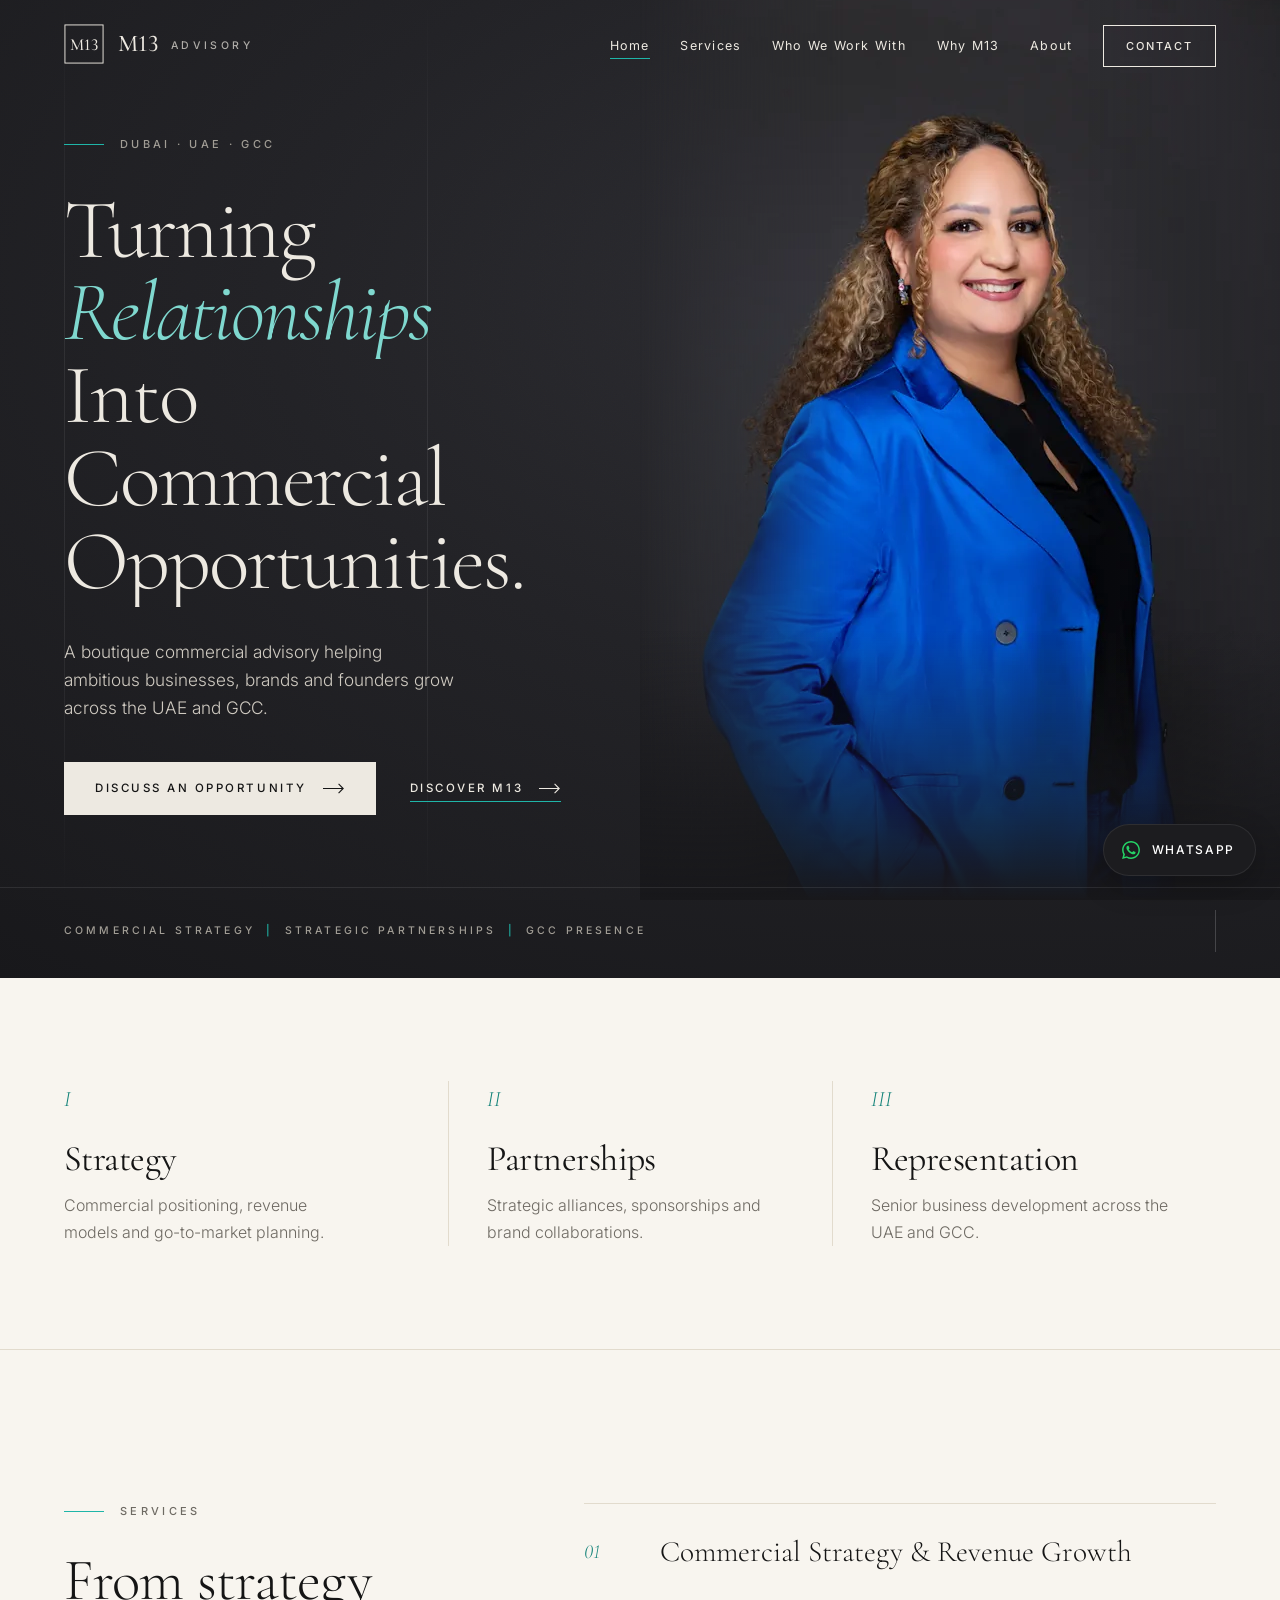
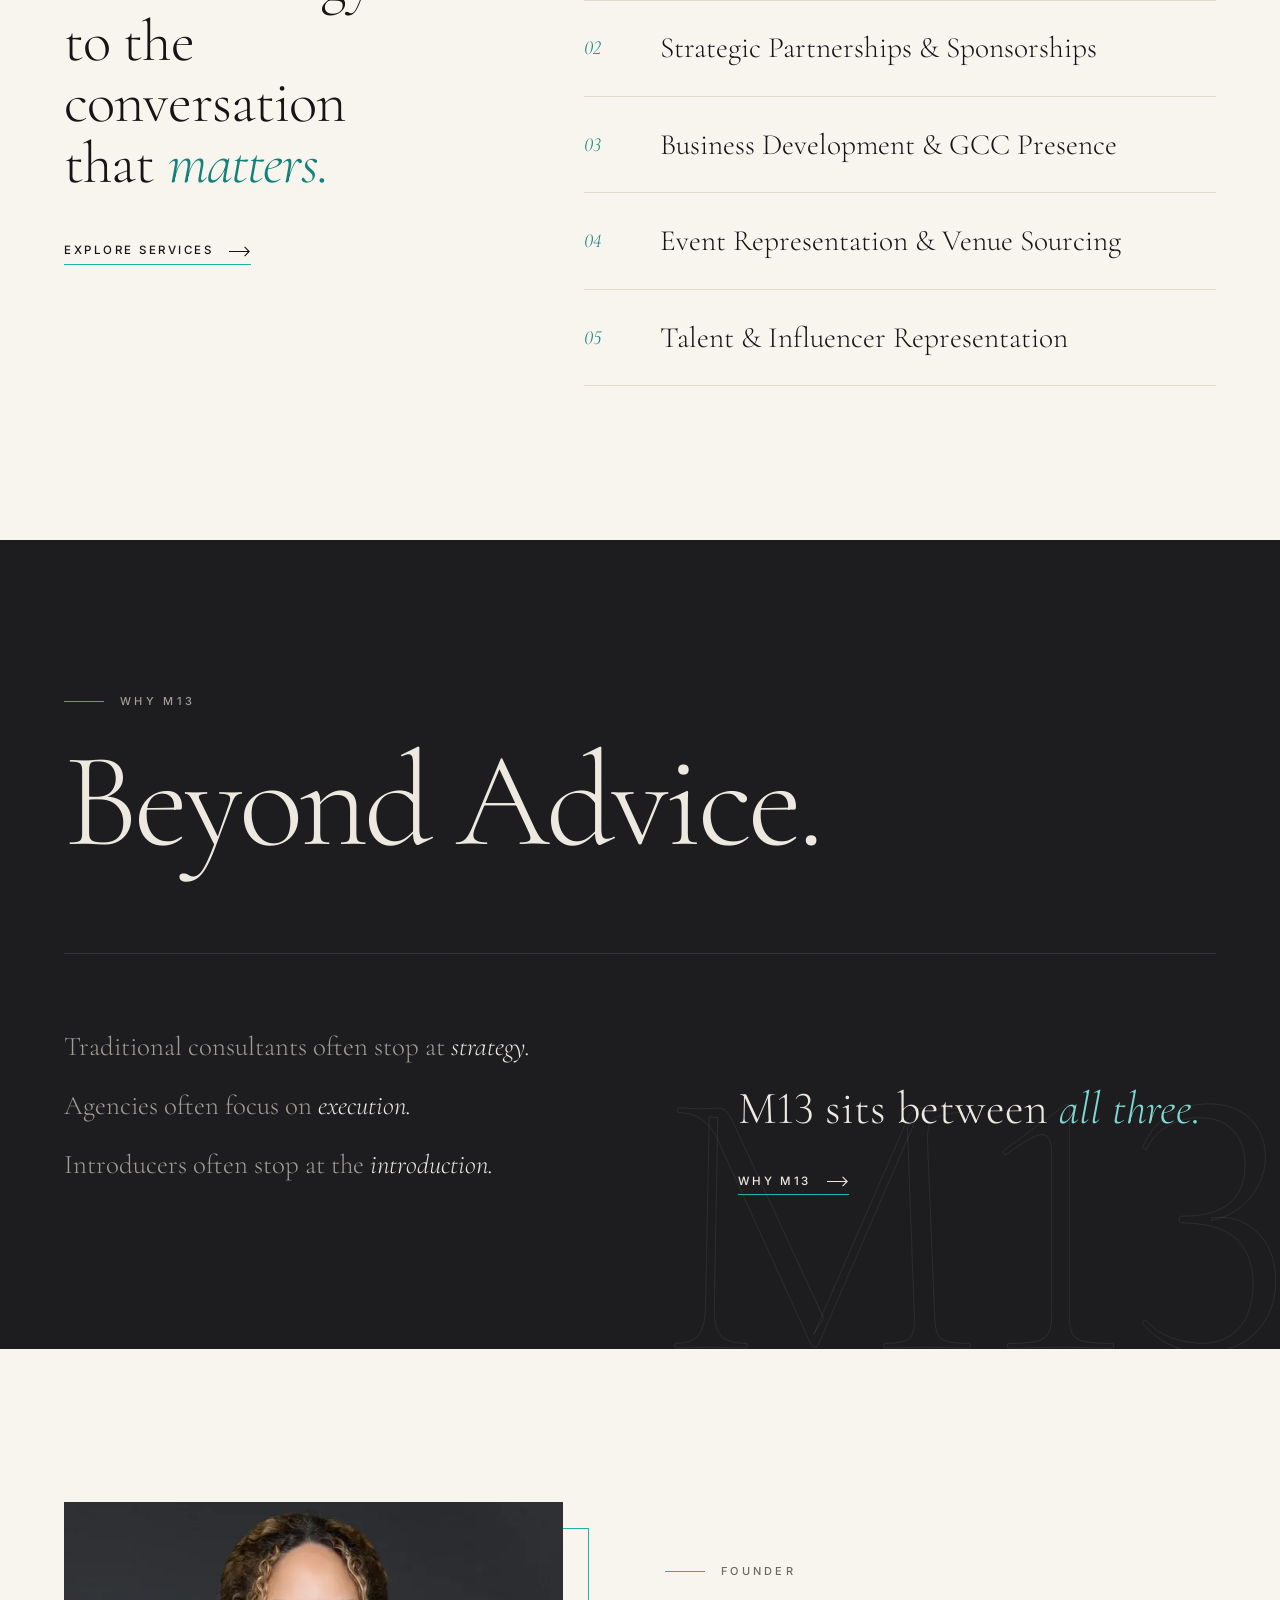
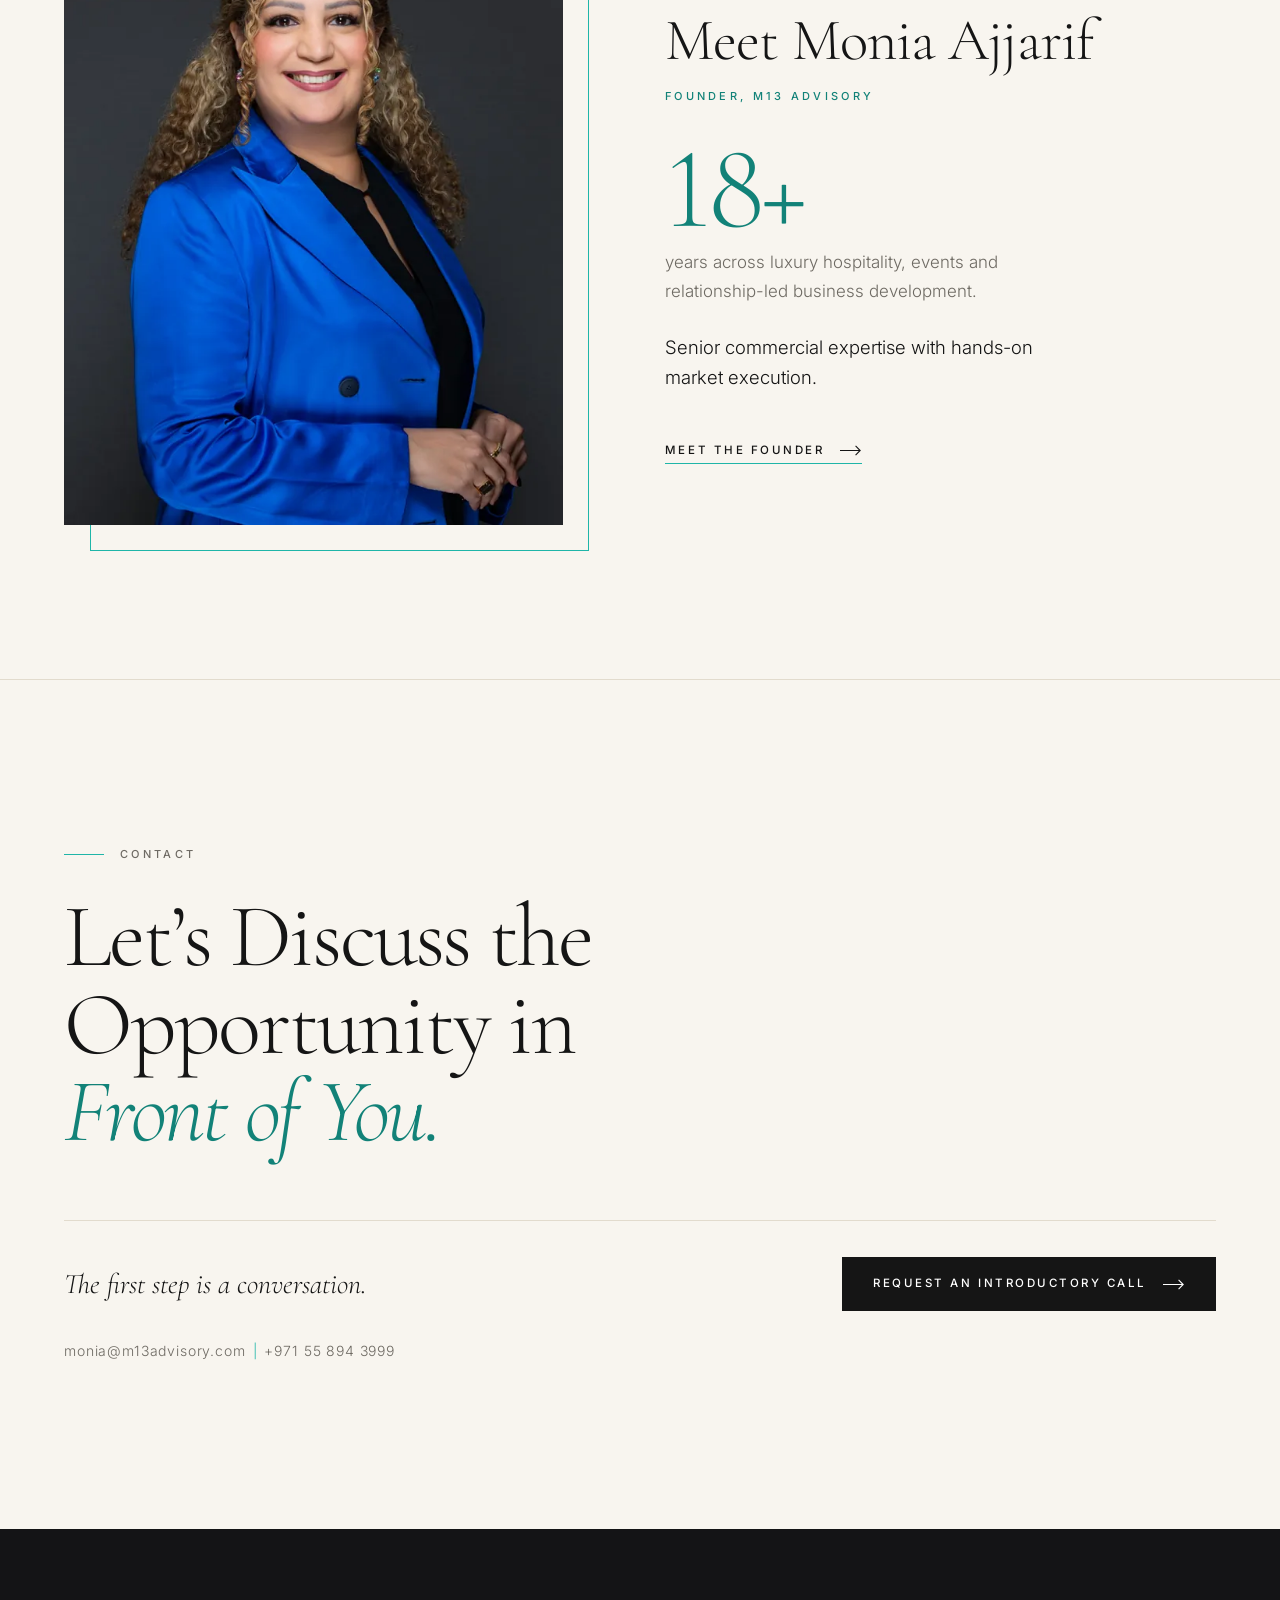
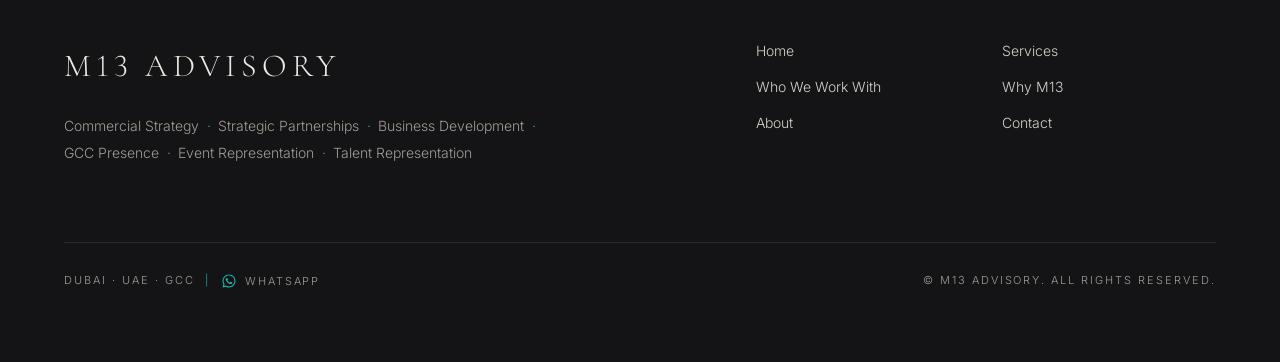
<file: index.html>
<!doctype html>
<html lang="en">
<head>
<meta charset="utf-8">
<meta name="viewport" content="width=device-width, initial-scale=1">
<title>M13 Advisory | Commercial Strategy &amp; Strategic Partnerships GCC</title>
<meta name="description" content="M13 Advisory is a Dubai-based boutique commercial advisory specialising in commercial strategy, strategic partnerships, business development and GCC market representation.">

<link rel="canonical" href="https://m13advisory.com/">
<meta property="og:type" content="website">
<meta property="og:site_name" content="M13 Advisory">
<meta property="og:title" content="M13 Advisory | Commercial Strategy &amp; Strategic Partnerships GCC">
<meta property="og:description" content="M13 Advisory is a Dubai-based boutique commercial advisory specialising in commercial strategy, strategic partnerships, business development and GCC market representation.">
<meta property="og:url" content="https://m13advisory.com/">
<meta property="og:image" content="https://m13advisory.com/assets/og-image.png">
<meta property="og:locale" content="en_GB">
<meta name="twitter:card" content="summary_large_image">
<meta name="twitter:title" content="M13 Advisory | Commercial Strategy &amp; Strategic Partnerships GCC">
<meta name="twitter:description" content="M13 Advisory is a Dubai-based boutique commercial advisory specialising in commercial strategy, strategic partnerships, business development and GCC market representation.">
<meta name="twitter:image" content="https://m13advisory.com/assets/og-image.png">
<meta name="theme-color" content="#1A1A1C">
<link rel="icon" href="favicon.svg" type="image/svg+xml">
<link rel="apple-touch-icon" href="assets/apple-touch-icon.png">
<link rel="preconnect" href="https://fonts.googleapis.com">
<link rel="preconnect" href="https://fonts.gstatic.com" crossorigin>
<link href="https://fonts.googleapis.com/css2?family=Cormorant+Garamond:ital,wght@0,300;0,400;0,500;0,600;1,300;1,400;1,500&family=Inter:wght@300;400;500;600&display=swap" rel="stylesheet">
<link rel="stylesheet" href="assets/styles.css">
<script>document.documentElement.classList.add('js')</script>
</head>
<body class="has-dark-hero">
<a class="skip" href="#main">Skip to content</a>
<header class="site-header" data-header>
  <div class="wrap header-inner">
    <a class="brand" href="index.html" aria-label="M13 Advisory — Home">
  <svg class="brand-mark" viewBox="0 0 64 64" aria-hidden="true"><rect x="1.5" y="1.5" width="61" height="61" fill="none" stroke="currentColor" stroke-width="1.5"/><text x="32" y="42" text-anchor="middle" font-family="Cormorant Garamond, Georgia, serif" font-size="27" font-weight="500" fill="currentColor">M13</text></svg>
  <span class="brand-word">M13 <span>Advisory</span></span>
</a>
    <button class="menu-toggle" aria-expanded="false" aria-controls="site-nav" aria-label="Open menu"><span></span><span></span></button>
    <nav id="site-nav" class="site-nav" aria-label="Main">
      <ul>
<li><a href="index.html" aria-current="page">Home</a></li>
<li><a href="services.html">Services</a></li>
<li><a href="who-we-work-with.html">Who We Work With</a></li>
<li><a href="why-m13.html">Why M13</a></li>
<li><a href="about.html">About</a></li>
<li><a href="contact.html" class="nav-cta">Contact</a></li>
      </ul>
    </nav>
  </div>
</header>
<main id="main">

<section class="hero dark grain">
  <div class="hero-media"><figure class="photo hero-photo">
  <span class="photo-fallback" aria-hidden="true"><span class="pf-initials">MA</span><span class="pf-rule"></span><span class="pf-cap">Monia Ajjarif</span></span>
  <picture><source type="image/webp" srcset="assets/img/monia-pocket-640.webp 640w, assets/img/monia-pocket-1100.webp 1100w" sizes="(max-width: 960px) 100vw, 50vw"><img src="assets/img/monia-pocket-1100.webp" alt="Monia Ajjarif, Founder, M13 Advisory" width="1100" height="1650" fetchpriority="high" decoding="async" onerror="this.closest('figure').classList.add('img-missing')"></picture>
</figure></div>
  <div class="hero-lines" aria-hidden="true"><span></span><span></span><span></span></div>
  <div class="wrap hero-inner">
    <p class="eyebrow hero-in" style="--d:.1s"><span>Dubai · UAE · GCC</span></p>
    <h1 class="hero-title"><span class="ln"><span style="--d:.2s">Turning <em>Relationships</em></span></span> <span class="ln"><span style="--d:.34s">Into Commercial</span></span> <span class="ln"><span style="--d:.48s">Opportunities.</span></span></h1>
    <p class="hero-lead hero-in" style="--d:.8s">A boutique commercial advisory helping ambitious businesses, brands and founders grow across the UAE and GCC.</p>
    <div class="actions hero-in" style="--d:.95s"><a class="btn btn-light" href="contact.html"><span>Discuss an Opportunity</span><svg class="arrow" viewBox="0 0 24 12" aria-hidden="true"><path d="M0 6h22M17 1l5 5-5 5" fill="none" stroke="currentColor" stroke-width="1.2"/></svg></a><a class="btn btn-ghost" href="about.html"><span>Discover M13</span><svg class="arrow" viewBox="0 0 24 12" aria-hidden="true"><path d="M0 6h22M17 1l5 5-5 5" fill="none" stroke="currentColor" stroke-width="1.2"/></svg></a></div>
  </div>
  <div class="wrap hero-foot hero-in" style="--d:1.15s">
    <p>Commercial Strategy <span class="sep">|</span> Strategic Partnerships <span class="sep">|</span> GCC Presence</p>
    <span class="scroll-cue" aria-hidden="true"></span>
  </div>
</section>

<section class="pillar-strip">
  <div class="wrap">
    <ol class="trio">
      <li class="reveal"><span class="trio-num">I</span><h2>Strategy</h2><p>Commercial positioning, revenue models and go-to-market planning.</p></li>
      <li class="reveal" style="--d:.1s"><span class="trio-num">II</span><h2>Partnerships</h2><p>Strategic alliances, sponsorships and brand collaborations.</p></li>
      <li class="reveal" style="--d:.2s"><span class="trio-num">III</span><h2>Representation</h2><p>Senior business development across the UAE and GCC.</p></li>
    </ol>
  </div>
</section>

<section class="section svc-index-sec">
  <div class="wrap idx-grid">
    <div class="idx-head reveal">
      <p class="eyebrow"><span>Services</span></p>
      <h2 class="display-2">From strategy to the conversation that <em>matters.</em></h2>
      <a class="btn btn-ghost" href="services.html"><span>Explore Services</span><svg class="arrow" viewBox="0 0 24 12" aria-hidden="true"><path d="M0 6h22M17 1l5 5-5 5" fill="none" stroke="currentColor" stroke-width="1.2"/></svg></a>
    </div>
    <ol class="svc-index">
<li class="reveal" style="--d:0.00s"><a class="idx-row" href="services.html#01">
  <span class="idx-num">01</span>
  <span class="idx-title">Commercial Strategy &amp; Revenue Growth</span>
  <span class="idx-go" aria-hidden="true"><svg class="arrow" viewBox="0 0 24 12" aria-hidden="true"><path d="M0 6h22M17 1l5 5-5 5" fill="none" stroke="currentColor" stroke-width="1.2"/></svg></span>
</a></li>
<li class="reveal" style="--d:0.05s"><a class="idx-row" href="services.html#02">
  <span class="idx-num">02</span>
  <span class="idx-title">Strategic Partnerships &amp; Sponsorships</span>
  <span class="idx-go" aria-hidden="true"><svg class="arrow" viewBox="0 0 24 12" aria-hidden="true"><path d="M0 6h22M17 1l5 5-5 5" fill="none" stroke="currentColor" stroke-width="1.2"/></svg></span>
</a></li>
<li class="reveal" style="--d:0.10s"><a class="idx-row" href="services.html#03">
  <span class="idx-num">03</span>
  <span class="idx-title">Business Development &amp; GCC Presence</span>
  <span class="idx-go" aria-hidden="true"><svg class="arrow" viewBox="0 0 24 12" aria-hidden="true"><path d="M0 6h22M17 1l5 5-5 5" fill="none" stroke="currentColor" stroke-width="1.2"/></svg></span>
</a></li>
<li class="reveal" style="--d:0.15s"><a class="idx-row" href="services.html#04">
  <span class="idx-num">04</span>
  <span class="idx-title">Event Representation &amp; Venue Sourcing</span>
  <span class="idx-go" aria-hidden="true"><svg class="arrow" viewBox="0 0 24 12" aria-hidden="true"><path d="M0 6h22M17 1l5 5-5 5" fill="none" stroke="currentColor" stroke-width="1.2"/></svg></span>
</a></li>
<li class="reveal" style="--d:0.20s"><a class="idx-row" href="services.html#05">
  <span class="idx-num">05</span>
  <span class="idx-title">Talent &amp; Influencer Representation</span>
  <span class="idx-go" aria-hidden="true"><svg class="arrow" viewBox="0 0 24 12" aria-hidden="true"><path d="M0 6h22M17 1l5 5-5 5" fill="none" stroke="currentColor" stroke-width="1.2"/></svg></span>
</a></li>
    </ol>
  </div>
</section>

<section class="section beyond dark grain">
  <span class="beyond-m13" aria-hidden="true">M13</span>
  <div class="wrap">
    <p class="eyebrow"><span>Why M13</span></p>
    <h2 class="beyond-title reveal">Beyond Advice.</h2>
    <div class="beyond-grid">
      <ul class="beyond-list">
        <li class="reveal">Traditional consultants often stop at <span>strategy.</span></li>
        <li class="reveal" style="--d:.1s">Agencies often focus on <span>execution.</span></li>
        <li class="reveal" style="--d:.2s">Introducers often stop at the <span>introduction.</span></li>
      </ul>
      <div class="beyond-answer reveal" style="--d:.3s">
        <p class="statement">M13 sits between <em>all three.</em></p>
        <a class="btn btn-ghost" href="why-m13.html"><span>Why M13</span><svg class="arrow" viewBox="0 0 24 12" aria-hidden="true"><path d="M0 6h22M17 1l5 5-5 5" fill="none" stroke="currentColor" stroke-width="1.2"/></svg></a>
      </div>
    </div>
  </div>
</section>

<section class="section founder-teaser">
  <div class="wrap founder-grid">
    <div class="reveal reveal-img"><figure class="photo founder-photo">
  <span class="photo-fallback" aria-hidden="true"><span class="pf-initials">MA</span><span class="pf-rule"></span><span class="pf-cap">Monia Ajjarif</span></span>
  <picture><source type="image/webp" srcset="assets/img/monia-clasped-640.webp 640w, assets/img/monia-clasped-1100.webp 1100w" sizes="(max-width: 960px) 92vw, 46vw"><img src="assets/monia-ajjarif.jpg" alt="Monia Ajjarif, Founder, M13 Advisory" width="1100" height="1375" loading="lazy" decoding="async" onerror="this.closest('figure').classList.add('img-missing')"></picture>
</figure></div>
    <div class="founder-copy reveal" style="--d:.15s">
      <p class="eyebrow"><span>Founder</span></p>
      <h2 class="display-2">Meet Monia Ajjarif</h2>
      <p class="role">Founder, M13 Advisory</p>
      <p class="big-num"><span>18+</span>years across luxury hospitality, events and relationship-led business development.</p>
      <p class="lead">Senior commercial expertise with hands-on market execution.</p>
      <div class="actions"><a class="btn btn-ghost" href="about.html#founder"><span>Meet the Founder</span><svg class="arrow" viewBox="0 0 24 12" aria-hidden="true"><path d="M0 6h22M17 1l5 5-5 5" fill="none" stroke="currentColor" stroke-width="1.2"/></svg></a></div>
    </div>
  </div>
</section>

<section class="section cta-band">
  <div class="wrap">
    <div class="cta-inner reveal">
      <p class="eyebrow"><span>Contact</span></p>
      <h2 class="cta-title">Let’s Discuss the Opportunity in <em>Front of You.</em></h2>
      <div class="cta-row">
        <p class="lead">The first step is a conversation.</p>
        <div class="actions"><a class="btn btn-primary" href="contact.html"><span>Request an Introductory Call</span><svg class="arrow" viewBox="0 0 24 12" aria-hidden="true"><path d="M0 6h22M17 1l5 5-5 5" fill="none" stroke="currentColor" stroke-width="1.2"/></svg></a></div>
      </div>
      <p class="cta-contacts"><a href="mailto:monia@m13advisory.com">monia@m13advisory.com</a><span class="sep">|</span><a href="tel:+971558943999">+971 55 894 3999</a></p>
    </div>
  </div>
</section>

</main>
<footer class="site-footer">
  <div class="wrap">
    <div class="footer-top">
      <div>
        <p class="footer-brand">M13 ADVISORY</p>
        <p class="footer-services"><span class="nw">Commercial Strategy</span> <span class="dot">·</span> <span class="nw">Strategic Partnerships</span> <span class="dot">·</span> <span class="nw">Business Development</span> <span class="dot">·</span> <span class="nw">GCC Presence</span> <span class="dot">·</span> <span class="nw">Event Representation</span> <span class="dot">·</span> <span class="nw">Talent Representation</span></p>
      </div>
      <nav aria-label="Footer"><ul class="footer-nav"><li><a href="index.html">Home</a></li> <li><a href="services.html">Services</a></li> <li><a href="who-we-work-with.html">Who We Work With</a></li> <li><a href="why-m13.html">Why M13</a></li> <li><a href="about.html">About</a></li> <li><a href="contact.html">Contact</a></li></ul></nav>
    </div>
    <div class="footer-bottom">
      <p>Dubai · UAE · GCC <span class="sep">|</span> <a class="footer-wa" href="https://wa.me/971558943999?text=Hello%20Monia%2C%20I%20found%20M13%20Advisory%27s%20website%20and%20would%20like%20to%20discuss%20a%20commercial%20opportunity." target="_blank" rel="noopener" aria-label="Message Monia on WhatsApp"><svg viewBox="0 0 32 32" width="22" height="22" aria-hidden="true" focusable="false"><path fill="currentColor" d="M16.04 3C8.86 3 3.03 8.82 3.03 16c0 2.29.6 4.53 1.74 6.5L3 29l6.68-1.75A12.95 12.95 0 0 0 16.04 29C23.2 29 29 23.18 29 16S23.2 3 16.04 3zm0 23.8c-1.95 0-3.86-.52-5.53-1.51l-.4-.24-3.96 1.04 1.06-3.86-.26-.4A10.77 10.77 0 0 1 5.2 16c0-5.97 4.86-10.82 10.84-10.82 5.97 0 10.82 4.85 10.82 10.82 0 5.98-4.85 10.8-10.82 10.8zm5.94-8.1c-.33-.16-1.93-.95-2.23-1.06-.3-.11-.52-.16-.74.16-.22.33-.85 1.06-1.04 1.28-.19.22-.38.25-.71.08-.33-.16-1.38-.51-2.63-1.62-.97-.87-1.63-1.94-1.82-2.27-.19-.33-.02-.5.14-.67.15-.15.33-.38.49-.57.16-.19.22-.33.33-.55.11-.22.05-.41-.03-.57-.08-.16-.74-1.78-1.01-2.44-.27-.64-.54-.55-.74-.56h-.63c-.22 0-.57.08-.87.41-.3.33-1.14 1.11-1.14 2.71s1.17 3.15 1.33 3.36c.16.22 2.3 3.51 5.57 4.92.78.34 1.39.54 1.86.69.78.25 1.5.21 2.06.13.63-.09 1.93-.79 2.2-1.55.27-.76.27-1.42.19-1.55-.08-.14-.3-.22-.63-.38z"/></svg><span>WhatsApp</span></a></p>
      <p>© M13 Advisory. All rights reserved.</p>
    </div>
  </div>
</footer>
<a class="wa-float" href="https://wa.me/971558943999?text=Hello%20Monia%2C%20I%20found%20M13%20Advisory%27s%20website%20and%20would%20like%20to%20discuss%20a%20commercial%20opportunity." target="_blank" rel="noopener" aria-label="Message Monia on WhatsApp"><svg viewBox="0 0 32 32" width="22" height="22" aria-hidden="true" focusable="false"><path fill="currentColor" d="M16.04 3C8.86 3 3.03 8.82 3.03 16c0 2.29.6 4.53 1.74 6.5L3 29l6.68-1.75A12.95 12.95 0 0 0 16.04 29C23.2 29 29 23.18 29 16S23.2 3 16.04 3zm0 23.8c-1.95 0-3.86-.52-5.53-1.51l-.4-.24-3.96 1.04 1.06-3.86-.26-.4A10.77 10.77 0 0 1 5.2 16c0-5.97 4.86-10.82 10.84-10.82 5.97 0 10.82 4.85 10.82 10.82 0 5.98-4.85 10.8-10.82 10.8zm5.94-8.1c-.33-.16-1.93-.95-2.23-1.06-.3-.11-.52-.16-.74.16-.22.33-.85 1.06-1.04 1.28-.19.22-.38.25-.71.08-.33-.16-1.38-.51-2.63-1.62-.97-.87-1.63-1.94-1.82-2.27-.19-.33-.02-.5.14-.67.15-.15.33-.38.49-.57.16-.19.22-.33.33-.55.11-.22.05-.41-.03-.57-.08-.16-.74-1.78-1.01-2.44-.27-.64-.54-.55-.74-.56h-.63c-.22 0-.57.08-.87.41-.3.33-1.14 1.11-1.14 2.71s1.17 3.15 1.33 3.36c.16.22 2.3 3.51 5.57 4.92.78.34 1.39.54 1.86.69.78.25 1.5.21 2.06.13.63-.09 1.93-.79 2.2-1.55.27-.76.27-1.42.19-1.55-.08-.14-.3-.22-.63-.38z"/></svg><span class="wa-label">WhatsApp</span></a>
<script src="assets/main.js" defer></script>
</body>
</html>
</file>
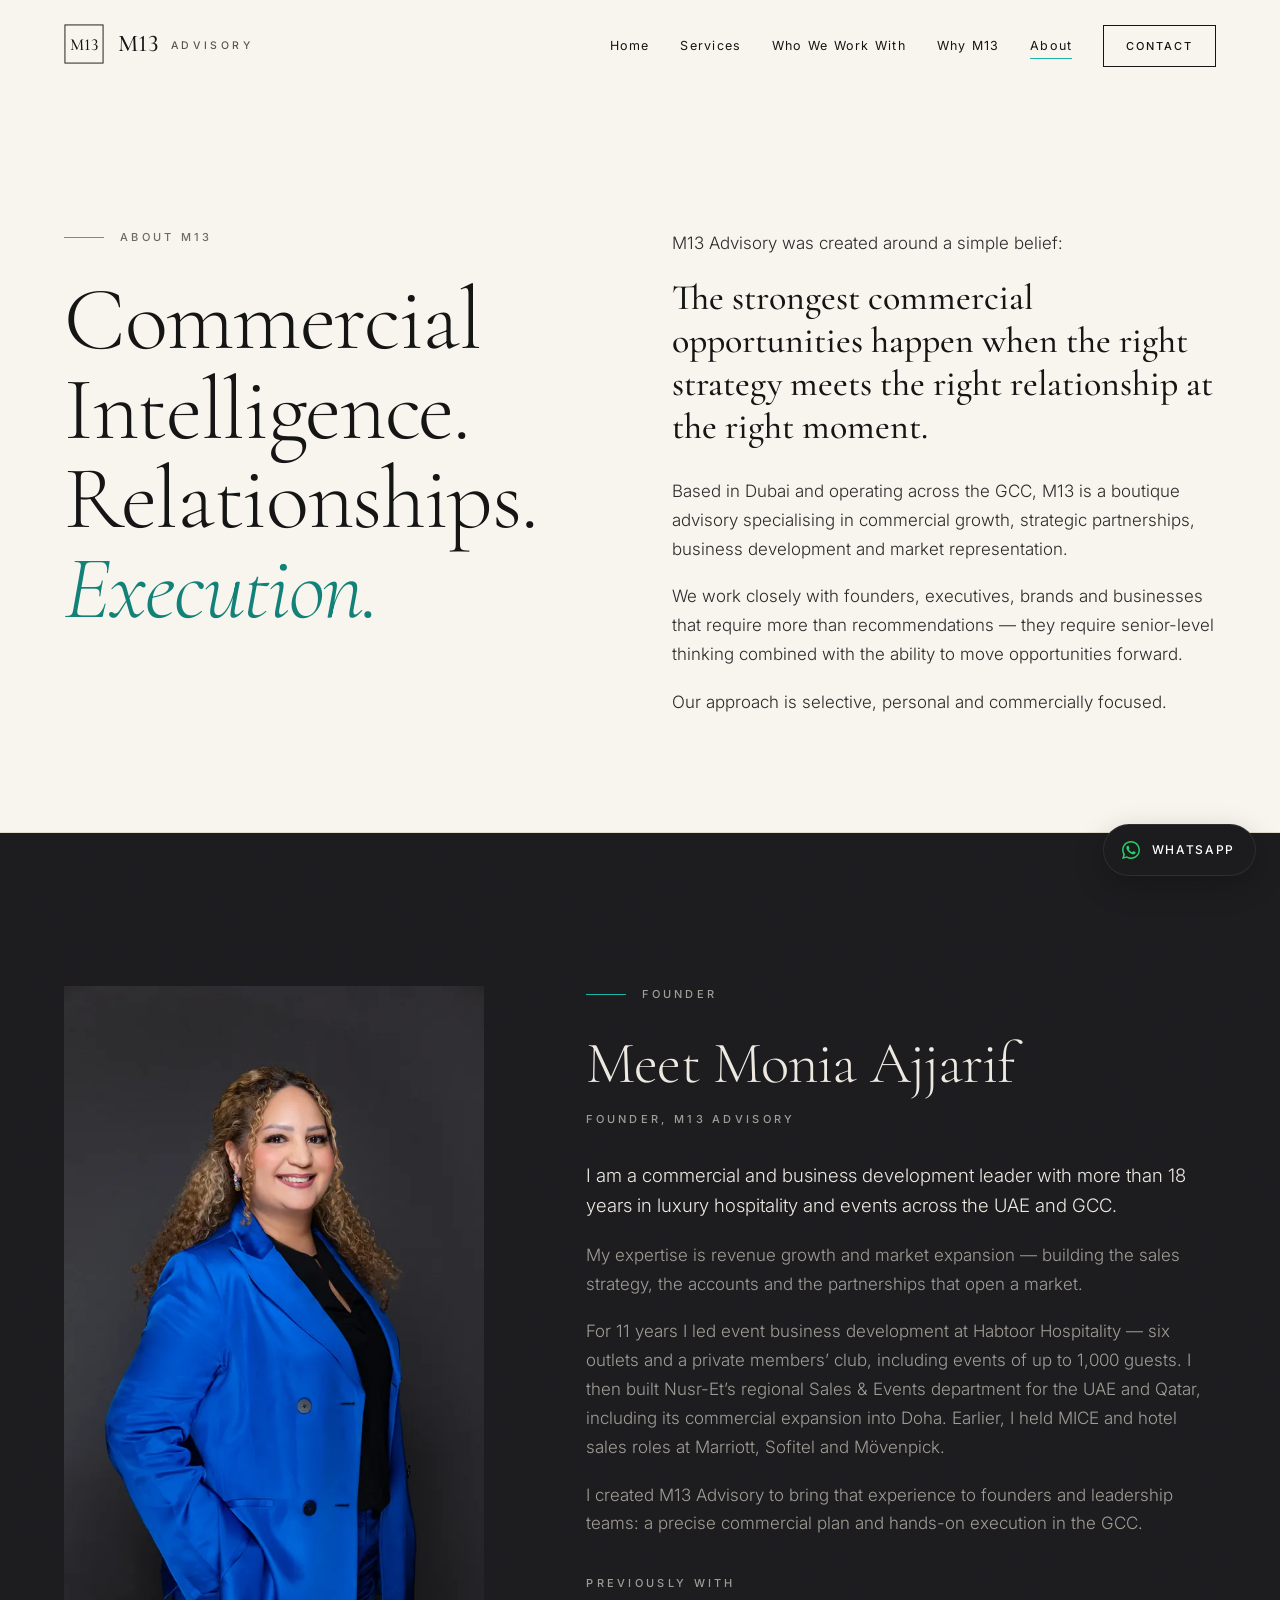
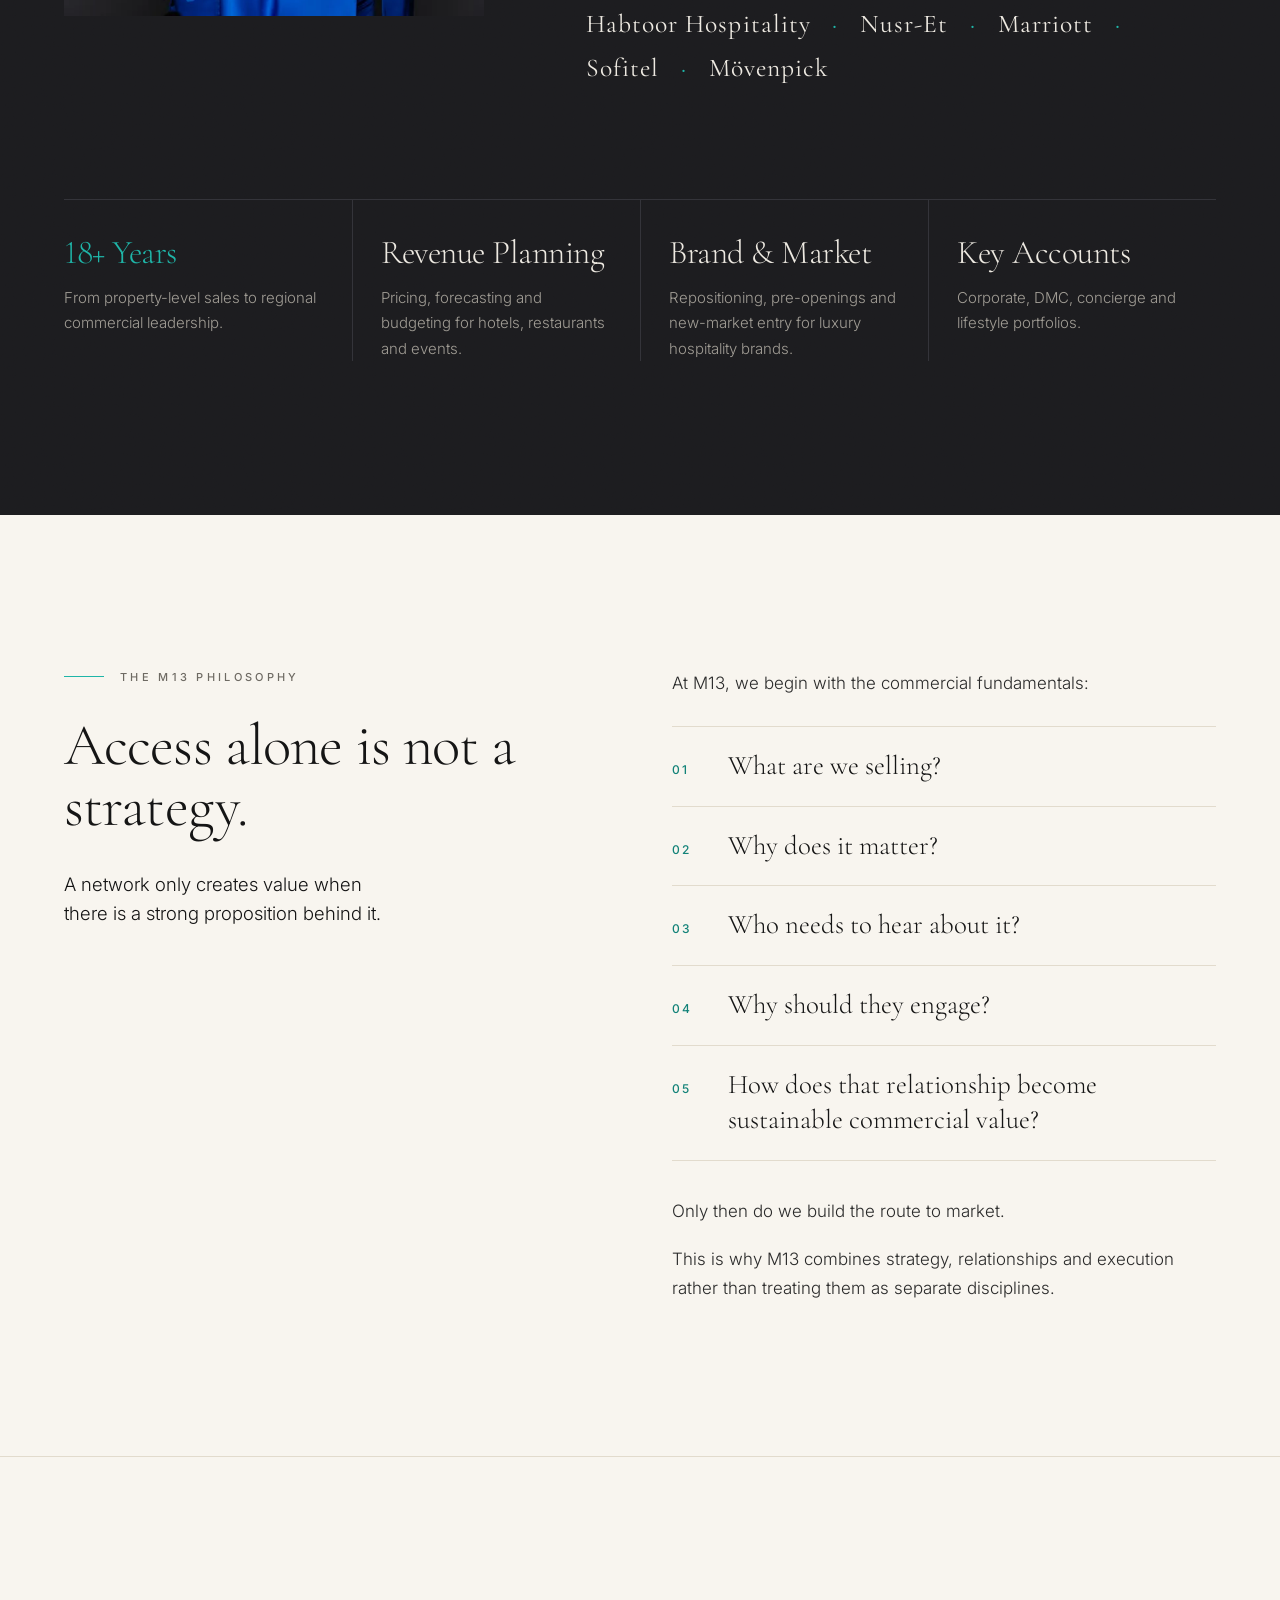
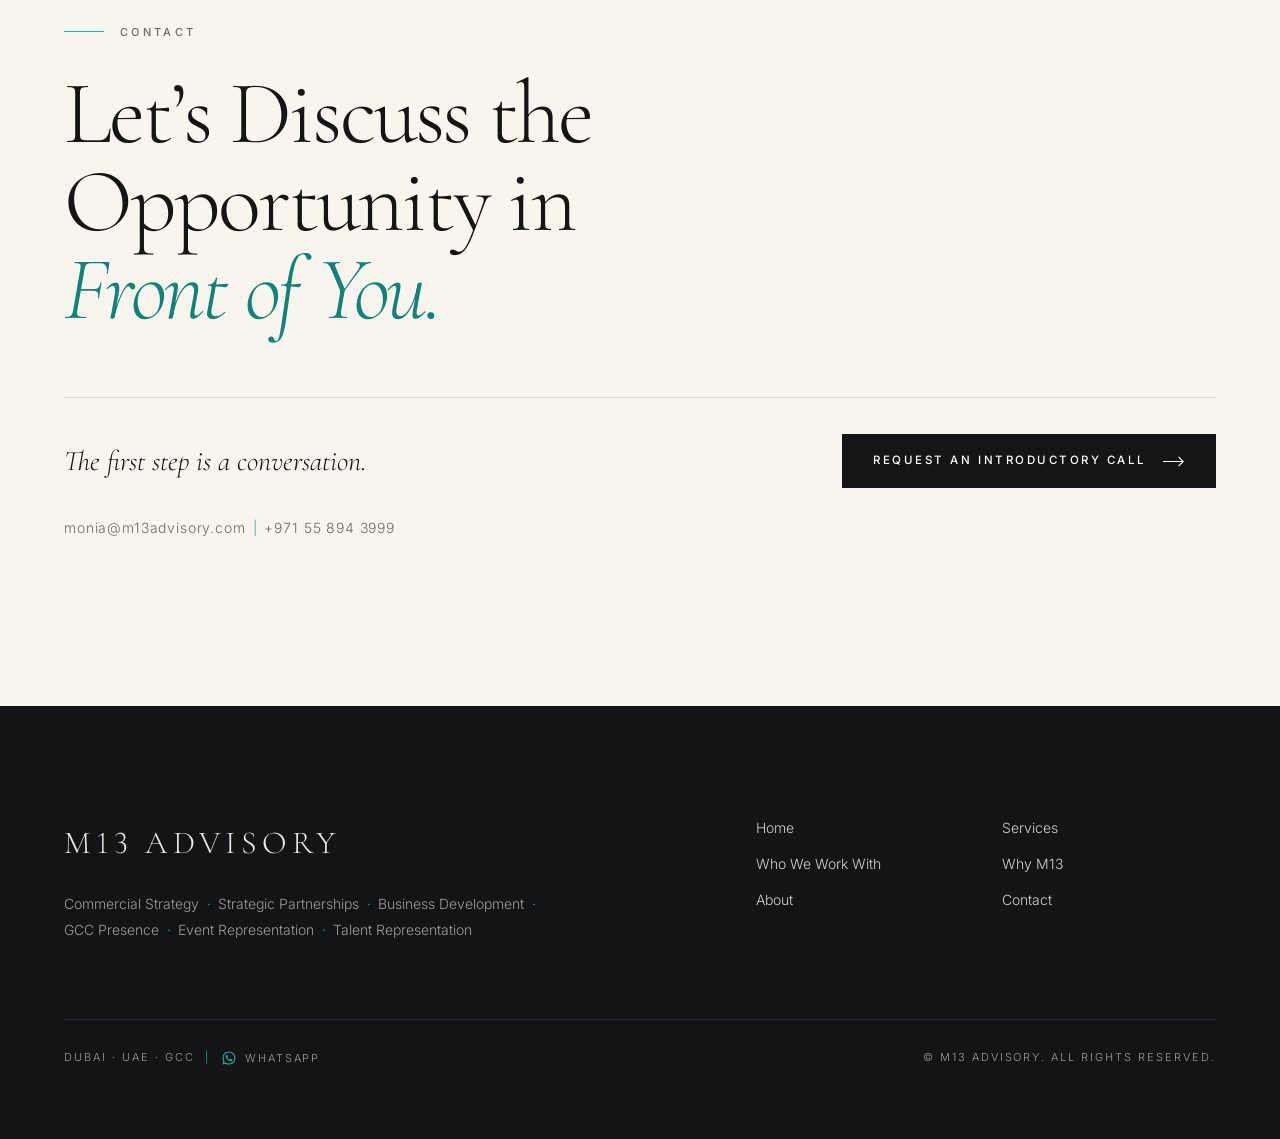
<file: about.html>
<!doctype html>
<html lang="en">
<head>
<meta charset="utf-8">
<meta name="viewport" content="width=device-width, initial-scale=1">
<title>About M13 Advisory | Commercial Growth &amp; GCC Market Access</title>
<meta name="description" content="Based in Dubai and operating across the GCC, M13 is a boutique advisory specialising in commercial growth, strategic partnerships, business development and market representation.">

<link rel="canonical" href="https://m13advisory.com/about.html">
<meta property="og:type" content="website">
<meta property="og:site_name" content="M13 Advisory">
<meta property="og:title" content="About M13 Advisory | Commercial Growth &amp; GCC Market Access">
<meta property="og:description" content="Based in Dubai and operating across the GCC, M13 is a boutique advisory specialising in commercial growth, strategic partnerships, business development and market representation.">
<meta property="og:url" content="https://m13advisory.com/about.html">
<meta property="og:image" content="https://m13advisory.com/assets/og-image.png">
<meta property="og:locale" content="en_GB">
<meta name="twitter:card" content="summary_large_image">
<meta name="twitter:title" content="About M13 Advisory | Commercial Growth &amp; GCC Market Access">
<meta name="twitter:description" content="Based in Dubai and operating across the GCC, M13 is a boutique advisory specialising in commercial growth, strategic partnerships, business development and market representation.">
<meta name="twitter:image" content="https://m13advisory.com/assets/og-image.png">
<meta name="theme-color" content="#1A1A1C">
<link rel="icon" href="favicon.svg" type="image/svg+xml">
<link rel="apple-touch-icon" href="assets/apple-touch-icon.png">
<link rel="preconnect" href="https://fonts.googleapis.com">
<link rel="preconnect" href="https://fonts.gstatic.com" crossorigin>
<link href="https://fonts.googleapis.com/css2?family=Cormorant+Garamond:ital,wght@0,300;0,400;0,500;0,600;1,300;1,400;1,500&family=Inter:wght@300;400;500;600&display=swap" rel="stylesheet">
<link rel="stylesheet" href="assets/styles.css">
<script>document.documentElement.classList.add('js')</script>
</head>
<body class="light-hero">
<a class="skip" href="#main">Skip to content</a>
<header class="site-header" data-header>
  <div class="wrap header-inner">
    <a class="brand" href="index.html" aria-label="M13 Advisory — Home">
  <svg class="brand-mark" viewBox="0 0 64 64" aria-hidden="true"><rect x="1.5" y="1.5" width="61" height="61" fill="none" stroke="currentColor" stroke-width="1.5"/><text x="32" y="42" text-anchor="middle" font-family="Cormorant Garamond, Georgia, serif" font-size="27" font-weight="500" fill="currentColor">M13</text></svg>
  <span class="brand-word">M13 <span>Advisory</span></span>
</a>
    <button class="menu-toggle" aria-expanded="false" aria-controls="site-nav" aria-label="Open menu"><span></span><span></span></button>
    <nav id="site-nav" class="site-nav" aria-label="Main">
      <ul>
<li><a href="index.html">Home</a></li>
<li><a href="services.html">Services</a></li>
<li><a href="who-we-work-with.html">Who We Work With</a></li>
<li><a href="why-m13.html">Why M13</a></li>
<li><a href="about.html" aria-current="page">About</a></li>
<li><a href="contact.html" class="nav-cta">Contact</a></li>
      </ul>
    </nav>
  </div>
</header>
<main id="main">

<section class="page-hero">
  <div class="wrap split">
    <div>
      <p class="eyebrow"><span>About M13</span></p>
      <h1 class="display-1">Commercial Intelligence. Relationships. <em>Execution.</em></h1>
    </div>
    <div class="prose">
      <p>M13 Advisory was created around a simple belief:</p>
      <p class="statement"><strong>The strongest commercial opportunities happen when the right strategy meets the right relationship at the right moment.</strong></p>
      <p>Based in Dubai and operating across the GCC, M13 is a boutique advisory specialising in commercial growth, strategic partnerships, business development and market representation.</p>
      <p>We work closely with founders, executives, brands and businesses that require more than recommendations — they require senior-level thinking combined with the ability to move opportunities forward.</p>
      <p>Our approach is selective, personal and commercially focused.</p>
    </div>
  </div>
</section>
<section class="section dark grain founder-feature" id="founder">
  <div class="wrap founder-grid">
    <div class="reveal reveal-img"><figure class="photo founder-photo tall">
  <span class="photo-fallback" aria-hidden="true"><span class="pf-initials">MA</span><span class="pf-rule"></span><span class="pf-cap">Monia Ajjarif</span></span>
  <picture><source type="image/webp" srcset="assets/img/monia-pocket-640.webp 640w, assets/img/monia-pocket-1100.webp 1100w" sizes="(max-width: 960px) 92vw, 40vw"><img src="assets/img/monia-pocket-1100.webp" alt="Monia Ajjarif, Founder, M13 Advisory" width="1100" height="1650" loading="lazy" decoding="async" onerror="this.closest('figure').classList.add('img-missing')"></picture>
</figure></div>
    <div class="prose">
      <p class="eyebrow"><span>Founder</span></p>
      <h2 class="display-2">Meet Monia Ajjarif</h2>
      <p class="role">Founder, M13 Advisory</p>
<p class="lead">I am a commercial and business development leader with more than 18 years in luxury hospitality and events across the UAE and GCC.</p>
<p>My expertise is revenue growth and market expansion — building the sales strategy, the accounts and the partnerships that open a market.</p>
<p>For 11 years I led event business development at Habtoor Hospitality — six outlets and a private members’ club, including events of up to 1,000 guests. I then built Nusr-Et’s regional Sales &amp; Events department for the UAE and Qatar, including its commercial expansion into Doha. Earlier, I held MICE and hotel sales roles at Marriott, Sofitel and Mövenpick.</p>
<p>I created M13 Advisory to bring that experience to founders and leadership teams: a precise commercial plan and hands-on execution in the GCC.</p>
      <p class="past-houses-label">Previously with</p>
      <ul class="past-houses">
<li>Habtoor Hospitality</li>
<li>Nusr-Et</li>
<li>Marriott</li>
<li>Sofitel</li>
<li>Mövenpick</li>
      </ul>
    </div>
  </div>
  <div class="wrap">
    <ul class="stats">
<li><h3>18+ Years</h3><p>From property-level sales to regional commercial leadership.</p></li>
<li><h3>Revenue Planning</h3><p>Pricing, forecasting and budgeting for hotels, restaurants and events.</p></li>
<li><h3>Brand &amp; Market</h3><p>Repositioning, pre-openings and new-market entry for luxury hospitality brands.</p></li>
<li><h3>Key Accounts</h3><p>Corporate, DMC, concierge and lifestyle portfolios.</p></li>
    </ul>
  </div>
</section>
<section class="section philosophy" id="philosophy">
  <div class="wrap split">
    <div>
      <p class="eyebrow"><span>The M13 Philosophy</span></p>
      <h2 class="display-2">Access alone is not a strategy.</h2>
      <p class="lead">A network only creates value when there is a strong proposition behind it.</p>
    </div>
    <div class="prose">
      <p>At M13, we begin with the commercial fundamentals:</p>
      <ol class="questions">
<li><span class="num">01</span>What are we selling?</li>
<li><span class="num">02</span>Why does it matter?</li>
<li><span class="num">03</span>Who needs to hear about it?</li>
<li><span class="num">04</span>Why should they engage?</li>
<li><span class="num">05</span>How does that relationship become sustainable commercial value?</li>
      </ol>
      <p>Only then do we build the route to market.</p>
      <p>This is why M13 combines strategy, relationships and execution rather than treating them as separate disciplines.</p>
    </div>
  </div>
</section>
<section class="section cta-band">
  <div class="wrap">
    <div class="cta-inner reveal">
      <p class="eyebrow"><span>Contact</span></p>
      <h2 class="cta-title">Let’s Discuss the Opportunity in <em>Front of You.</em></h2>
      <div class="cta-row">
        <p class="lead">The first step is a conversation.</p>
        <div class="actions"><a class="btn btn-primary" href="contact.html"><span>Request an Introductory Call</span><svg class="arrow" viewBox="0 0 24 12" aria-hidden="true"><path d="M0 6h22M17 1l5 5-5 5" fill="none" stroke="currentColor" stroke-width="1.2"/></svg></a></div>
      </div>
      <p class="cta-contacts"><a href="mailto:monia@m13advisory.com">monia@m13advisory.com</a><span class="sep">|</span><a href="tel:+971558943999">+971 55 894 3999</a></p>
    </div>
  </div>
</section>

</main>
<footer class="site-footer">
  <div class="wrap">
    <div class="footer-top">
      <div>
        <p class="footer-brand">M13 ADVISORY</p>
        <p class="footer-services"><span class="nw">Commercial Strategy</span> <span class="dot">·</span> <span class="nw">Strategic Partnerships</span> <span class="dot">·</span> <span class="nw">Business Development</span> <span class="dot">·</span> <span class="nw">GCC Presence</span> <span class="dot">·</span> <span class="nw">Event Representation</span> <span class="dot">·</span> <span class="nw">Talent Representation</span></p>
      </div>
      <nav aria-label="Footer"><ul class="footer-nav"><li><a href="index.html">Home</a></li> <li><a href="services.html">Services</a></li> <li><a href="who-we-work-with.html">Who We Work With</a></li> <li><a href="why-m13.html">Why M13</a></li> <li><a href="about.html">About</a></li> <li><a href="contact.html">Contact</a></li></ul></nav>
    </div>
    <div class="footer-bottom">
      <p>Dubai · UAE · GCC <span class="sep">|</span> <a class="footer-wa" href="https://wa.me/971558943999?text=Hello%20Monia%2C%20I%20found%20M13%20Advisory%27s%20website%20and%20would%20like%20to%20discuss%20a%20commercial%20opportunity." target="_blank" rel="noopener" aria-label="Message Monia on WhatsApp"><svg viewBox="0 0 32 32" width="22" height="22" aria-hidden="true" focusable="false"><path fill="currentColor" d="M16.04 3C8.86 3 3.03 8.82 3.03 16c0 2.29.6 4.53 1.74 6.5L3 29l6.68-1.75A12.95 12.95 0 0 0 16.04 29C23.2 29 29 23.18 29 16S23.2 3 16.04 3zm0 23.8c-1.95 0-3.86-.52-5.53-1.51l-.4-.24-3.96 1.04 1.06-3.86-.26-.4A10.77 10.77 0 0 1 5.2 16c0-5.97 4.86-10.82 10.84-10.82 5.97 0 10.82 4.85 10.82 10.82 0 5.98-4.85 10.8-10.82 10.8zm5.94-8.1c-.33-.16-1.93-.95-2.23-1.06-.3-.11-.52-.16-.74.16-.22.33-.85 1.06-1.04 1.28-.19.22-.38.25-.71.08-.33-.16-1.38-.51-2.63-1.62-.97-.87-1.63-1.94-1.82-2.27-.19-.33-.02-.5.14-.67.15-.15.33-.38.49-.57.16-.19.22-.33.33-.55.11-.22.05-.41-.03-.57-.08-.16-.74-1.78-1.01-2.44-.27-.64-.54-.55-.74-.56h-.63c-.22 0-.57.08-.87.41-.3.33-1.14 1.11-1.14 2.71s1.17 3.15 1.33 3.36c.16.22 2.3 3.51 5.57 4.92.78.34 1.39.54 1.86.69.78.25 1.5.21 2.06.13.63-.09 1.93-.79 2.2-1.55.27-.76.27-1.42.19-1.55-.08-.14-.3-.22-.63-.38z"/></svg><span>WhatsApp</span></a></p>
      <p>© M13 Advisory. All rights reserved.</p>
    </div>
  </div>
</footer>
<a class="wa-float" href="https://wa.me/971558943999?text=Hello%20Monia%2C%20I%20found%20M13%20Advisory%27s%20website%20and%20would%20like%20to%20discuss%20a%20commercial%20opportunity." target="_blank" rel="noopener" aria-label="Message Monia on WhatsApp"><svg viewBox="0 0 32 32" width="22" height="22" aria-hidden="true" focusable="false"><path fill="currentColor" d="M16.04 3C8.86 3 3.03 8.82 3.03 16c0 2.29.6 4.53 1.74 6.5L3 29l6.68-1.75A12.95 12.95 0 0 0 16.04 29C23.2 29 29 23.18 29 16S23.2 3 16.04 3zm0 23.8c-1.95 0-3.86-.52-5.53-1.51l-.4-.24-3.96 1.04 1.06-3.86-.26-.4A10.77 10.77 0 0 1 5.2 16c0-5.97 4.86-10.82 10.84-10.82 5.97 0 10.82 4.85 10.82 10.82 0 5.98-4.85 10.8-10.82 10.8zm5.94-8.1c-.33-.16-1.93-.95-2.23-1.06-.3-.11-.52-.16-.74.16-.22.33-.85 1.06-1.04 1.28-.19.22-.38.25-.71.08-.33-.16-1.38-.51-2.63-1.62-.97-.87-1.63-1.94-1.82-2.27-.19-.33-.02-.5.14-.67.15-.15.33-.38.49-.57.16-.19.22-.33.33-.55.11-.22.05-.41-.03-.57-.08-.16-.74-1.78-1.01-2.44-.27-.64-.54-.55-.74-.56h-.63c-.22 0-.57.08-.87.41-.3.33-1.14 1.11-1.14 2.71s1.17 3.15 1.33 3.36c.16.22 2.3 3.51 5.57 4.92.78.34 1.39.54 1.86.69.78.25 1.5.21 2.06.13.63-.09 1.93-.79 2.2-1.55.27-.76.27-1.42.19-1.55-.08-.14-.3-.22-.63-.38z"/></svg><span class="wa-label">WhatsApp</span></a>
<script src="assets/main.js" defer></script>
</body>
</html>
</file>
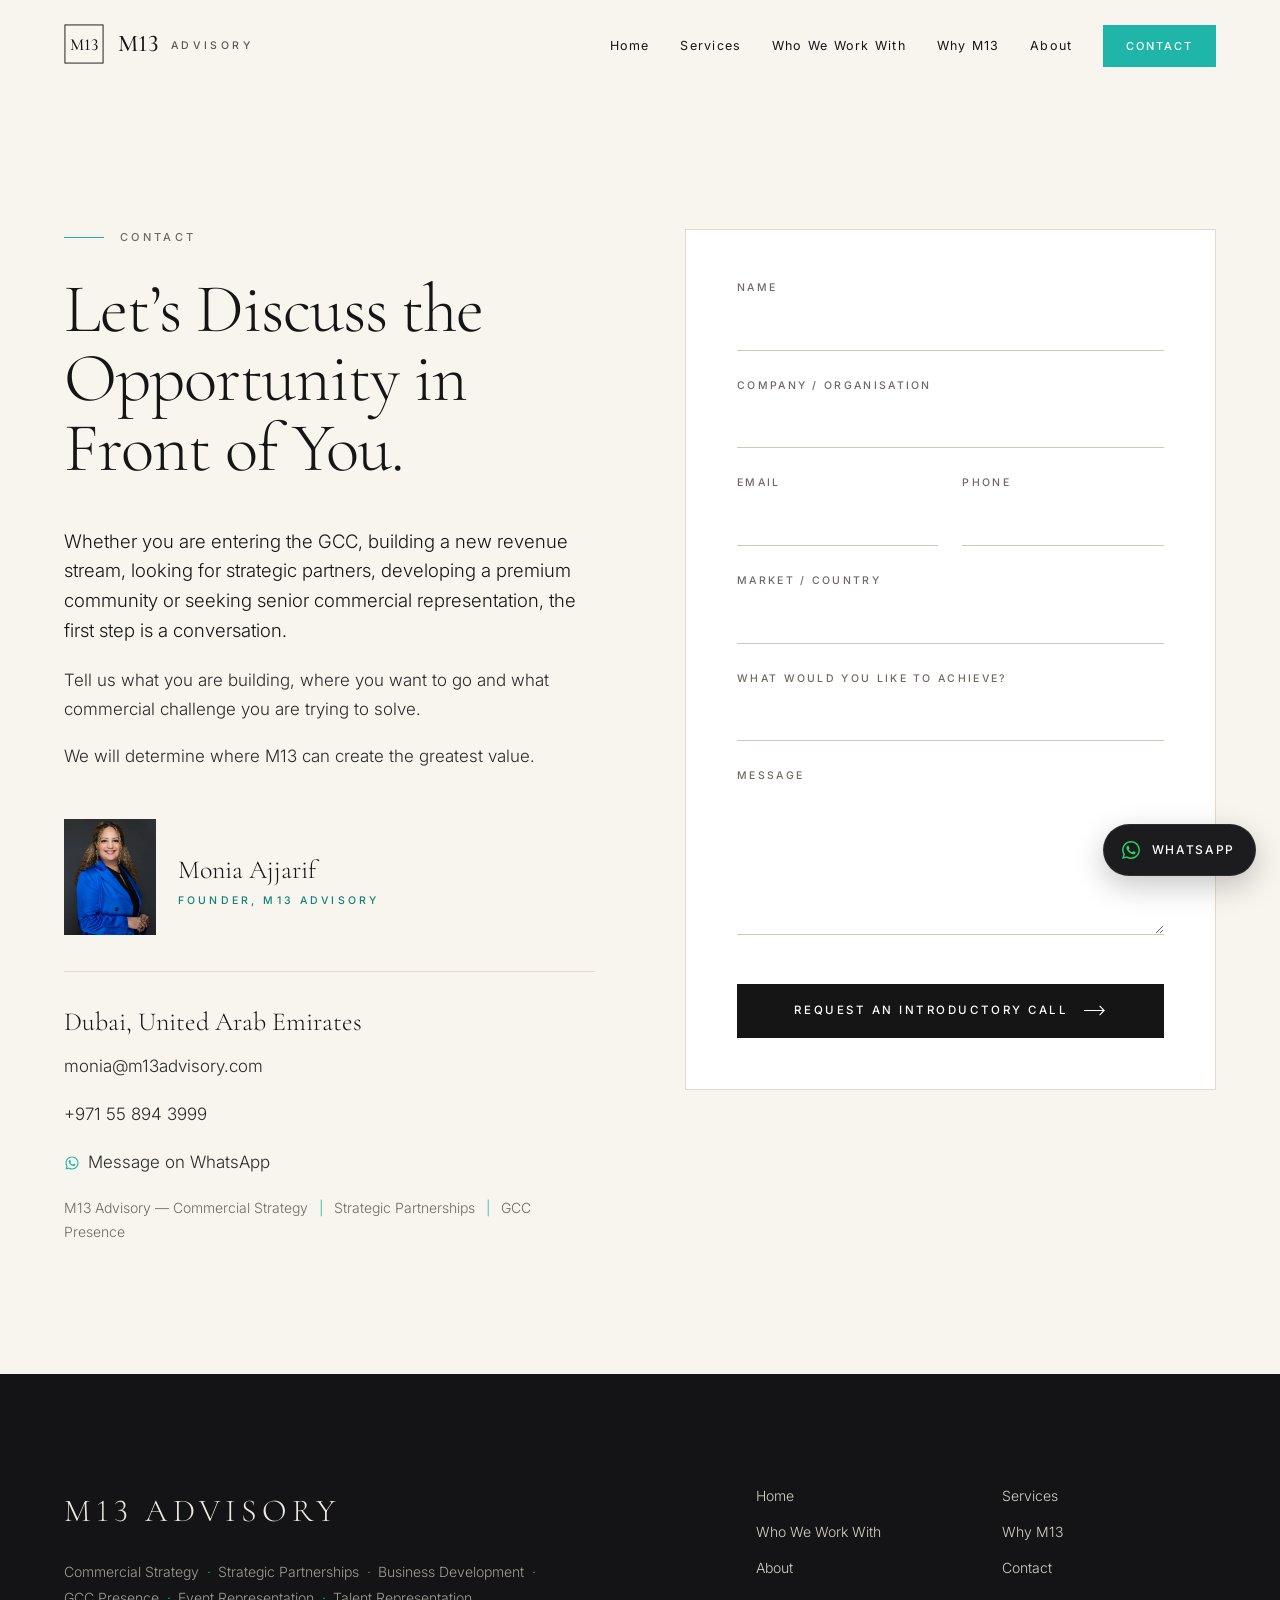
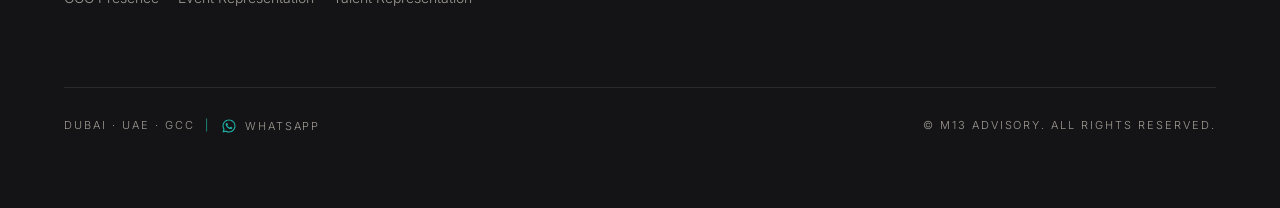
<file: contact.html>
<!doctype html>
<html lang="en">
<head>
<meta charset="utf-8">
<meta name="viewport" content="width=device-width, initial-scale=1">
<title>Contact | M13 Advisory Dubai</title>
<meta name="description" content="Whether you are entering the GCC, building a new revenue stream, looking for strategic partners, developing a premium community or seeking senior commercial representation, the first step is a conversation.">

<link rel="canonical" href="https://m13advisory.com/contact.html">
<meta property="og:type" content="website">
<meta property="og:site_name" content="M13 Advisory">
<meta property="og:title" content="Contact | M13 Advisory Dubai">
<meta property="og:description" content="Whether you are entering the GCC, building a new revenue stream, looking for strategic partners, developing a premium community or seeking senior commercial representation, the first step is a conversation.">
<meta property="og:url" content="https://m13advisory.com/contact.html">
<meta property="og:image" content="https://m13advisory.com/assets/og-image.png">
<meta property="og:locale" content="en_GB">
<meta name="twitter:card" content="summary_large_image">
<meta name="twitter:title" content="Contact | M13 Advisory Dubai">
<meta name="twitter:description" content="Whether you are entering the GCC, building a new revenue stream, looking for strategic partners, developing a premium community or seeking senior commercial representation, the first step is a conversation.">
<meta name="twitter:image" content="https://m13advisory.com/assets/og-image.png">
<meta name="theme-color" content="#1A1A1C">
<link rel="icon" href="favicon.svg" type="image/svg+xml">
<link rel="apple-touch-icon" href="assets/apple-touch-icon.png">
<link rel="preconnect" href="https://fonts.googleapis.com">
<link rel="preconnect" href="https://fonts.gstatic.com" crossorigin>
<link href="https://fonts.googleapis.com/css2?family=Cormorant+Garamond:ital,wght@0,300;0,400;0,500;0,600;1,300;1,400;1,500&family=Inter:wght@300;400;500;600&display=swap" rel="stylesheet">
<link rel="stylesheet" href="assets/styles.css">
<script>document.documentElement.classList.add('js')</script>
</head>
<body class="light-hero">
<a class="skip" href="#main">Skip to content</a>
<header class="site-header" data-header>
  <div class="wrap header-inner">
    <a class="brand" href="index.html" aria-label="M13 Advisory — Home">
  <svg class="brand-mark" viewBox="0 0 64 64" aria-hidden="true"><rect x="1.5" y="1.5" width="61" height="61" fill="none" stroke="currentColor" stroke-width="1.5"/><text x="32" y="42" text-anchor="middle" font-family="Cormorant Garamond, Georgia, serif" font-size="27" font-weight="500" fill="currentColor">M13</text></svg>
  <span class="brand-word">M13 <span>Advisory</span></span>
</a>
    <button class="menu-toggle" aria-expanded="false" aria-controls="site-nav" aria-label="Open menu"><span></span><span></span></button>
    <nav id="site-nav" class="site-nav" aria-label="Main">
      <ul>
<li><a href="index.html">Home</a></li>
<li><a href="services.html">Services</a></li>
<li><a href="who-we-work-with.html">Who We Work With</a></li>
<li><a href="why-m13.html">Why M13</a></li>
<li><a href="about.html">About</a></li>
<li><a href="contact.html" aria-current="page" class="nav-cta">Contact</a></li>
      </ul>
    </nav>
  </div>
</header>
<main id="main">

<section class="page-hero contact-hero">
  <div class="wrap contact-grid">
    <div class="contact-copy">
      <p class="eyebrow"><span>Contact</span></p>
      <h1 class="display-1">Let’s Discuss the Opportunity in Front of You.</h1>
      <p class="lead">Whether you are entering the GCC, building a new revenue stream, looking for strategic partners, developing a premium community or seeking senior commercial representation, the first step is a conversation.</p>
      <p>Tell us what you are building, where you want to go and what commercial challenge you are trying to solve.</p>
      <p>We will determine where M13 can create the greatest value.</p>
      <div class="contact-person">
        <figure class="photo mini">
  <span class="photo-fallback" aria-hidden="true"><span class="pf-initials">MA</span><span class="pf-rule"></span><span class="pf-cap">Monia Ajjarif</span></span>
  <picture><source type="image/webp" srcset="assets/img/monia-clasped-640.webp 640w" sizes="120px"><img src="assets/img/monia-clasped-640.webp" alt="Monia Ajjarif, Founder, M13 Advisory" width="640" height="800" loading="lazy" decoding="async" onerror="this.closest('figure').classList.add('img-missing')"></picture>
</figure>
        <div><p class="cp-name">Monia Ajjarif</p><p class="cp-role">Founder, M13 Advisory</p></div>
      </div>
      <div class="contact-details">
        <p class="loc">Dubai, United Arab Emirates</p>
        <p><a href="mailto:monia@m13advisory.com">monia@m13advisory.com</a></p>
        <p><a href="tel:+971558943999">+971 55 894 3999</a></p>
        <p><a class="contact-wa" href="https://wa.me/971558943999?text=Hello%20Monia%2C%20I%20found%20M13%20Advisory%27s%20website%20and%20would%20like%20to%20discuss%20a%20commercial%20opportunity." target="_blank" rel="noopener" aria-label="Message Monia on WhatsApp"><svg viewBox="0 0 32 32" width="22" height="22" aria-hidden="true" focusable="false"><path fill="currentColor" d="M16.04 3C8.86 3 3.03 8.82 3.03 16c0 2.29.6 4.53 1.74 6.5L3 29l6.68-1.75A12.95 12.95 0 0 0 16.04 29C23.2 29 29 23.18 29 16S23.2 3 16.04 3zm0 23.8c-1.95 0-3.86-.52-5.53-1.51l-.4-.24-3.96 1.04 1.06-3.86-.26-.4A10.77 10.77 0 0 1 5.2 16c0-5.97 4.86-10.82 10.84-10.82 5.97 0 10.82 4.85 10.82 10.82 0 5.98-4.85 10.8-10.82 10.8zm5.94-8.1c-.33-.16-1.93-.95-2.23-1.06-.3-.11-.52-.16-.74.16-.22.33-.85 1.06-1.04 1.28-.19.22-.38.25-.71.08-.33-.16-1.38-.51-2.63-1.62-.97-.87-1.63-1.94-1.82-2.27-.19-.33-.02-.5.14-.67.15-.15.33-.38.49-.57.16-.19.22-.33.33-.55.11-.22.05-.41-.03-.57-.08-.16-.74-1.78-1.01-2.44-.27-.64-.54-.55-.74-.56h-.63c-.22 0-.57.08-.87.41-.3.33-1.14 1.11-1.14 2.71s1.17 3.15 1.33 3.36c.16.22 2.3 3.51 5.57 4.92.78.34 1.39.54 1.86.69.78.25 1.5.21 2.06.13.63-.09 1.93-.79 2.2-1.55.27-.76.27-1.42.19-1.55-.08-.14-.3-.22-.63-.38z"/></svg><span>Message on WhatsApp</span></a></p>
        <p class="small">M13 Advisory — Commercial Strategy <span class="sep">|</span> Strategic Partnerships <span class="sep">|</span> GCC Presence</p>
      </div>
    </div>
    <form class="contact-form" name="contact" method="POST" action="https://api.web3forms.com/submit">
      <input type="hidden" name="access_key" value="21390cf5-0ed3-46b7-9d09-a0eda8f38939">
      <input type="hidden" name="subject" value="New enquiry from m13advisory.com">
      <input type="hidden" name="from_name" value="M13 Advisory website">
      <input type="hidden" name="redirect" value="https://m13advisory.com/thank-you.html">
      <input type="checkbox" name="botcheck" class="hp" style="display:none" tabindex="-1" autocomplete="off" aria-hidden="true">
      <div class="field"><label for="f-name">Name</label><input id="f-name" name="name" type="text" autocomplete="name" required></div>
      <div class="field"><label for="f-company">Company / Organisation</label><input id="f-company" name="company" type="text" autocomplete="organization"></div>
      <div class="field-row">
        <div class="field"><label for="f-email">Email</label><input id="f-email" name="email" type="email" autocomplete="email" required></div>
        <div class="field"><label for="f-phone">Phone</label><input id="f-phone" name="phone" type="tel" autocomplete="tel"></div>
      </div>
      <div class="field"><label for="f-market">Market / Country</label><input id="f-market" name="market" type="text" autocomplete="country-name"></div>
      <div class="field"><label for="f-goal">What would you like to achieve?</label><input id="f-goal" name="objective" type="text"></div>
      <div class="field"><label for="f-message">Message</label><textarea id="f-message" name="message" rows="5" required></textarea></div>
      <button class="btn btn-primary" type="submit"><span>Request an Introductory Call</span><svg class="arrow" viewBox="0 0 24 12" aria-hidden="true"><path d="M0 6h22M17 1l5 5-5 5" fill="none" stroke="currentColor" stroke-width="1.2"/></svg></button>
    </form>
  </div>
</section>

</main>
<footer class="site-footer">
  <div class="wrap">
    <div class="footer-top">
      <div>
        <p class="footer-brand">M13 ADVISORY</p>
        <p class="footer-services"><span class="nw">Commercial Strategy</span> <span class="dot">·</span> <span class="nw">Strategic Partnerships</span> <span class="dot">·</span> <span class="nw">Business Development</span> <span class="dot">·</span> <span class="nw">GCC Presence</span> <span class="dot">·</span> <span class="nw">Event Representation</span> <span class="dot">·</span> <span class="nw">Talent Representation</span></p>
      </div>
      <nav aria-label="Footer"><ul class="footer-nav"><li><a href="index.html">Home</a></li> <li><a href="services.html">Services</a></li> <li><a href="who-we-work-with.html">Who We Work With</a></li> <li><a href="why-m13.html">Why M13</a></li> <li><a href="about.html">About</a></li> <li><a href="contact.html">Contact</a></li></ul></nav>
    </div>
    <div class="footer-bottom">
      <p>Dubai · UAE · GCC <span class="sep">|</span> <a class="footer-wa" href="https://wa.me/971558943999?text=Hello%20Monia%2C%20I%20found%20M13%20Advisory%27s%20website%20and%20would%20like%20to%20discuss%20a%20commercial%20opportunity." target="_blank" rel="noopener" aria-label="Message Monia on WhatsApp"><svg viewBox="0 0 32 32" width="22" height="22" aria-hidden="true" focusable="false"><path fill="currentColor" d="M16.04 3C8.86 3 3.03 8.82 3.03 16c0 2.29.6 4.53 1.74 6.5L3 29l6.68-1.75A12.95 12.95 0 0 0 16.04 29C23.2 29 29 23.18 29 16S23.2 3 16.04 3zm0 23.8c-1.95 0-3.86-.52-5.53-1.51l-.4-.24-3.96 1.04 1.06-3.86-.26-.4A10.77 10.77 0 0 1 5.2 16c0-5.97 4.86-10.82 10.84-10.82 5.97 0 10.82 4.85 10.82 10.82 0 5.98-4.85 10.8-10.82 10.8zm5.94-8.1c-.33-.16-1.93-.95-2.23-1.06-.3-.11-.52-.16-.74.16-.22.33-.85 1.06-1.04 1.28-.19.22-.38.25-.71.08-.33-.16-1.38-.51-2.63-1.62-.97-.87-1.63-1.94-1.82-2.27-.19-.33-.02-.5.14-.67.15-.15.33-.38.49-.57.16-.19.22-.33.33-.55.11-.22.05-.41-.03-.57-.08-.16-.74-1.78-1.01-2.44-.27-.64-.54-.55-.74-.56h-.63c-.22 0-.57.08-.87.41-.3.33-1.14 1.11-1.14 2.71s1.17 3.15 1.33 3.36c.16.22 2.3 3.51 5.57 4.92.78.34 1.39.54 1.86.69.78.25 1.5.21 2.06.13.63-.09 1.93-.79 2.2-1.55.27-.76.27-1.42.19-1.55-.08-.14-.3-.22-.63-.38z"/></svg><span>WhatsApp</span></a></p>
      <p>© M13 Advisory. All rights reserved.</p>
    </div>
  </div>
</footer>
<a class="wa-float" href="https://wa.me/971558943999?text=Hello%20Monia%2C%20I%20found%20M13%20Advisory%27s%20website%20and%20would%20like%20to%20discuss%20a%20commercial%20opportunity." target="_blank" rel="noopener" aria-label="Message Monia on WhatsApp"><svg viewBox="0 0 32 32" width="22" height="22" aria-hidden="true" focusable="false"><path fill="currentColor" d="M16.04 3C8.86 3 3.03 8.82 3.03 16c0 2.29.6 4.53 1.74 6.5L3 29l6.68-1.75A12.95 12.95 0 0 0 16.04 29C23.2 29 29 23.18 29 16S23.2 3 16.04 3zm0 23.8c-1.95 0-3.86-.52-5.53-1.51l-.4-.24-3.96 1.04 1.06-3.86-.26-.4A10.77 10.77 0 0 1 5.2 16c0-5.97 4.86-10.82 10.84-10.82 5.97 0 10.82 4.85 10.82 10.82 0 5.98-4.85 10.8-10.82 10.8zm5.94-8.1c-.33-.16-1.93-.95-2.23-1.06-.3-.11-.52-.16-.74.16-.22.33-.85 1.06-1.04 1.28-.19.22-.38.25-.71.08-.33-.16-1.38-.51-2.63-1.62-.97-.87-1.63-1.94-1.82-2.27-.19-.33-.02-.5.14-.67.15-.15.33-.38.49-.57.16-.19.22-.33.33-.55.11-.22.05-.41-.03-.57-.08-.16-.74-1.78-1.01-2.44-.27-.64-.54-.55-.74-.56h-.63c-.22 0-.57.08-.87.41-.3.33-1.14 1.11-1.14 2.71s1.17 3.15 1.33 3.36c.16.22 2.3 3.51 5.57 4.92.78.34 1.39.54 1.86.69.78.25 1.5.21 2.06.13.63-.09 1.93-.79 2.2-1.55.27-.76.27-1.42.19-1.55-.08-.14-.3-.22-.63-.38z"/></svg><span class="wa-label">WhatsApp</span></a>
<script src="assets/main.js" defer></script>
</body>
</html>
</file>
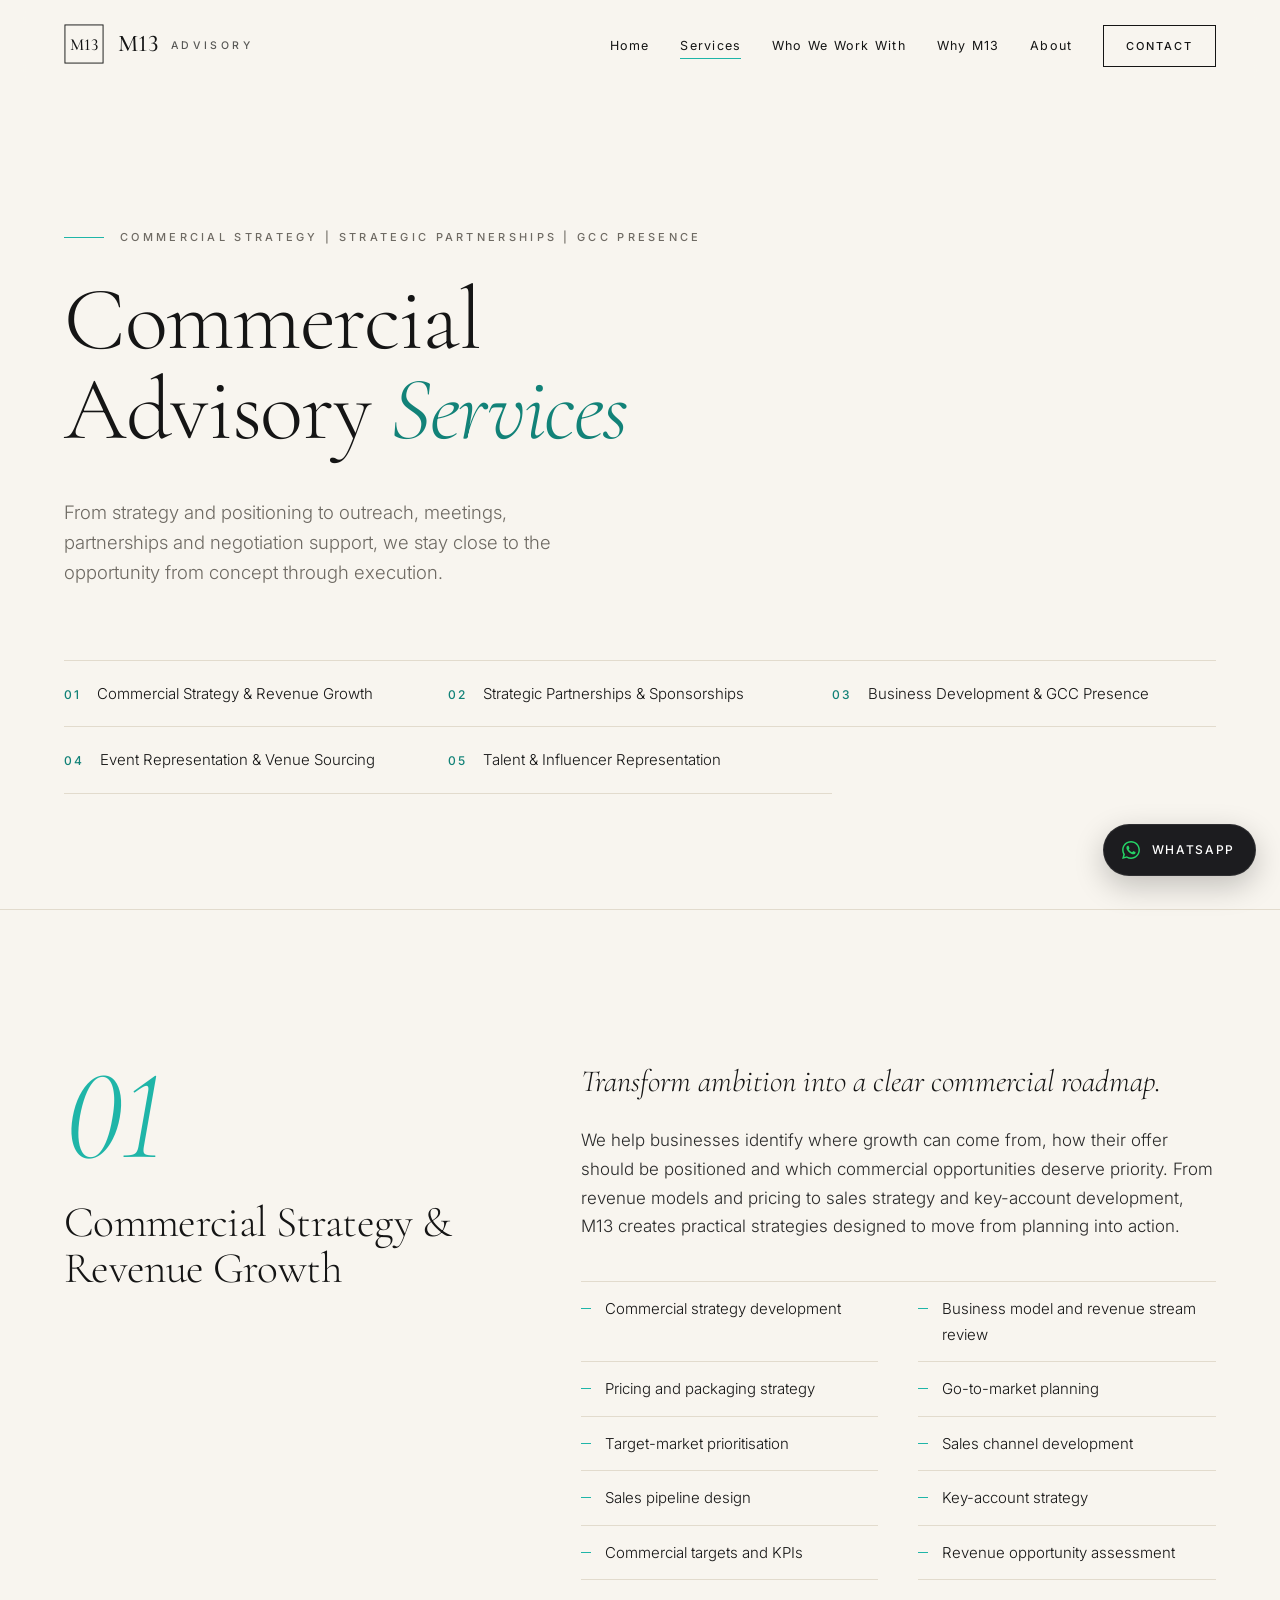
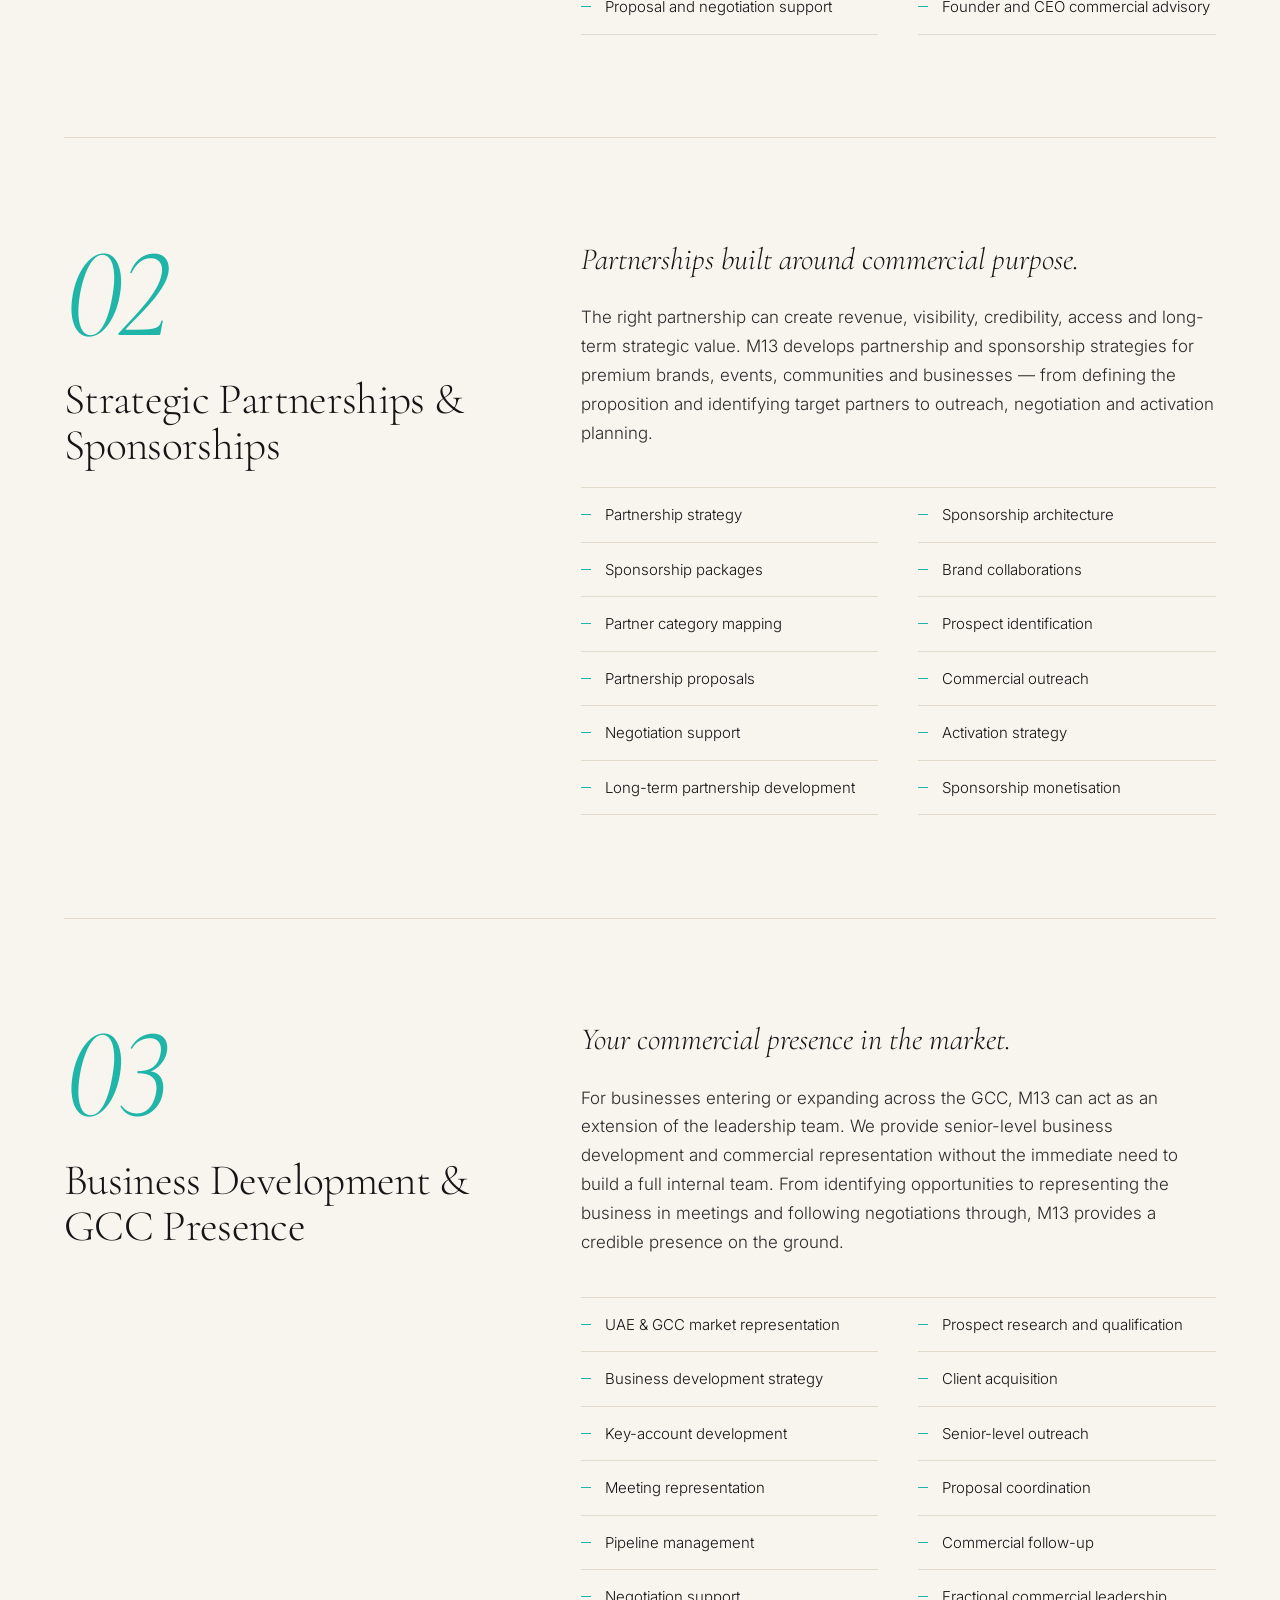
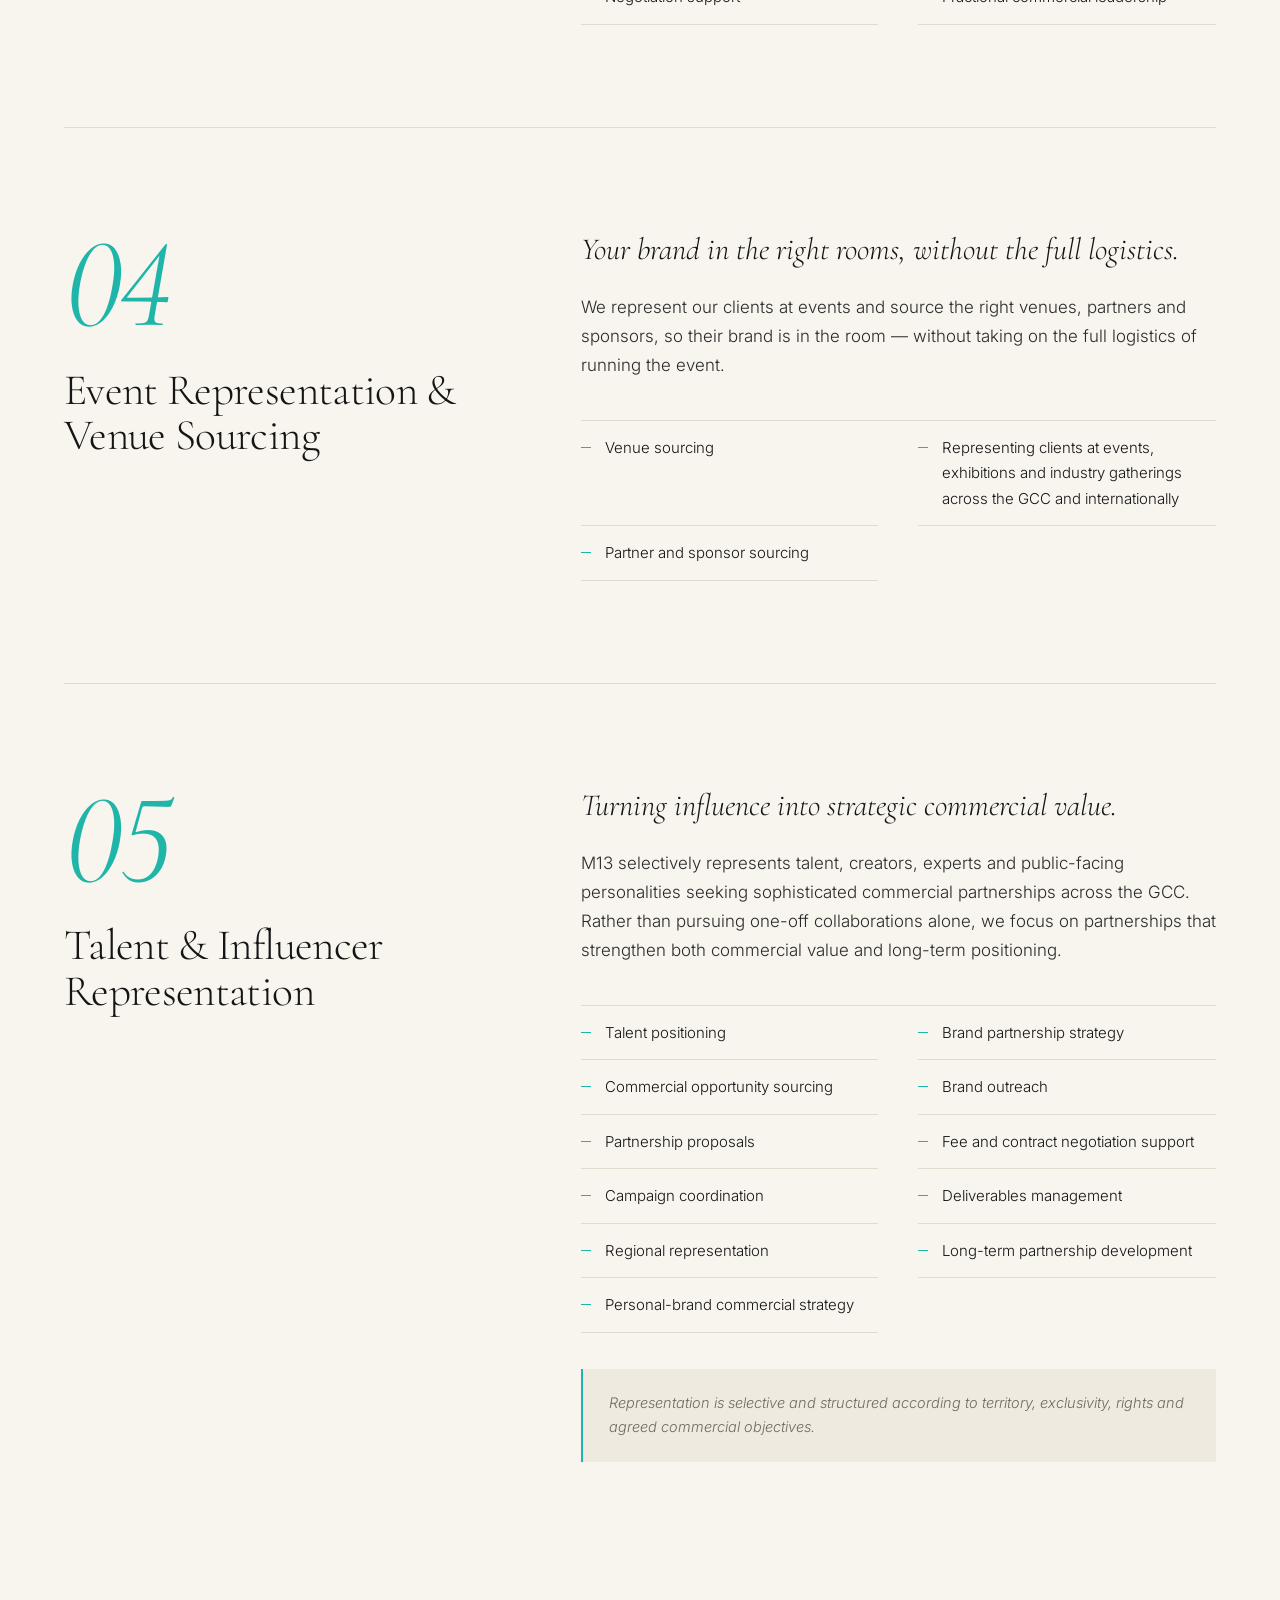
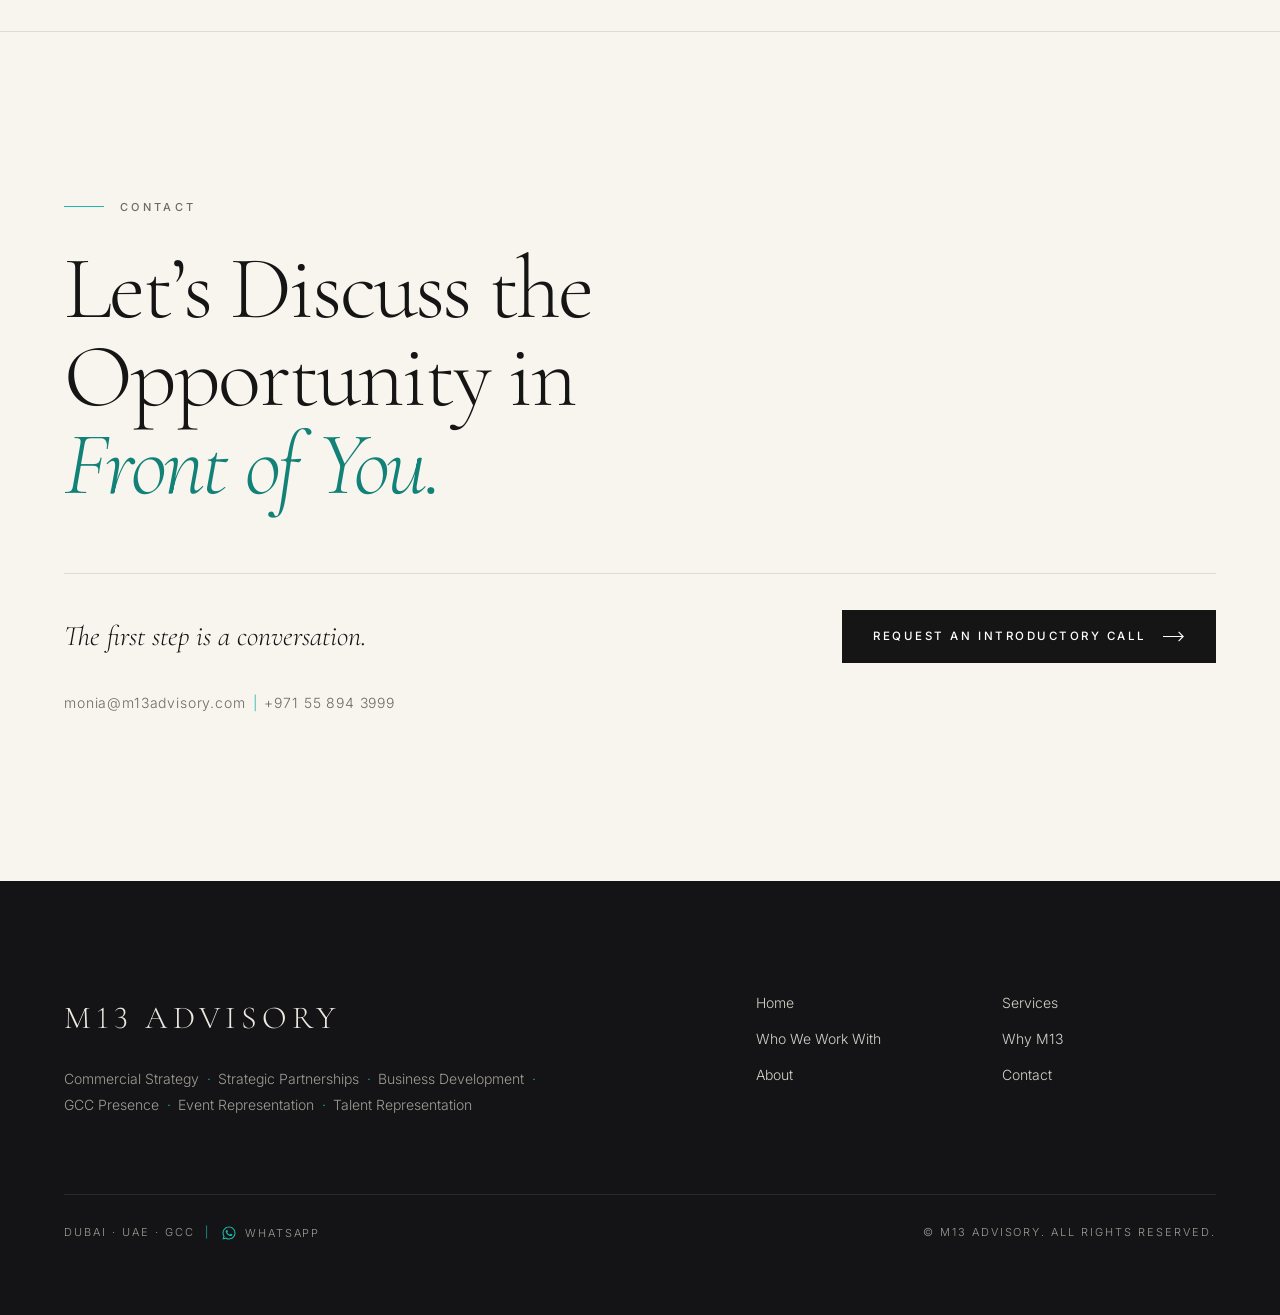
<file: services.html>
<!doctype html>
<html lang="en">
<head>
<meta charset="utf-8">
<meta name="viewport" content="width=device-width, initial-scale=1">
<title>Commercial Advisory Services | M13 Advisory Dubai</title>
<meta name="description" content="Explore M13 Advisory&#x27;s commercial strategy, strategic partnerships, GCC presence, event representation and venue sourcing, and talent representation services.">

<link rel="canonical" href="https://m13advisory.com/services.html">
<meta property="og:type" content="website">
<meta property="og:site_name" content="M13 Advisory">
<meta property="og:title" content="Commercial Advisory Services | M13 Advisory Dubai">
<meta property="og:description" content="Explore M13 Advisory&#x27;s commercial strategy, strategic partnerships, GCC presence, event representation and venue sourcing, and talent representation services.">
<meta property="og:url" content="https://m13advisory.com/services.html">
<meta property="og:image" content="https://m13advisory.com/assets/og-image.png">
<meta property="og:locale" content="en_GB">
<meta name="twitter:card" content="summary_large_image">
<meta name="twitter:title" content="Commercial Advisory Services | M13 Advisory Dubai">
<meta name="twitter:description" content="Explore M13 Advisory&#x27;s commercial strategy, strategic partnerships, GCC presence, event representation and venue sourcing, and talent representation services.">
<meta name="twitter:image" content="https://m13advisory.com/assets/og-image.png">
<meta name="theme-color" content="#1A1A1C">
<link rel="icon" href="favicon.svg" type="image/svg+xml">
<link rel="apple-touch-icon" href="assets/apple-touch-icon.png">
<link rel="preconnect" href="https://fonts.googleapis.com">
<link rel="preconnect" href="https://fonts.gstatic.com" crossorigin>
<link href="https://fonts.googleapis.com/css2?family=Cormorant+Garamond:ital,wght@0,300;0,400;0,500;0,600;1,300;1,400;1,500&family=Inter:wght@300;400;500;600&display=swap" rel="stylesheet">
<link rel="stylesheet" href="assets/styles.css">
<script>document.documentElement.classList.add('js')</script>
</head>
<body class="light-hero">
<a class="skip" href="#main">Skip to content</a>
<header class="site-header" data-header>
  <div class="wrap header-inner">
    <a class="brand" href="index.html" aria-label="M13 Advisory — Home">
  <svg class="brand-mark" viewBox="0 0 64 64" aria-hidden="true"><rect x="1.5" y="1.5" width="61" height="61" fill="none" stroke="currentColor" stroke-width="1.5"/><text x="32" y="42" text-anchor="middle" font-family="Cormorant Garamond, Georgia, serif" font-size="27" font-weight="500" fill="currentColor">M13</text></svg>
  <span class="brand-word">M13 <span>Advisory</span></span>
</a>
    <button class="menu-toggle" aria-expanded="false" aria-controls="site-nav" aria-label="Open menu"><span></span><span></span></button>
    <nav id="site-nav" class="site-nav" aria-label="Main">
      <ul>
<li><a href="index.html">Home</a></li>
<li><a href="services.html" aria-current="page">Services</a></li>
<li><a href="who-we-work-with.html">Who We Work With</a></li>
<li><a href="why-m13.html">Why M13</a></li>
<li><a href="about.html">About</a></li>
<li><a href="contact.html" class="nav-cta">Contact</a></li>
      </ul>
    </nav>
  </div>
</header>
<main id="main">

<section class="page-hero">
  <div class="wrap">
    <p class="eyebrow"><span>Commercial Strategy | Strategic Partnerships | GCC Presence</span></p>
    <h1 class="display-1">Commercial Advisory <em>Services</em></h1>
    <p class="lead measure">From strategy and positioning to outreach, meetings, partnerships and negotiation support, we stay close to the opportunity from concept through execution.</p>
    <nav class="toc" aria-label="Services"><ol><li><a href="#01"><span class="num">01</span>Commercial Strategy &amp; Revenue Growth</a></li><li><a href="#02"><span class="num">02</span>Strategic Partnerships &amp; Sponsorships</a></li><li><a href="#03"><span class="num">03</span>Business Development &amp; GCC Presence</a></li><li><a href="#04"><span class="num">04</span>Event Representation &amp; Venue Sourcing</a></li><li><a href="#05"><span class="num">05</span>Talent &amp; Influencer Representation</a></li></ol></nav>
  </div>
</section>
<section class="section services-list">
  <div class="wrap">
<article class="svc" id="01">
  <div class="svc-head">
    <span class="num big">01</span>
    <h2>Commercial Strategy &amp; Revenue Growth</h2>
  </div>
  <div class="svc-body">
    <p class="svc-tag">Transform ambition into a clear commercial roadmap.</p>
    <p>We help businesses identify where growth can come from, how their offer should be positioned and which commercial opportunities deserve priority. From revenue models and pricing to sales strategy and key-account development, M13 creates practical strategies designed to move from planning into action.</p>
    <ul class="ticks"><li>Commercial strategy development</li><li>Business model and revenue stream review</li><li>Pricing and packaging strategy</li><li>Go-to-market planning</li><li>Target-market prioritisation</li><li>Sales channel development</li><li>Sales pipeline design</li><li>Key-account strategy</li><li>Commercial targets and KPIs</li><li>Revenue opportunity assessment</li><li>Proposal and negotiation support</li><li>Founder and CEO commercial advisory</li></ul>
    
  </div>
</article>
<article class="svc" id="02">
  <div class="svc-head">
    <span class="num big">02</span>
    <h2>Strategic Partnerships &amp; Sponsorships</h2>
  </div>
  <div class="svc-body">
    <p class="svc-tag">Partnerships built around commercial purpose.</p>
    <p>The right partnership can create revenue, visibility, credibility, access and long-term strategic value. M13 develops partnership and sponsorship strategies for premium brands, events, communities and businesses — from defining the proposition and identifying target partners to outreach, negotiation and activation planning.</p>
    <ul class="ticks"><li>Partnership strategy</li><li>Sponsorship architecture</li><li>Sponsorship packages</li><li>Brand collaborations</li><li>Partner category mapping</li><li>Prospect identification</li><li>Partnership proposals</li><li>Commercial outreach</li><li>Negotiation support</li><li>Activation strategy</li><li>Long-term partnership development</li><li>Sponsorship monetisation</li></ul>
    
  </div>
</article>
<article class="svc" id="03">
  <div class="svc-head">
    <span class="num big">03</span>
    <h2>Business Development &amp; GCC Presence</h2>
  </div>
  <div class="svc-body">
    <p class="svc-tag">Your commercial presence in the market.</p>
    <p>For businesses entering or expanding across the GCC, M13 can act as an extension of the leadership team. We provide senior-level business development and commercial representation without the immediate need to build a full internal team. From identifying opportunities to representing the business in meetings and following negotiations through, M13 provides a credible presence on the ground.</p>
    <ul class="ticks"><li>UAE &amp; GCC market representation</li><li>Prospect research and qualification</li><li>Business development strategy</li><li>Client acquisition</li><li>Key-account development</li><li>Senior-level outreach</li><li>Meeting representation</li><li>Proposal coordination</li><li>Pipeline management</li><li>Commercial follow-up</li><li>Negotiation support</li><li>Fractional commercial leadership</li></ul>
    
  </div>
</article>
<article class="svc" id="04">
  <div class="svc-head">
    <span class="num big">04</span>
    <h2>Event Representation &amp; Venue Sourcing</h2>
  </div>
  <div class="svc-body">
    <p class="svc-tag">Your brand in the right rooms, without the full logistics.</p>
    <p>We represent our clients at events and source the right venues, partners and sponsors, so their brand is in the room — without taking on the full logistics of running the event.</p>
    <ul class="ticks"><li>Venue sourcing</li><li>Representing clients at events, exhibitions and industry gatherings across the GCC and internationally</li><li>Partner and sponsor sourcing</li></ul>
    
  </div>
</article>
<article class="svc" id="05">
  <div class="svc-head">
    <span class="num big">05</span>
    <h2>Talent &amp; Influencer Representation</h2>
  </div>
  <div class="svc-body">
    <p class="svc-tag">Turning influence into strategic commercial value.</p>
    <p>M13 selectively represents talent, creators, experts and public-facing personalities seeking sophisticated commercial partnerships across the GCC. Rather than pursuing one-off collaborations alone, we focus on partnerships that strengthen both commercial value and long-term positioning.</p>
    <ul class="ticks"><li>Talent positioning</li><li>Brand partnership strategy</li><li>Commercial opportunity sourcing</li><li>Brand outreach</li><li>Partnership proposals</li><li>Fee and contract negotiation support</li><li>Campaign coordination</li><li>Deliverables management</li><li>Regional representation</li><li>Long-term partnership development</li><li>Personal-brand commercial strategy</li></ul>
    <p class="note">Representation is selective and structured according to territory, exclusivity, rights and agreed commercial objectives.</p>
  </div>
</article>
  </div>
</section>
<section class="section cta-band">
  <div class="wrap">
    <div class="cta-inner reveal">
      <p class="eyebrow"><span>Contact</span></p>
      <h2 class="cta-title">Let’s Discuss the Opportunity in <em>Front of You.</em></h2>
      <div class="cta-row">
        <p class="lead">The first step is a conversation.</p>
        <div class="actions"><a class="btn btn-primary" href="contact.html"><span>Request an Introductory Call</span><svg class="arrow" viewBox="0 0 24 12" aria-hidden="true"><path d="M0 6h22M17 1l5 5-5 5" fill="none" stroke="currentColor" stroke-width="1.2"/></svg></a></div>
      </div>
      <p class="cta-contacts"><a href="mailto:monia@m13advisory.com">monia@m13advisory.com</a><span class="sep">|</span><a href="tel:+971558943999">+971 55 894 3999</a></p>
    </div>
  </div>
</section>

</main>
<footer class="site-footer">
  <div class="wrap">
    <div class="footer-top">
      <div>
        <p class="footer-brand">M13 ADVISORY</p>
        <p class="footer-services"><span class="nw">Commercial Strategy</span> <span class="dot">·</span> <span class="nw">Strategic Partnerships</span> <span class="dot">·</span> <span class="nw">Business Development</span> <span class="dot">·</span> <span class="nw">GCC Presence</span> <span class="dot">·</span> <span class="nw">Event Representation</span> <span class="dot">·</span> <span class="nw">Talent Representation</span></p>
      </div>
      <nav aria-label="Footer"><ul class="footer-nav"><li><a href="index.html">Home</a></li> <li><a href="services.html">Services</a></li> <li><a href="who-we-work-with.html">Who We Work With</a></li> <li><a href="why-m13.html">Why M13</a></li> <li><a href="about.html">About</a></li> <li><a href="contact.html">Contact</a></li></ul></nav>
    </div>
    <div class="footer-bottom">
      <p>Dubai · UAE · GCC <span class="sep">|</span> <a class="footer-wa" href="https://wa.me/971558943999?text=Hello%20Monia%2C%20I%20found%20M13%20Advisory%27s%20website%20and%20would%20like%20to%20discuss%20a%20commercial%20opportunity." target="_blank" rel="noopener" aria-label="Message Monia on WhatsApp"><svg viewBox="0 0 32 32" width="22" height="22" aria-hidden="true" focusable="false"><path fill="currentColor" d="M16.04 3C8.86 3 3.03 8.82 3.03 16c0 2.29.6 4.53 1.74 6.5L3 29l6.68-1.75A12.95 12.95 0 0 0 16.04 29C23.2 29 29 23.18 29 16S23.2 3 16.04 3zm0 23.8c-1.95 0-3.86-.52-5.53-1.51l-.4-.24-3.96 1.04 1.06-3.86-.26-.4A10.77 10.77 0 0 1 5.2 16c0-5.97 4.86-10.82 10.84-10.82 5.97 0 10.82 4.85 10.82 10.82 0 5.98-4.85 10.8-10.82 10.8zm5.94-8.1c-.33-.16-1.93-.95-2.23-1.06-.3-.11-.52-.16-.74.16-.22.33-.85 1.06-1.04 1.28-.19.22-.38.25-.71.08-.33-.16-1.38-.51-2.63-1.62-.97-.87-1.63-1.94-1.82-2.27-.19-.33-.02-.5.14-.67.15-.15.33-.38.49-.57.16-.19.22-.33.33-.55.11-.22.05-.41-.03-.57-.08-.16-.74-1.78-1.01-2.44-.27-.64-.54-.55-.74-.56h-.63c-.22 0-.57.08-.87.41-.3.33-1.14 1.11-1.14 2.71s1.17 3.15 1.33 3.36c.16.22 2.3 3.51 5.57 4.92.78.34 1.39.54 1.86.69.78.25 1.5.21 2.06.13.63-.09 1.93-.79 2.2-1.55.27-.76.27-1.42.19-1.55-.08-.14-.3-.22-.63-.38z"/></svg><span>WhatsApp</span></a></p>
      <p>© M13 Advisory. All rights reserved.</p>
    </div>
  </div>
</footer>
<a class="wa-float" href="https://wa.me/971558943999?text=Hello%20Monia%2C%20I%20found%20M13%20Advisory%27s%20website%20and%20would%20like%20to%20discuss%20a%20commercial%20opportunity." target="_blank" rel="noopener" aria-label="Message Monia on WhatsApp"><svg viewBox="0 0 32 32" width="22" height="22" aria-hidden="true" focusable="false"><path fill="currentColor" d="M16.04 3C8.86 3 3.03 8.82 3.03 16c0 2.29.6 4.53 1.74 6.5L3 29l6.68-1.75A12.95 12.95 0 0 0 16.04 29C23.2 29 29 23.18 29 16S23.2 3 16.04 3zm0 23.8c-1.95 0-3.86-.52-5.53-1.51l-.4-.24-3.96 1.04 1.06-3.86-.26-.4A10.77 10.77 0 0 1 5.2 16c0-5.97 4.86-10.82 10.84-10.82 5.97 0 10.82 4.85 10.82 10.82 0 5.98-4.85 10.8-10.82 10.8zm5.94-8.1c-.33-.16-1.93-.95-2.23-1.06-.3-.11-.52-.16-.74.16-.22.33-.85 1.06-1.04 1.28-.19.22-.38.25-.71.08-.33-.16-1.38-.51-2.63-1.62-.97-.87-1.63-1.94-1.82-2.27-.19-.33-.02-.5.14-.67.15-.15.33-.38.49-.57.16-.19.22-.33.33-.55.11-.22.05-.41-.03-.57-.08-.16-.74-1.78-1.01-2.44-.27-.64-.54-.55-.74-.56h-.63c-.22 0-.57.08-.87.41-.3.33-1.14 1.11-1.14 2.71s1.17 3.15 1.33 3.36c.16.22 2.3 3.51 5.57 4.92.78.34 1.39.54 1.86.69.78.25 1.5.21 2.06.13.63-.09 1.93-.79 2.2-1.55.27-.76.27-1.42.19-1.55-.08-.14-.3-.22-.63-.38z"/></svg><span class="wa-label">WhatsApp</span></a>
<script src="assets/main.js" defer></script>
</body>
</html>
</file>
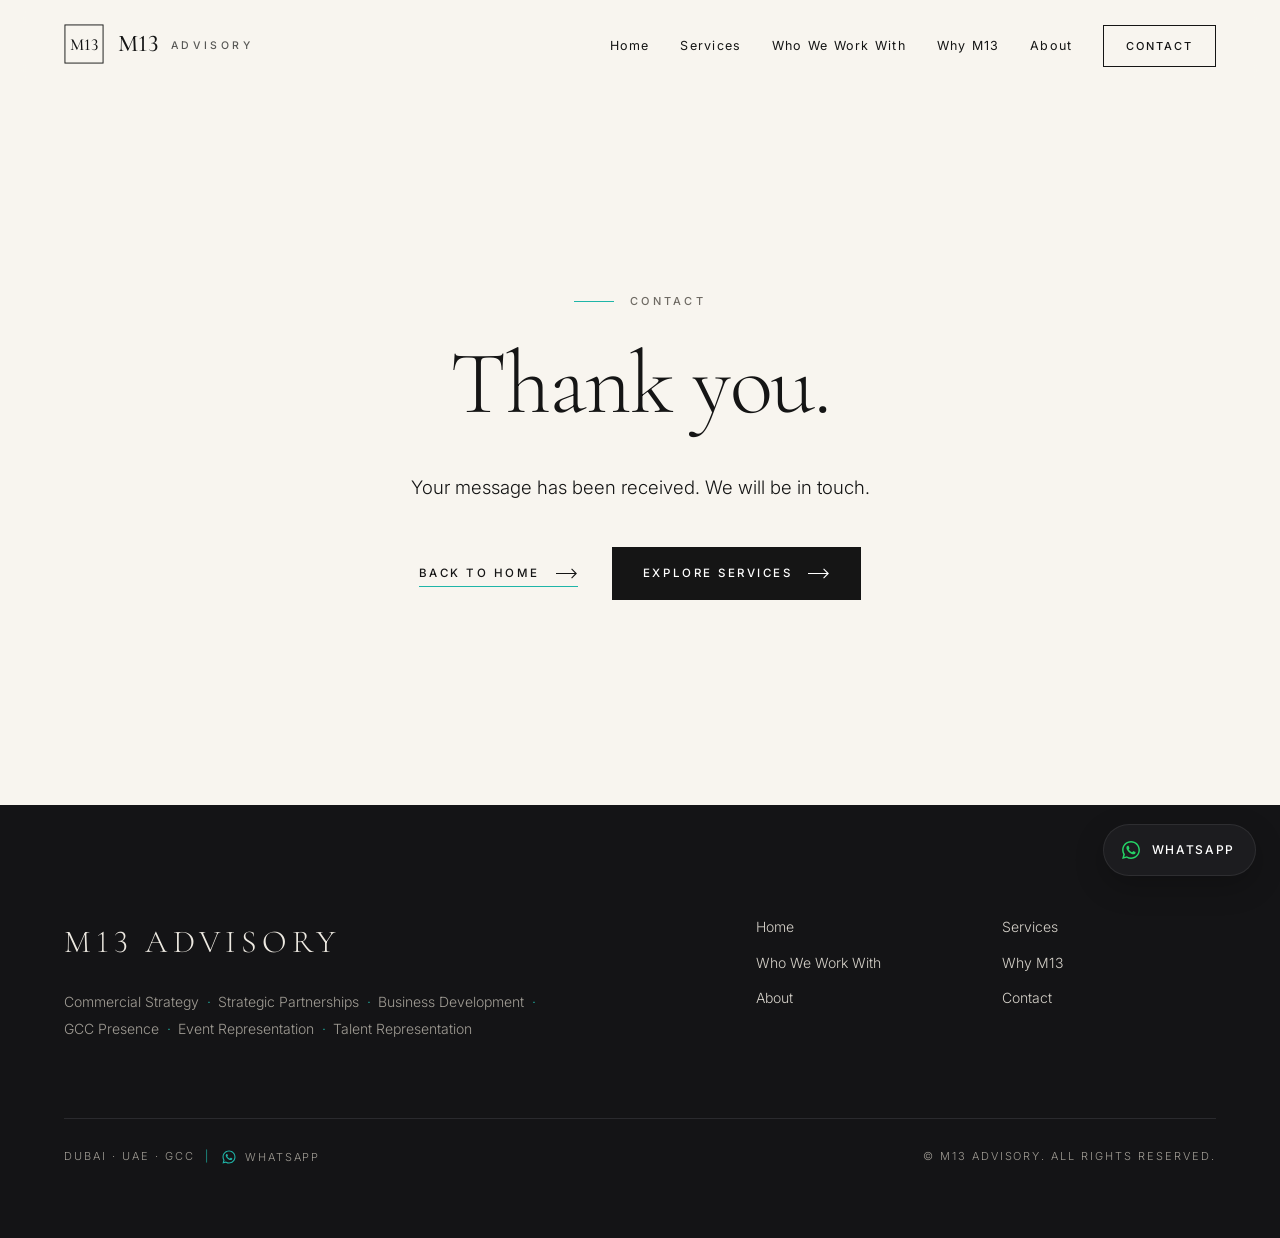
<file: thank-you.html>
<!doctype html>
<html lang="en">
<head>
<meta charset="utf-8">
<meta name="viewport" content="width=device-width, initial-scale=1">
<title>Thank You | M13 Advisory</title>
<meta name="description" content="Thank you for contacting M13 Advisory.">
<meta name="robots" content="noindex, follow">
<link rel="canonical" href="https://m13advisory.com/thank-you.html">
<meta property="og:type" content="website">
<meta property="og:site_name" content="M13 Advisory">
<meta property="og:title" content="Thank You | M13 Advisory">
<meta property="og:description" content="Thank you for contacting M13 Advisory.">
<meta property="og:url" content="https://m13advisory.com/thank-you.html">
<meta property="og:image" content="https://m13advisory.com/assets/og-image.png">
<meta property="og:locale" content="en_GB">
<meta name="twitter:card" content="summary_large_image">
<meta name="twitter:title" content="Thank You | M13 Advisory">
<meta name="twitter:description" content="Thank you for contacting M13 Advisory.">
<meta name="twitter:image" content="https://m13advisory.com/assets/og-image.png">
<meta name="theme-color" content="#1A1A1C">
<link rel="icon" href="favicon.svg" type="image/svg+xml">
<link rel="apple-touch-icon" href="assets/apple-touch-icon.png">
<link rel="preconnect" href="https://fonts.googleapis.com">
<link rel="preconnect" href="https://fonts.gstatic.com" crossorigin>
<link href="https://fonts.googleapis.com/css2?family=Cormorant+Garamond:ital,wght@0,300;0,400;0,500;0,600;1,300;1,400;1,500&family=Inter:wght@300;400;500;600&display=swap" rel="stylesheet">
<link rel="stylesheet" href="assets/styles.css">
<script>document.documentElement.classList.add('js')</script>
</head>
<body class="light-hero">
<a class="skip" href="#main">Skip to content</a>
<header class="site-header" data-header>
  <div class="wrap header-inner">
    <a class="brand" href="index.html" aria-label="M13 Advisory — Home">
  <svg class="brand-mark" viewBox="0 0 64 64" aria-hidden="true"><rect x="1.5" y="1.5" width="61" height="61" fill="none" stroke="currentColor" stroke-width="1.5"/><text x="32" y="42" text-anchor="middle" font-family="Cormorant Garamond, Georgia, serif" font-size="27" font-weight="500" fill="currentColor">M13</text></svg>
  <span class="brand-word">M13 <span>Advisory</span></span>
</a>
    <button class="menu-toggle" aria-expanded="false" aria-controls="site-nav" aria-label="Open menu"><span></span><span></span></button>
    <nav id="site-nav" class="site-nav" aria-label="Main">
      <ul>
<li><a href="index.html">Home</a></li>
<li><a href="services.html">Services</a></li>
<li><a href="who-we-work-with.html">Who We Work With</a></li>
<li><a href="why-m13.html">Why M13</a></li>
<li><a href="about.html">About</a></li>
<li><a href="contact.html" class="nav-cta">Contact</a></li>
      </ul>
    </nav>
  </div>
</header>
<main id="main">

<section class="page-hero simple">
  <div class="wrap narrow center">
    <p class="eyebrow"><span>Contact</span></p>
    <h1 class="display-1">Thank you.</h1>
    <p class="lead">Your message has been received. We will be in touch.</p>
    <div class="actions center"><a class="btn btn-ghost" href="index.html"><span>Back to Home</span><svg class="arrow" viewBox="0 0 24 12" aria-hidden="true"><path d="M0 6h22M17 1l5 5-5 5" fill="none" stroke="currentColor" stroke-width="1.2"/></svg></a><a class="btn btn-primary" href="services.html"><span>Explore Services</span><svg class="arrow" viewBox="0 0 24 12" aria-hidden="true"><path d="M0 6h22M17 1l5 5-5 5" fill="none" stroke="currentColor" stroke-width="1.2"/></svg></a></div>
  </div>
</section>
</main>
<footer class="site-footer">
  <div class="wrap">
    <div class="footer-top">
      <div>
        <p class="footer-brand">M13 ADVISORY</p>
        <p class="footer-services"><span class="nw">Commercial Strategy</span> <span class="dot">·</span> <span class="nw">Strategic Partnerships</span> <span class="dot">·</span> <span class="nw">Business Development</span> <span class="dot">·</span> <span class="nw">GCC Presence</span> <span class="dot">·</span> <span class="nw">Event Representation</span> <span class="dot">·</span> <span class="nw">Talent Representation</span></p>
      </div>
      <nav aria-label="Footer"><ul class="footer-nav"><li><a href="index.html">Home</a></li> <li><a href="services.html">Services</a></li> <li><a href="who-we-work-with.html">Who We Work With</a></li> <li><a href="why-m13.html">Why M13</a></li> <li><a href="about.html">About</a></li> <li><a href="contact.html">Contact</a></li></ul></nav>
    </div>
    <div class="footer-bottom">
      <p>Dubai · UAE · GCC <span class="sep">|</span> <a class="footer-wa" href="https://wa.me/971558943999?text=Hello%20Monia%2C%20I%20found%20M13%20Advisory%27s%20website%20and%20would%20like%20to%20discuss%20a%20commercial%20opportunity." target="_blank" rel="noopener" aria-label="Message Monia on WhatsApp"><svg viewBox="0 0 32 32" width="22" height="22" aria-hidden="true" focusable="false"><path fill="currentColor" d="M16.04 3C8.86 3 3.03 8.82 3.03 16c0 2.29.6 4.53 1.74 6.5L3 29l6.68-1.75A12.95 12.95 0 0 0 16.04 29C23.2 29 29 23.18 29 16S23.2 3 16.04 3zm0 23.8c-1.95 0-3.86-.52-5.53-1.51l-.4-.24-3.96 1.04 1.06-3.86-.26-.4A10.77 10.77 0 0 1 5.2 16c0-5.97 4.86-10.82 10.84-10.82 5.97 0 10.82 4.85 10.82 10.82 0 5.98-4.85 10.8-10.82 10.8zm5.94-8.1c-.33-.16-1.93-.95-2.23-1.06-.3-.11-.52-.16-.74.16-.22.33-.85 1.06-1.04 1.28-.19.22-.38.25-.71.08-.33-.16-1.38-.51-2.63-1.62-.97-.87-1.63-1.94-1.82-2.27-.19-.33-.02-.5.14-.67.15-.15.33-.38.49-.57.16-.19.22-.33.33-.55.11-.22.05-.41-.03-.57-.08-.16-.74-1.78-1.01-2.44-.27-.64-.54-.55-.74-.56h-.63c-.22 0-.57.08-.87.41-.3.33-1.14 1.11-1.14 2.71s1.17 3.15 1.33 3.36c.16.22 2.3 3.51 5.57 4.92.78.34 1.39.54 1.86.69.78.25 1.5.21 2.06.13.63-.09 1.93-.79 2.2-1.55.27-.76.27-1.42.19-1.55-.08-.14-.3-.22-.63-.38z"/></svg><span>WhatsApp</span></a></p>
      <p>© M13 Advisory. All rights reserved.</p>
    </div>
  </div>
</footer>
<a class="wa-float" href="https://wa.me/971558943999?text=Hello%20Monia%2C%20I%20found%20M13%20Advisory%27s%20website%20and%20would%20like%20to%20discuss%20a%20commercial%20opportunity." target="_blank" rel="noopener" aria-label="Message Monia on WhatsApp"><svg viewBox="0 0 32 32" width="22" height="22" aria-hidden="true" focusable="false"><path fill="currentColor" d="M16.04 3C8.86 3 3.03 8.82 3.03 16c0 2.29.6 4.53 1.74 6.5L3 29l6.68-1.75A12.95 12.95 0 0 0 16.04 29C23.2 29 29 23.18 29 16S23.2 3 16.04 3zm0 23.8c-1.95 0-3.86-.52-5.53-1.51l-.4-.24-3.96 1.04 1.06-3.86-.26-.4A10.77 10.77 0 0 1 5.2 16c0-5.97 4.86-10.82 10.84-10.82 5.97 0 10.82 4.85 10.82 10.82 0 5.98-4.85 10.8-10.82 10.8zm5.94-8.1c-.33-.16-1.93-.95-2.23-1.06-.3-.11-.52-.16-.74.16-.22.33-.85 1.06-1.04 1.28-.19.22-.38.25-.71.08-.33-.16-1.38-.51-2.63-1.62-.97-.87-1.63-1.94-1.82-2.27-.19-.33-.02-.5.14-.67.15-.15.33-.38.49-.57.16-.19.22-.33.33-.55.11-.22.05-.41-.03-.57-.08-.16-.74-1.78-1.01-2.44-.27-.64-.54-.55-.74-.56h-.63c-.22 0-.57.08-.87.41-.3.33-1.14 1.11-1.14 2.71s1.17 3.15 1.33 3.36c.16.22 2.3 3.51 5.57 4.92.78.34 1.39.54 1.86.69.78.25 1.5.21 2.06.13.63-.09 1.93-.79 2.2-1.55.27-.76.27-1.42.19-1.55-.08-.14-.3-.22-.63-.38z"/></svg><span class="wa-label">WhatsApp</span></a>
<script src="assets/main.js" defer></script>
</body>
</html>
</file>
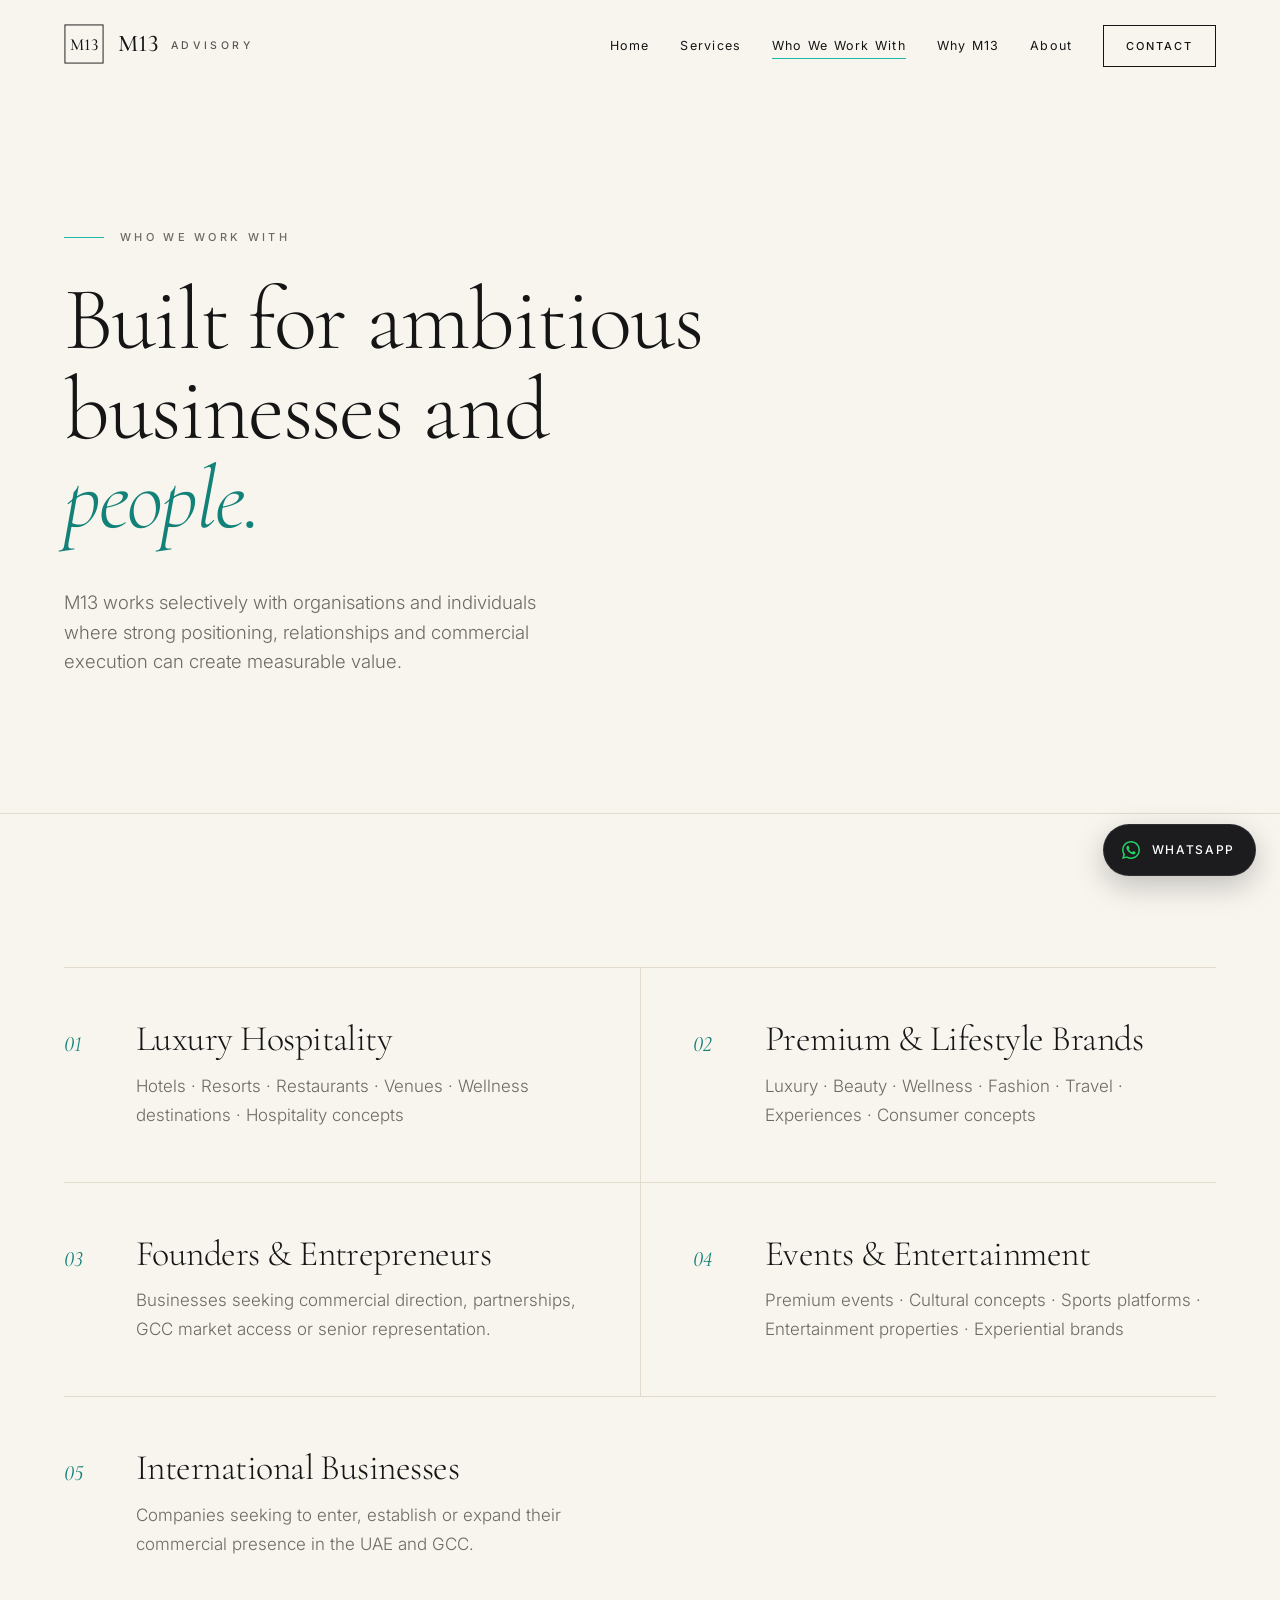
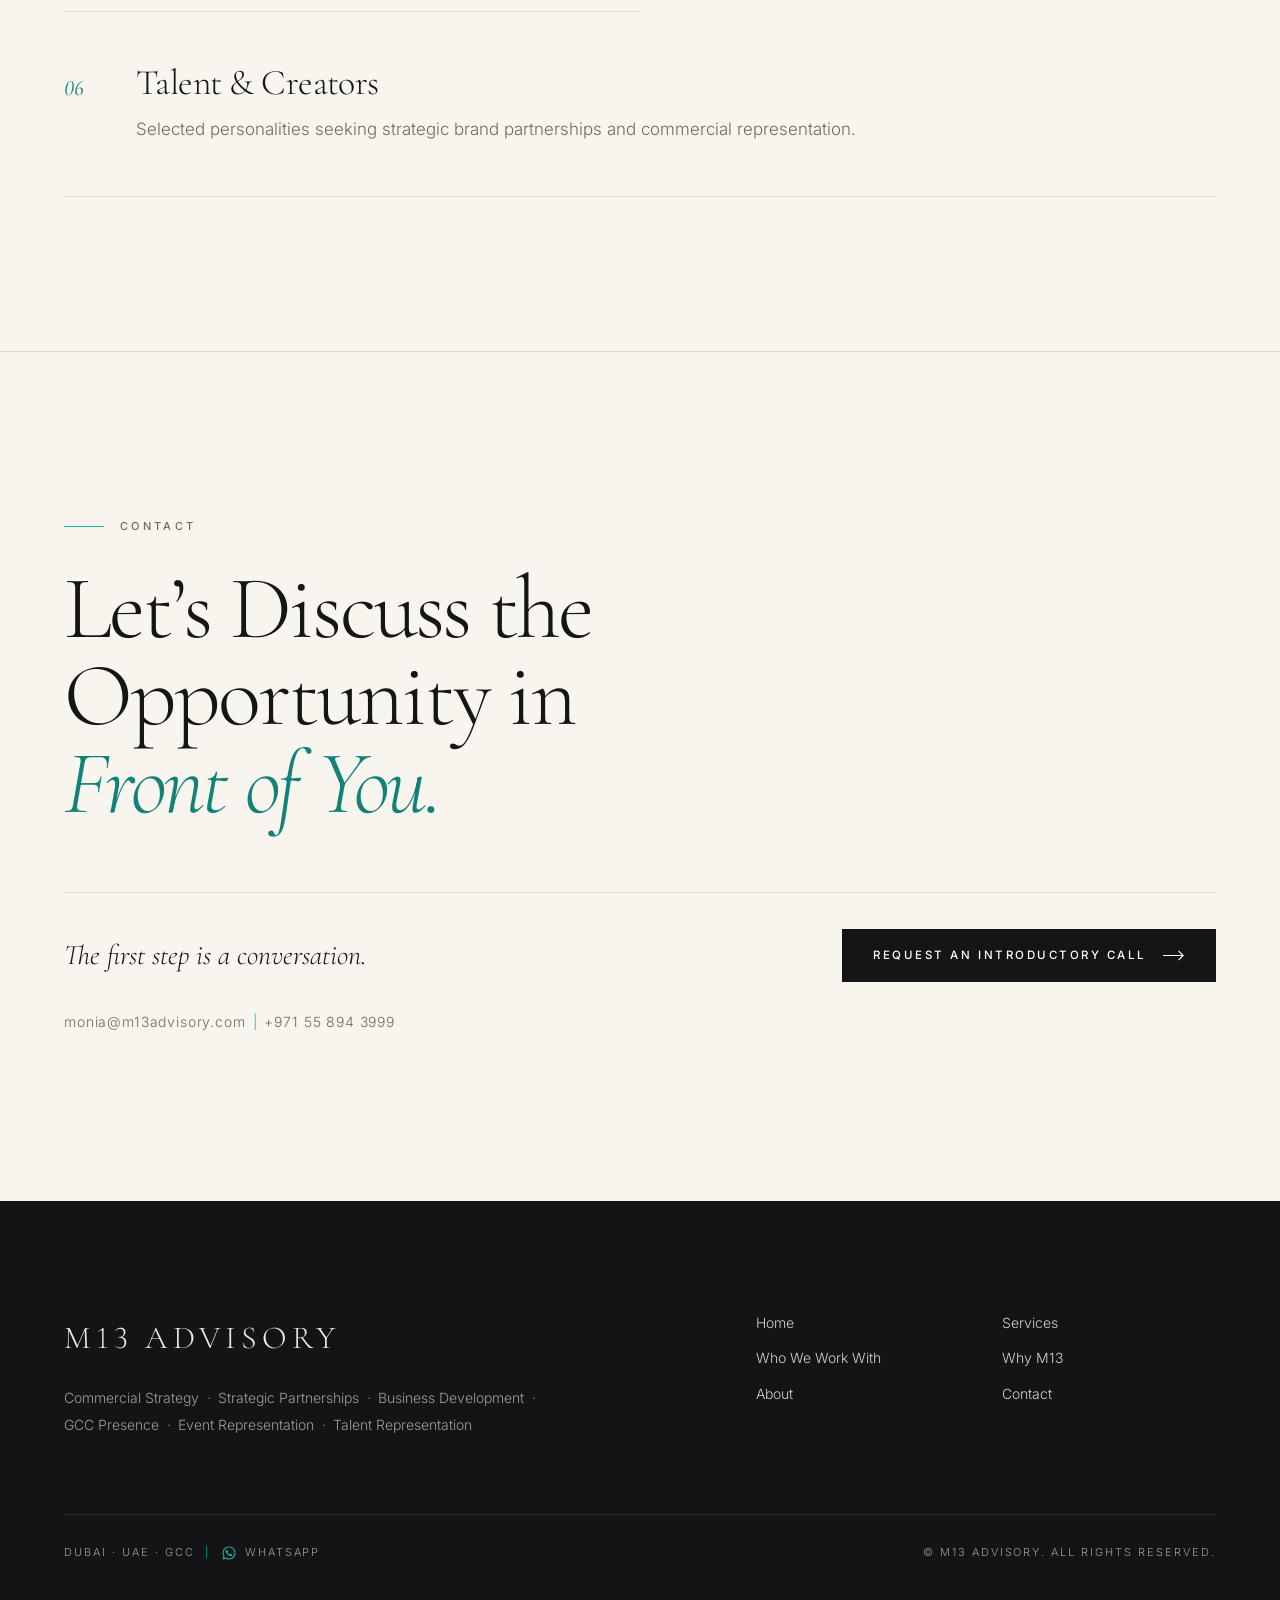
<file: who-we-work-with.html>
<!doctype html>
<html lang="en">
<head>
<meta charset="utf-8">
<meta name="viewport" content="width=device-width, initial-scale=1">
<title>Who We Work With | M13 Advisory Dubai</title>
<meta name="description" content="M13 works selectively with organisations and individuals where strong positioning, relationships and commercial execution can create measurable value.">

<link rel="canonical" href="https://m13advisory.com/who-we-work-with.html">
<meta property="og:type" content="website">
<meta property="og:site_name" content="M13 Advisory">
<meta property="og:title" content="Who We Work With | M13 Advisory Dubai">
<meta property="og:description" content="M13 works selectively with organisations and individuals where strong positioning, relationships and commercial execution can create measurable value.">
<meta property="og:url" content="https://m13advisory.com/who-we-work-with.html">
<meta property="og:image" content="https://m13advisory.com/assets/og-image.png">
<meta property="og:locale" content="en_GB">
<meta name="twitter:card" content="summary_large_image">
<meta name="twitter:title" content="Who We Work With | M13 Advisory Dubai">
<meta name="twitter:description" content="M13 works selectively with organisations and individuals where strong positioning, relationships and commercial execution can create measurable value.">
<meta name="twitter:image" content="https://m13advisory.com/assets/og-image.png">
<meta name="theme-color" content="#1A1A1C">
<link rel="icon" href="favicon.svg" type="image/svg+xml">
<link rel="apple-touch-icon" href="assets/apple-touch-icon.png">
<link rel="preconnect" href="https://fonts.googleapis.com">
<link rel="preconnect" href="https://fonts.gstatic.com" crossorigin>
<link href="https://fonts.googleapis.com/css2?family=Cormorant+Garamond:ital,wght@0,300;0,400;0,500;0,600;1,300;1,400;1,500&family=Inter:wght@300;400;500;600&display=swap" rel="stylesheet">
<link rel="stylesheet" href="assets/styles.css">
<script>document.documentElement.classList.add('js')</script>
</head>
<body class="light-hero">
<a class="skip" href="#main">Skip to content</a>
<header class="site-header" data-header>
  <div class="wrap header-inner">
    <a class="brand" href="index.html" aria-label="M13 Advisory — Home">
  <svg class="brand-mark" viewBox="0 0 64 64" aria-hidden="true"><rect x="1.5" y="1.5" width="61" height="61" fill="none" stroke="currentColor" stroke-width="1.5"/><text x="32" y="42" text-anchor="middle" font-family="Cormorant Garamond, Georgia, serif" font-size="27" font-weight="500" fill="currentColor">M13</text></svg>
  <span class="brand-word">M13 <span>Advisory</span></span>
</a>
    <button class="menu-toggle" aria-expanded="false" aria-controls="site-nav" aria-label="Open menu"><span></span><span></span></button>
    <nav id="site-nav" class="site-nav" aria-label="Main">
      <ul>
<li><a href="index.html">Home</a></li>
<li><a href="services.html">Services</a></li>
<li><a href="who-we-work-with.html" aria-current="page">Who We Work With</a></li>
<li><a href="why-m13.html">Why M13</a></li>
<li><a href="about.html">About</a></li>
<li><a href="contact.html" class="nav-cta">Contact</a></li>
      </ul>
    </nav>
  </div>
</header>
<main id="main">

<section class="page-hero">
  <div class="wrap">
    <p class="eyebrow"><span>Who We Work With</span></p>
    <h1 class="display-1">Built for ambitious businesses and <em>people.</em></h1>
    <p class="lead measure">M13 works selectively with organisations and individuals where strong positioning, relationships and commercial execution can create measurable value.</p>
  </div>
</section>
<section class="section">
  <div class="wrap">
    <ul class="sectors">
<li><span class="num">01</span><h2>Luxury Hospitality</h2><p>Hotels · Resorts · Restaurants · Venues · Wellness destinations · Hospitality concepts</p></li>
<li><span class="num">02</span><h2>Premium &amp; Lifestyle Brands</h2><p>Luxury · Beauty · Wellness · Fashion · Travel · Experiences · Consumer concepts</p></li>
<li><span class="num">03</span><h2>Founders &amp; Entrepreneurs</h2><p>Businesses seeking commercial direction, partnerships, GCC market access or senior representation.</p></li>
<li><span class="num">04</span><h2>Events &amp; Entertainment</h2><p>Premium events · Cultural concepts · Sports platforms · Entertainment properties · Experiential brands</p></li>
<li><span class="num">05</span><h2>International Businesses</h2><p>Companies seeking to enter, establish or expand their commercial presence in the UAE and GCC.</p></li>
<li><span class="num">06</span><h2>Talent &amp; Creators</h2><p>Selected personalities seeking strategic brand partnerships and commercial representation.</p></li>
    </ul>
  </div>
</section>
<section class="section cta-band">
  <div class="wrap">
    <div class="cta-inner reveal">
      <p class="eyebrow"><span>Contact</span></p>
      <h2 class="cta-title">Let’s Discuss the Opportunity in <em>Front of You.</em></h2>
      <div class="cta-row">
        <p class="lead">The first step is a conversation.</p>
        <div class="actions"><a class="btn btn-primary" href="contact.html"><span>Request an Introductory Call</span><svg class="arrow" viewBox="0 0 24 12" aria-hidden="true"><path d="M0 6h22M17 1l5 5-5 5" fill="none" stroke="currentColor" stroke-width="1.2"/></svg></a></div>
      </div>
      <p class="cta-contacts"><a href="mailto:monia@m13advisory.com">monia@m13advisory.com</a><span class="sep">|</span><a href="tel:+971558943999">+971 55 894 3999</a></p>
    </div>
  </div>
</section>

</main>
<footer class="site-footer">
  <div class="wrap">
    <div class="footer-top">
      <div>
        <p class="footer-brand">M13 ADVISORY</p>
        <p class="footer-services"><span class="nw">Commercial Strategy</span> <span class="dot">·</span> <span class="nw">Strategic Partnerships</span> <span class="dot">·</span> <span class="nw">Business Development</span> <span class="dot">·</span> <span class="nw">GCC Presence</span> <span class="dot">·</span> <span class="nw">Event Representation</span> <span class="dot">·</span> <span class="nw">Talent Representation</span></p>
      </div>
      <nav aria-label="Footer"><ul class="footer-nav"><li><a href="index.html">Home</a></li> <li><a href="services.html">Services</a></li> <li><a href="who-we-work-with.html">Who We Work With</a></li> <li><a href="why-m13.html">Why M13</a></li> <li><a href="about.html">About</a></li> <li><a href="contact.html">Contact</a></li></ul></nav>
    </div>
    <div class="footer-bottom">
      <p>Dubai · UAE · GCC <span class="sep">|</span> <a class="footer-wa" href="https://wa.me/971558943999?text=Hello%20Monia%2C%20I%20found%20M13%20Advisory%27s%20website%20and%20would%20like%20to%20discuss%20a%20commercial%20opportunity." target="_blank" rel="noopener" aria-label="Message Monia on WhatsApp"><svg viewBox="0 0 32 32" width="22" height="22" aria-hidden="true" focusable="false"><path fill="currentColor" d="M16.04 3C8.86 3 3.03 8.82 3.03 16c0 2.29.6 4.53 1.74 6.5L3 29l6.68-1.75A12.95 12.95 0 0 0 16.04 29C23.2 29 29 23.18 29 16S23.2 3 16.04 3zm0 23.8c-1.95 0-3.86-.52-5.53-1.51l-.4-.24-3.96 1.04 1.06-3.86-.26-.4A10.77 10.77 0 0 1 5.2 16c0-5.97 4.86-10.82 10.84-10.82 5.97 0 10.82 4.85 10.82 10.82 0 5.98-4.85 10.8-10.82 10.8zm5.94-8.1c-.33-.16-1.93-.95-2.23-1.06-.3-.11-.52-.16-.74.16-.22.33-.85 1.06-1.04 1.28-.19.22-.38.25-.71.08-.33-.16-1.38-.51-2.63-1.62-.97-.87-1.63-1.94-1.82-2.27-.19-.33-.02-.5.14-.67.15-.15.33-.38.49-.57.16-.19.22-.33.33-.55.11-.22.05-.41-.03-.57-.08-.16-.74-1.78-1.01-2.44-.27-.64-.54-.55-.74-.56h-.63c-.22 0-.57.08-.87.41-.3.33-1.14 1.11-1.14 2.71s1.17 3.15 1.33 3.36c.16.22 2.3 3.51 5.57 4.92.78.34 1.39.54 1.86.69.78.25 1.5.21 2.06.13.63-.09 1.93-.79 2.2-1.55.27-.76.27-1.42.19-1.55-.08-.14-.3-.22-.63-.38z"/></svg><span>WhatsApp</span></a></p>
      <p>© M13 Advisory. All rights reserved.</p>
    </div>
  </div>
</footer>
<a class="wa-float" href="https://wa.me/971558943999?text=Hello%20Monia%2C%20I%20found%20M13%20Advisory%27s%20website%20and%20would%20like%20to%20discuss%20a%20commercial%20opportunity." target="_blank" rel="noopener" aria-label="Message Monia on WhatsApp"><svg viewBox="0 0 32 32" width="22" height="22" aria-hidden="true" focusable="false"><path fill="currentColor" d="M16.04 3C8.86 3 3.03 8.82 3.03 16c0 2.29.6 4.53 1.74 6.5L3 29l6.68-1.75A12.95 12.95 0 0 0 16.04 29C23.2 29 29 23.18 29 16S23.2 3 16.04 3zm0 23.8c-1.95 0-3.86-.52-5.53-1.51l-.4-.24-3.96 1.04 1.06-3.86-.26-.4A10.77 10.77 0 0 1 5.2 16c0-5.97 4.86-10.82 10.84-10.82 5.97 0 10.82 4.85 10.82 10.82 0 5.98-4.85 10.8-10.82 10.8zm5.94-8.1c-.33-.16-1.93-.95-2.23-1.06-.3-.11-.52-.16-.74.16-.22.33-.85 1.06-1.04 1.28-.19.22-.38.25-.71.08-.33-.16-1.38-.51-2.63-1.62-.97-.87-1.63-1.94-1.82-2.27-.19-.33-.02-.5.14-.67.15-.15.33-.38.49-.57.16-.19.22-.33.33-.55.11-.22.05-.41-.03-.57-.08-.16-.74-1.78-1.01-2.44-.27-.64-.54-.55-.74-.56h-.63c-.22 0-.57.08-.87.41-.3.33-1.14 1.11-1.14 2.71s1.17 3.15 1.33 3.36c.16.22 2.3 3.51 5.57 4.92.78.34 1.39.54 1.86.69.78.25 1.5.21 2.06.13.63-.09 1.93-.79 2.2-1.55.27-.76.27-1.42.19-1.55-.08-.14-.3-.22-.63-.38z"/></svg><span class="wa-label">WhatsApp</span></a>
<script src="assets/main.js" defer></script>
</body>
</html>
</file>
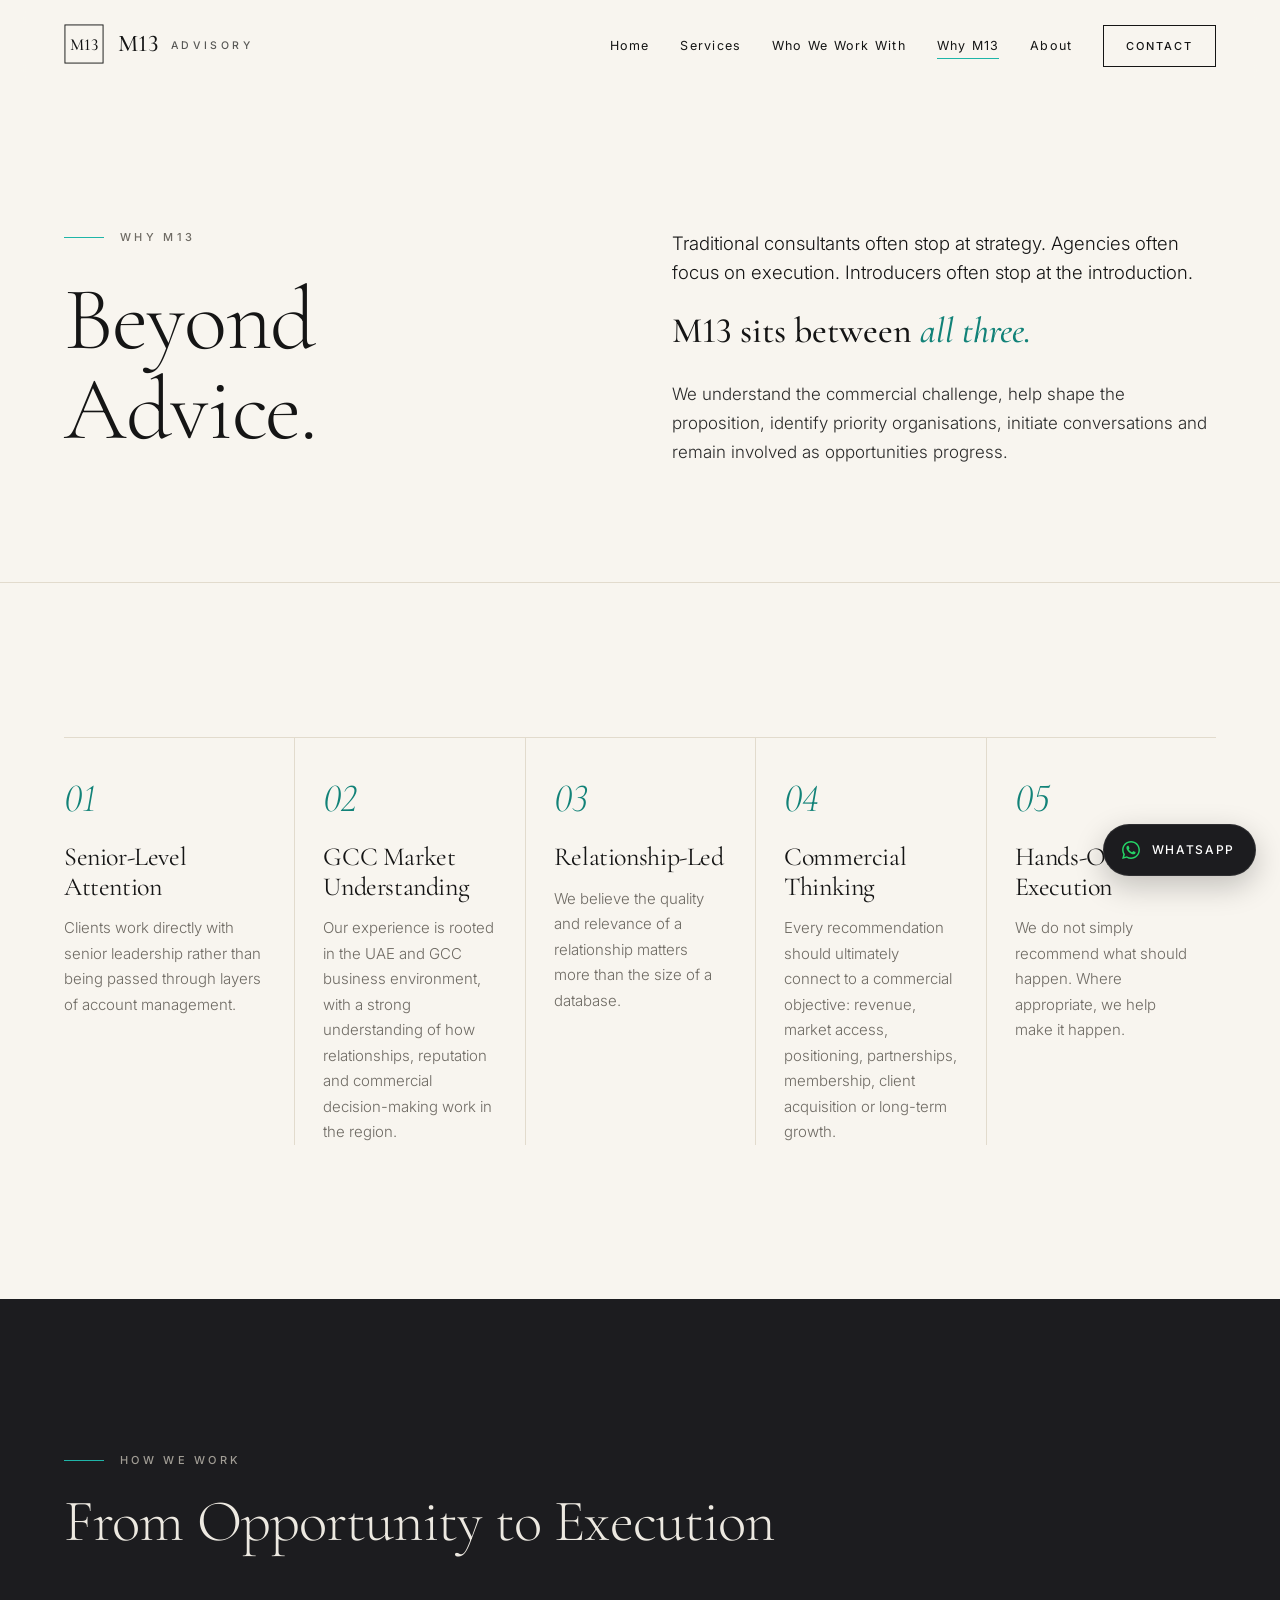
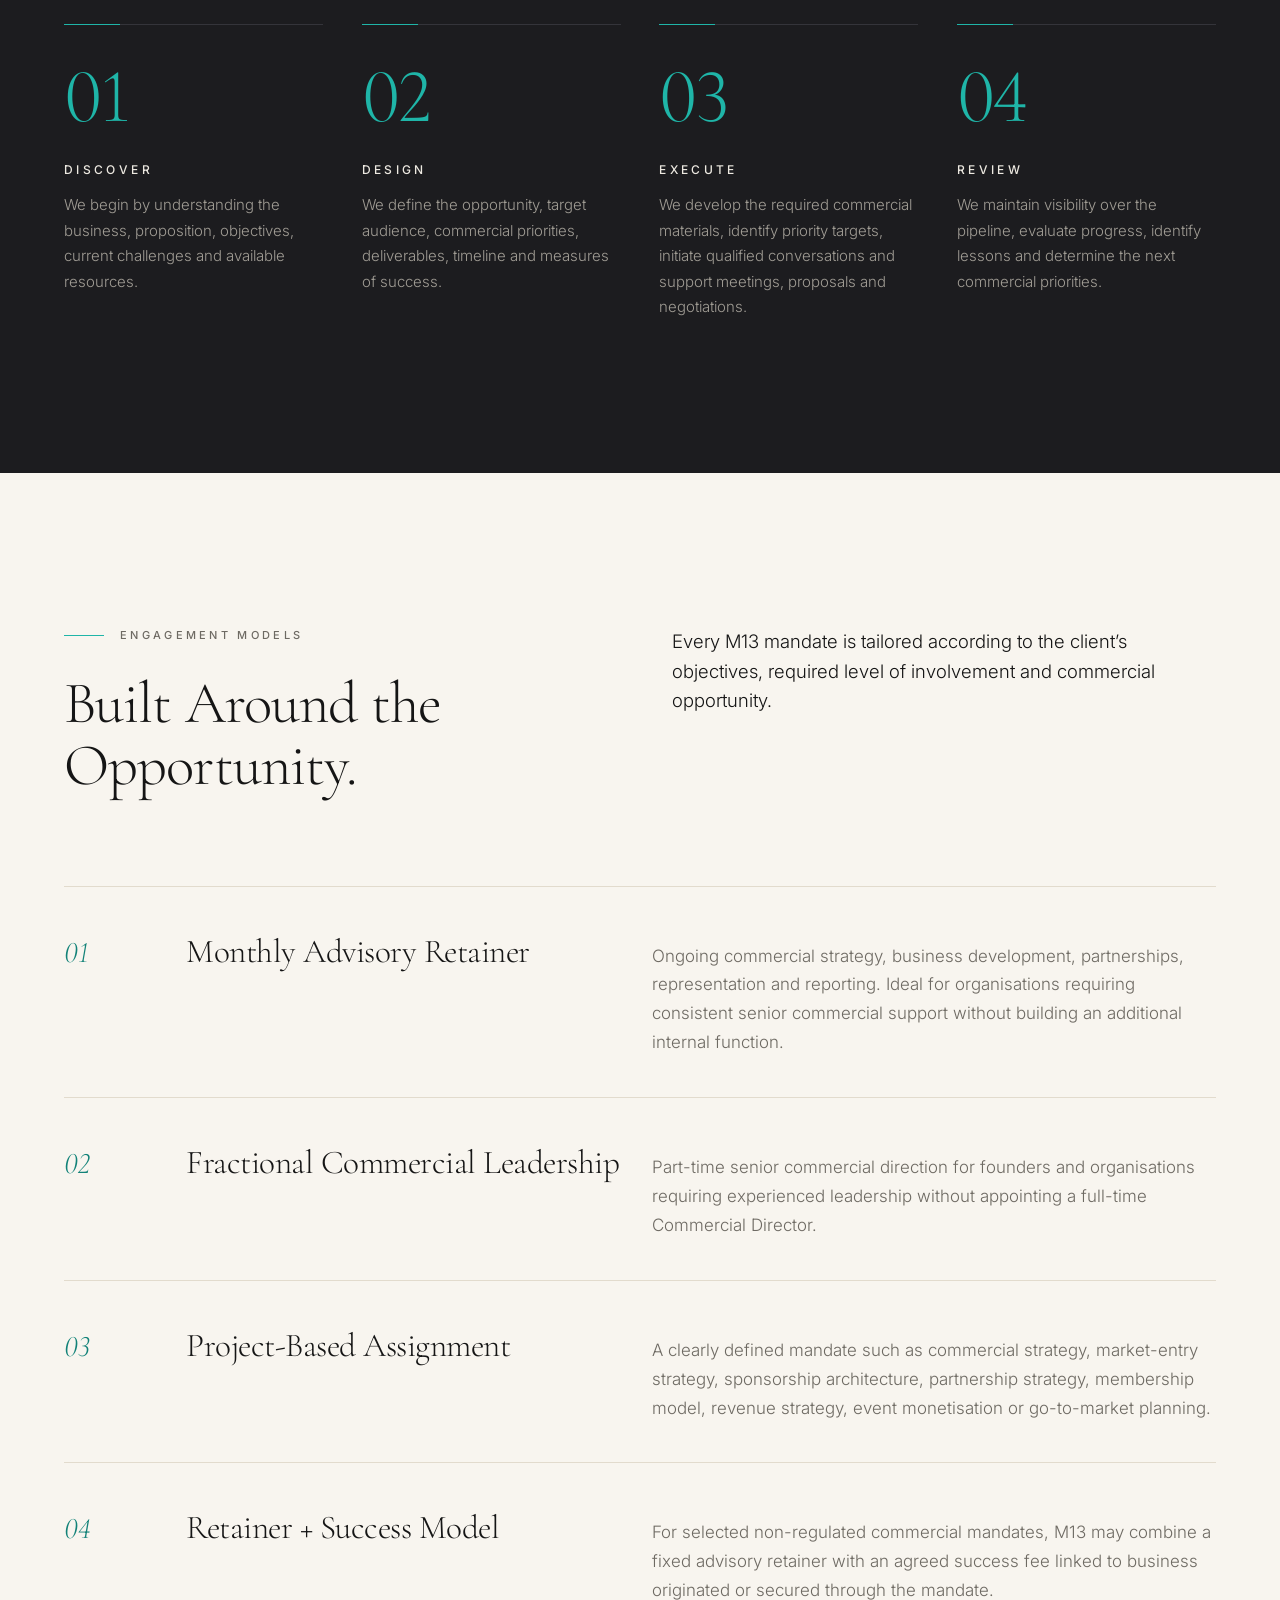
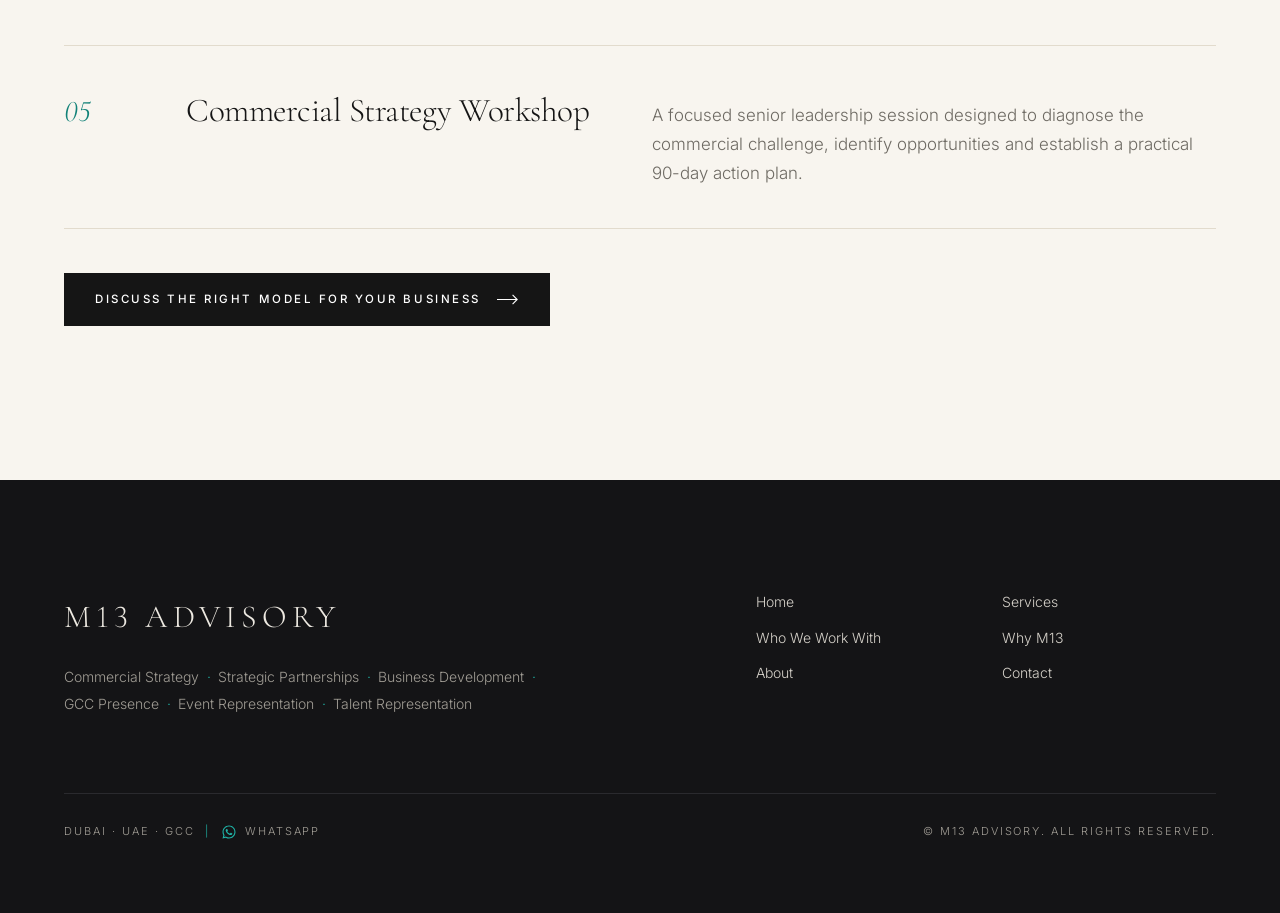
<file: why-m13.html>
<!doctype html>
<html lang="en">
<head>
<meta charset="utf-8">
<meta name="viewport" content="width=device-width, initial-scale=1">
<title>Why M13 | How We Work &amp; Engagement Models | M13 Advisory</title>
<meta name="description" content="Traditional consultants often stop at strategy. Agencies often focus on execution. Introducers often stop at the introduction. M13 sits between all three.">

<link rel="canonical" href="https://m13advisory.com/why-m13.html">
<meta property="og:type" content="website">
<meta property="og:site_name" content="M13 Advisory">
<meta property="og:title" content="Why M13 | How We Work &amp; Engagement Models | M13 Advisory">
<meta property="og:description" content="Traditional consultants often stop at strategy. Agencies often focus on execution. Introducers often stop at the introduction. M13 sits between all three.">
<meta property="og:url" content="https://m13advisory.com/why-m13.html">
<meta property="og:image" content="https://m13advisory.com/assets/og-image.png">
<meta property="og:locale" content="en_GB">
<meta name="twitter:card" content="summary_large_image">
<meta name="twitter:title" content="Why M13 | How We Work &amp; Engagement Models | M13 Advisory">
<meta name="twitter:description" content="Traditional consultants often stop at strategy. Agencies often focus on execution. Introducers often stop at the introduction. M13 sits between all three.">
<meta name="twitter:image" content="https://m13advisory.com/assets/og-image.png">
<meta name="theme-color" content="#1A1A1C">
<link rel="icon" href="favicon.svg" type="image/svg+xml">
<link rel="apple-touch-icon" href="assets/apple-touch-icon.png">
<link rel="preconnect" href="https://fonts.googleapis.com">
<link rel="preconnect" href="https://fonts.gstatic.com" crossorigin>
<link href="https://fonts.googleapis.com/css2?family=Cormorant+Garamond:ital,wght@0,300;0,400;0,500;0,600;1,300;1,400;1,500&family=Inter:wght@300;400;500;600&display=swap" rel="stylesheet">
<link rel="stylesheet" href="assets/styles.css">
<script>document.documentElement.classList.add('js')</script>
</head>
<body class="light-hero">
<a class="skip" href="#main">Skip to content</a>
<header class="site-header" data-header>
  <div class="wrap header-inner">
    <a class="brand" href="index.html" aria-label="M13 Advisory — Home">
  <svg class="brand-mark" viewBox="0 0 64 64" aria-hidden="true"><rect x="1.5" y="1.5" width="61" height="61" fill="none" stroke="currentColor" stroke-width="1.5"/><text x="32" y="42" text-anchor="middle" font-family="Cormorant Garamond, Georgia, serif" font-size="27" font-weight="500" fill="currentColor">M13</text></svg>
  <span class="brand-word">M13 <span>Advisory</span></span>
</a>
    <button class="menu-toggle" aria-expanded="false" aria-controls="site-nav" aria-label="Open menu"><span></span><span></span></button>
    <nav id="site-nav" class="site-nav" aria-label="Main">
      <ul>
<li><a href="index.html">Home</a></li>
<li><a href="services.html">Services</a></li>
<li><a href="who-we-work-with.html">Who We Work With</a></li>
<li><a href="why-m13.html" aria-current="page">Why M13</a></li>
<li><a href="about.html">About</a></li>
<li><a href="contact.html" class="nav-cta">Contact</a></li>
      </ul>
    </nav>
  </div>
</header>
<main id="main">

<section class="page-hero">
  <div class="wrap split">
    <div>
      <p class="eyebrow"><span>Why M13</span></p>
      <h1 class="display-1">Beyond Advice.</h1>
    </div>
    <div class="prose">
      <p class="lead">Traditional consultants often stop at strategy. Agencies often focus on execution. Introducers often stop at the introduction.</p>
      <p class="statement"><strong>M13 sits between <em>all three.</em></strong></p>
      <p>We understand the commercial challenge, help shape the proposition, identify priority organisations, initiate conversations and remain involved as opportunities progress.</p>
    </div>
  </div>
</section>
<section class="section">
  <div class="wrap">
    <ol class="pillars">
<li><span class="num">01</span><h3>Senior-Level Attention</h3><p>Clients work directly with senior leadership rather than being passed through layers of account management.</p></li>
<li><span class="num">02</span><h3>GCC Market Understanding</h3><p>Our experience is rooted in the UAE and GCC business environment, with a strong understanding of how relationships, reputation and commercial decision-making work in the region.</p></li>
<li><span class="num">03</span><h3>Relationship-Led</h3><p>We believe the quality and relevance of a relationship matters more than the size of a database.</p></li>
<li><span class="num">04</span><h3>Commercial Thinking</h3><p>Every recommendation should ultimately connect to a commercial objective: revenue, market access, positioning, partnerships, membership, client acquisition or long-term growth.</p></li>
<li><span class="num">05</span><h3>Hands-On Execution</h3><p>We do not simply recommend what should happen. Where appropriate, we help make it happen.</p></li>
    </ol>
  </div>
</section>
<section class="section how dark" id="how-we-work">
  <div class="wrap">
    <div class="section-head"><div><p class="eyebrow"><span>How We Work</span></p><h2 class="display-2">From Opportunity to Execution</h2></div></div>
    <ol class="steps">
<li class="step"><span class="num">01</span><h3>Discover</h3><p>We begin by understanding the business, proposition, objectives, current challenges and available resources.</p></li>
<li class="step"><span class="num">02</span><h3>Design</h3><p>We define the opportunity, target audience, commercial priorities, deliverables, timeline and measures of success.</p></li>
<li class="step"><span class="num">03</span><h3>Execute</h3><p>We develop the required commercial materials, identify priority targets, initiate qualified conversations and support meetings, proposals and negotiations.</p></li>
<li class="step"><span class="num">04</span><h3>Review</h3><p>We maintain visibility over the pipeline, evaluate progress, identify lessons and determine the next commercial priorities.</p></li>
    </ol>
  </div>
</section>
<section class="section" id="engagement-models">
  <div class="wrap split">
    <div><p class="eyebrow"><span>Engagement Models</span></p><h2 class="display-2">Built Around the Opportunity.</h2></div>
    <div class="prose"><p class="lead">Every M13 mandate is tailored according to the client’s objectives, required level of involvement and commercial opportunity.</p></div>
  </div>
  <div class="wrap">
    <ol class="models">
<li><span class="num">01</span><h3>Monthly Advisory Retainer</h3><p>Ongoing commercial strategy, business development, partnerships, representation and reporting. Ideal for organisations requiring consistent senior commercial support without building an additional internal function.</p></li>
<li><span class="num">02</span><h3>Fractional Commercial Leadership</h3><p>Part-time senior commercial direction for founders and organisations requiring experienced leadership without appointing a full-time Commercial Director.</p></li>
<li><span class="num">03</span><h3>Project-Based Assignment</h3><p>A clearly defined mandate such as commercial strategy, market-entry strategy, sponsorship architecture, partnership strategy, membership model, revenue strategy, event monetisation or go-to-market planning.</p></li>
<li><span class="num">04</span><h3>Retainer + Success Model</h3><p>For selected non-regulated commercial mandates, M13 may combine a fixed advisory retainer with an agreed success fee linked to business originated or secured through the mandate.</p></li>
<li><span class="num">05</span><h3>Commercial Strategy Workshop</h3><p>A focused senior leadership session designed to diagnose the commercial challenge, identify opportunities and establish a practical 90-day action plan.</p></li>
    </ol>
    <div class="actions"><a class="btn btn-primary" href="contact.html"><span>Discuss the Right Model for Your Business</span><svg class="arrow" viewBox="0 0 24 12" aria-hidden="true"><path d="M0 6h22M17 1l5 5-5 5" fill="none" stroke="currentColor" stroke-width="1.2"/></svg></a></div>
  </div>
</section>

</main>
<footer class="site-footer">
  <div class="wrap">
    <div class="footer-top">
      <div>
        <p class="footer-brand">M13 ADVISORY</p>
        <p class="footer-services"><span class="nw">Commercial Strategy</span> <span class="dot">·</span> <span class="nw">Strategic Partnerships</span> <span class="dot">·</span> <span class="nw">Business Development</span> <span class="dot">·</span> <span class="nw">GCC Presence</span> <span class="dot">·</span> <span class="nw">Event Representation</span> <span class="dot">·</span> <span class="nw">Talent Representation</span></p>
      </div>
      <nav aria-label="Footer"><ul class="footer-nav"><li><a href="index.html">Home</a></li> <li><a href="services.html">Services</a></li> <li><a href="who-we-work-with.html">Who We Work With</a></li> <li><a href="why-m13.html">Why M13</a></li> <li><a href="about.html">About</a></li> <li><a href="contact.html">Contact</a></li></ul></nav>
    </div>
    <div class="footer-bottom">
      <p>Dubai · UAE · GCC <span class="sep">|</span> <a class="footer-wa" href="https://wa.me/971558943999?text=Hello%20Monia%2C%20I%20found%20M13%20Advisory%27s%20website%20and%20would%20like%20to%20discuss%20a%20commercial%20opportunity." target="_blank" rel="noopener" aria-label="Message Monia on WhatsApp"><svg viewBox="0 0 32 32" width="22" height="22" aria-hidden="true" focusable="false"><path fill="currentColor" d="M16.04 3C8.86 3 3.03 8.82 3.03 16c0 2.29.6 4.53 1.74 6.5L3 29l6.68-1.75A12.95 12.95 0 0 0 16.04 29C23.2 29 29 23.18 29 16S23.2 3 16.04 3zm0 23.8c-1.95 0-3.86-.52-5.53-1.51l-.4-.24-3.96 1.04 1.06-3.86-.26-.4A10.77 10.77 0 0 1 5.2 16c0-5.97 4.86-10.82 10.84-10.82 5.97 0 10.82 4.85 10.82 10.82 0 5.98-4.85 10.8-10.82 10.8zm5.94-8.1c-.33-.16-1.93-.95-2.23-1.06-.3-.11-.52-.16-.74.16-.22.33-.85 1.06-1.04 1.28-.19.22-.38.25-.71.08-.33-.16-1.38-.51-2.63-1.62-.97-.87-1.63-1.94-1.82-2.27-.19-.33-.02-.5.14-.67.15-.15.33-.38.49-.57.16-.19.22-.33.33-.55.11-.22.05-.41-.03-.57-.08-.16-.74-1.78-1.01-2.44-.27-.64-.54-.55-.74-.56h-.63c-.22 0-.57.08-.87.41-.3.33-1.14 1.11-1.14 2.71s1.17 3.15 1.33 3.36c.16.22 2.3 3.51 5.57 4.92.78.34 1.39.54 1.86.69.78.25 1.5.21 2.06.13.63-.09 1.93-.79 2.2-1.55.27-.76.27-1.42.19-1.55-.08-.14-.3-.22-.63-.38z"/></svg><span>WhatsApp</span></a></p>
      <p>© M13 Advisory. All rights reserved.</p>
    </div>
  </div>
</footer>
<a class="wa-float" href="https://wa.me/971558943999?text=Hello%20Monia%2C%20I%20found%20M13%20Advisory%27s%20website%20and%20would%20like%20to%20discuss%20a%20commercial%20opportunity." target="_blank" rel="noopener" aria-label="Message Monia on WhatsApp"><svg viewBox="0 0 32 32" width="22" height="22" aria-hidden="true" focusable="false"><path fill="currentColor" d="M16.04 3C8.86 3 3.03 8.82 3.03 16c0 2.29.6 4.53 1.74 6.5L3 29l6.68-1.75A12.95 12.95 0 0 0 16.04 29C23.2 29 29 23.18 29 16S23.2 3 16.04 3zm0 23.8c-1.95 0-3.86-.52-5.53-1.51l-.4-.24-3.96 1.04 1.06-3.86-.26-.4A10.77 10.77 0 0 1 5.2 16c0-5.97 4.86-10.82 10.84-10.82 5.97 0 10.82 4.85 10.82 10.82 0 5.98-4.85 10.8-10.82 10.8zm5.94-8.1c-.33-.16-1.93-.95-2.23-1.06-.3-.11-.52-.16-.74.16-.22.33-.85 1.06-1.04 1.28-.19.22-.38.25-.71.08-.33-.16-1.38-.51-2.63-1.62-.97-.87-1.63-1.94-1.82-2.27-.19-.33-.02-.5.14-.67.15-.15.33-.38.49-.57.16-.19.22-.33.33-.55.11-.22.05-.41-.03-.57-.08-.16-.74-1.78-1.01-2.44-.27-.64-.54-.55-.74-.56h-.63c-.22 0-.57.08-.87.41-.3.33-1.14 1.11-1.14 2.71s1.17 3.15 1.33 3.36c.16.22 2.3 3.51 5.57 4.92.78.34 1.39.54 1.86.69.78.25 1.5.21 2.06.13.63-.09 1.93-.79 2.2-1.55.27-.76.27-1.42.19-1.55-.08-.14-.3-.22-.63-.38z"/></svg><span class="wa-label">WhatsApp</span></a>
<script src="assets/main.js" defer></script>
</body>
</html>
</file>
<file: assets/styles.css>
/* M13 Advisory — styles v2. Plain CSS, no build step. */
:root{
  --ivory:#F8F5EF; --paper:#FFFFFF; --sand:#EFEADF; --line:#E2DBCD; --line-d:#34343A;
  --ink:#151515; --charcoal:#2A2A2A; --muted:#6E6A63;
  --accent:#1FB5A8; --accent-ink:#128278; --accent-soft:#7FD8CF;
  --dark:#1C1C1F; --dark-2:#232327; --on-dark:#EDE9E1; --on-dark-mute:#A19D95;
  --serif:"Cormorant Garamond", Georgia, "Times New Roman", serif;
  --sans:"Inter", system-ui, -apple-system, "Segoe UI", Roboto, sans-serif;
  --wrap:1320px; --gutter:clamp(22px,5vw,72px);
  --space:clamp(96px,12vw,176px);
  --ease:cubic-bezier(.2,.7,.1,1);
  --header-h:88px;
}
*,*::before,*::after{box-sizing:border-box}
html{-webkit-text-size-adjust:100%;scroll-behavior:smooth;scroll-padding-top:100px}
body{margin:0;background:var(--ivory);color:var(--charcoal);font:300 17px/1.7 var(--sans);-webkit-font-smoothing:antialiased;text-rendering:optimizeLegibility;font-variant-numeric:lining-nums}
img{max-width:100%;display:block}
a{color:inherit;text-decoration:none}
p{margin:0 0 1.1em}
h1,h2,h3{font-family:var(--serif);font-weight:400;color:var(--ink);margin:0;letter-spacing:-.015em;line-height:1.05;font-variant-numeric:lining-nums}
em{font-style:italic;color:var(--accent-ink)}
strong{font-weight:500;color:var(--ink)}
::selection{background:var(--accent);color:#fff}
:focus-visible{outline:2px solid var(--accent);outline-offset:3px}
.skip{position:absolute;left:-9999px;top:8px;background:var(--ink);color:#fff;padding:8px 14px;z-index:100}
.skip:focus{left:8px}
.nw{white-space:nowrap}

.wrap{max-width:var(--wrap);margin:0 auto;padding:0 var(--gutter)}
.narrow{max-width:900px}
.center{text-align:center}
.measure{max-width:48ch}
.section{padding:var(--space) 0;position:relative}
.tinted{background:var(--sand)}
.dark{background:var(--dark);color:var(--on-dark-mute)}
.dark h1,.dark h2,.dark h3{color:var(--on-dark)}
.dark em{color:var(--accent-soft)}
.dark strong{color:var(--on-dark)}
.sep{color:var(--accent);padding:0 .5em}
.num{font-family:var(--sans);font-weight:500;font-size:12px;letter-spacing:.18em;color:var(--accent-ink);display:inline-block}
.dark .num{color:var(--accent)}

/* film grain on dark sections */
.grain{isolation:isolate;overflow:hidden}
.grain::before{content:"";position:absolute;inset:0;z-index:0;pointer-events:none;opacity:.07;mix-blend-mode:overlay;
  background-image:url("data:image/svg+xml,%3Csvg xmlns='http://www.w3.org/2000/svg' width='180' height='180'%3E%3Cfilter id='n'%3E%3CfeTurbulence type='fractalNoise' baseFrequency='.9' numOctaves='3' stitchTiles='stitch'/%3E%3C/filter%3E%3Crect width='100%25' height='100%25' filter='url(%23n)'/%3E%3C/svg%3E")}
.grain > *{position:relative;z-index:1}

.eyebrow{font:500 11px/1.5 var(--sans);letter-spacing:.3em;text-transform:uppercase;color:var(--muted);margin:0 0 30px;display:flex;align-items:center;gap:16px;flex-wrap:wrap}
.eyebrow::before{content:"";width:40px;height:1px;background:var(--accent);flex:none}
.center .eyebrow{justify-content:center}
.dark .eyebrow{color:var(--on-dark-mute)}

.display-1{font-size:clamp(46px,7vw,108px);line-height:1;font-weight:300}
.display-2{font-size:clamp(38px,4.6vw,68px);line-height:1.04;font-weight:300}
.lead{font-size:clamp(18px,1.45vw,21px);line-height:1.6;color:var(--ink);font-weight:300}
.dark .lead{color:var(--on-dark)}
.statement{font-family:var(--serif);font-size:clamp(28px,2.8vw,40px);line-height:1.2;margin:.4em 0 .8em;color:var(--ink);font-weight:400}
.dark .statement{color:var(--on-dark)}
.statement strong{font-weight:500}
.small{font-size:14px;color:var(--muted)}
.role{font:500 11px/1 var(--sans);letter-spacing:.3em;text-transform:uppercase;color:var(--accent-ink);margin:20px 0 36px}
.dark .role{color:var(--accent)}

/* Buttons */
.actions{display:flex;flex-wrap:wrap;gap:18px 34px;margin-top:44px;align-items:center}
.actions.center{justify-content:center}
.btn{position:relative;display:inline-flex;align-items:center;gap:16px;font:500 11.5px/1 var(--sans);letter-spacing:.22em;text-transform:uppercase;padding:20px 30px;border:1px solid var(--ink);transition:background .4s var(--ease),color .4s var(--ease),border-color .4s var(--ease);cursor:pointer;background:none;color:var(--ink);white-space:nowrap;overflow:hidden}
.btn .arrow{width:22px;height:11px;flex:none;transition:transform .4s var(--ease)}
.btn:hover .arrow{transform:translateX(6px)}
.btn-primary{background:var(--ink);color:#fff}
.btn-primary:hover{background:var(--accent-ink);border-color:var(--accent-ink)}
.btn-light{background:var(--on-dark);color:var(--ink);border-color:var(--on-dark)}
.btn-light:hover{background:var(--accent);border-color:var(--accent);color:#fff}
.btn-ghost{border:0;padding:8px 0;border-radius:0}
.btn-ghost::after{content:"";position:absolute;left:0;right:0;bottom:0;height:1px;background:var(--accent);transform-origin:right;transition:transform .5s var(--ease)}
.btn-ghost:hover::after{transform:scaleX(.35)}
.btn-ghost:hover{color:var(--accent-ink)}
.dark .btn-ghost{color:var(--on-dark)}
.dark .btn-ghost:hover{color:var(--accent-soft)}

/* Header */
.site-header{position:fixed;top:0;left:0;right:0;z-index:50;background:transparent;transition:background .5s var(--ease),border-color .5s,transform .5s var(--ease),color .5s;border-bottom:1px solid transparent;color:var(--ink)}
.light-hero main{padding-top:var(--header-h)}
.light-hero .site-header{background:rgba(248,245,239,.9);backdrop-filter:saturate(1.2) blur(12px);-webkit-backdrop-filter:saturate(1.2) blur(12px)}
.site-header.scrolled{background:rgba(248,245,239,.86);backdrop-filter:saturate(1.2) blur(14px);-webkit-backdrop-filter:saturate(1.2) blur(14px);border-bottom-color:var(--line);color:var(--ink)}
.site-header.tucked{transform:translateY(-100%)}
.has-dark-hero .site-header:not(.scrolled){color:var(--on-dark)}
.header-inner{display:flex;align-items:center;justify-content:space-between;height:var(--header-h);transition:height .5s var(--ease)}
.scrolled .header-inner{height:72px}
.brand{display:flex;align-items:center;gap:14px;color:inherit}
.brand-mark{width:40px;height:40px;color:inherit}
.brand-mark text{font-variant-numeric:lining-nums}
.brand-word{font-family:var(--serif);font-size:24px;font-weight:500;letter-spacing:.02em}
.brand-word span{font-family:var(--sans);font-size:10.5px;letter-spacing:.34em;text-transform:uppercase;font-weight:500;opacity:.7;margin-left:6px;vertical-align:middle}
.site-nav ul{list-style:none;margin:0;padding:0;display:flex;align-items:center;gap:clamp(18px,2.4vw,40px)}
.site-nav a{font:400 12.5px/1 var(--sans);letter-spacing:.1em;color:inherit;padding:8px 0;position:relative}
.site-nav a::after{content:"";position:absolute;left:0;right:100%;bottom:2px;height:1px;background:var(--accent);transition:right .4s var(--ease)}
.site-nav a:hover::after,.site-nav a[aria-current="page"]::after{right:0}
.site-nav a.nav-cta{border:1px solid currentColor;padding:13px 22px;letter-spacing:.18em;text-transform:uppercase;font-size:11px;font-weight:500;transition:background .3s,color .3s,border-color .3s}
.site-nav a.nav-cta::after{display:none}
.site-nav a.nav-cta:hover,.site-nav a.nav-cta[aria-current="page"]{background:var(--accent);border-color:var(--accent);color:#fff}
.menu-toggle{display:none;background:none;border:0;width:44px;height:44px;padding:0;cursor:pointer;position:relative;color:inherit}
.menu-toggle span{position:absolute;left:10px;right:10px;height:1.5px;background:currentColor;transition:transform .3s,top .3s}
.menu-toggle span:first-child{top:17px}.menu-toggle span:last-child{top:26px}
.menu-open .menu-toggle span:first-child{top:21px;transform:rotate(45deg)}
.menu-open .menu-toggle span:last-child{top:21px;transform:rotate(-45deg)}

/* Reveal motion */
.js .reveal{opacity:0;transform:translateY(30px);transition:opacity 1.1s var(--ease),transform 1.2s var(--ease);transition-delay:var(--d,0s)}
.js .reveal.in{opacity:1;transform:none}
.js .reveal-img .photo img{transform:scale(1.08);transition:transform 1.8s var(--ease)}
.js .reveal-img.in .photo img{transform:none}

/* Photo slot with monogram fallback */
.photo{margin:0;position:relative;overflow:hidden;background:linear-gradient(160deg,#2E2E33 0%,#1F1F23 100%)}
.photo picture{display:block}.photo picture,.photo img{position:relative;z-index:1;width:100%;height:100%;object-fit:cover}
.photo-fallback{position:absolute;inset:0;display:flex;flex-direction:column;align-items:center;justify-content:center;gap:22px;z-index:0}
.pf-initials{font-family:var(--serif);font-size:clamp(80px,9vw,140px);line-height:1;color:var(--on-dark);font-weight:300;letter-spacing:.06em}
.pf-rule{width:40px;height:1px;background:var(--accent)}
.pf-cap{font:500 10.5px/1 var(--sans);letter-spacing:.34em;text-transform:uppercase;color:var(--on-dark-mute)}
.img-missing picture{display:none}

/* HERO */
.hero{min-height:100vh;min-height:100svh;display:flex;flex-direction:column;justify-content:flex-end;background:radial-gradient(120% 90% at 75% 30%,#2D2D32 0%,#222226 45%,#18181B 100%);padding:calc(var(--header-h) + 48px) 0 0}
.hero-media{position:absolute;top:0;right:0;bottom:0;width:min(50%,760px);z-index:1}
.hero-photo{height:100%;background:none}
.hero-photo .photo-fallback{display:none}
.hero-photo img{object-position:50% 12%;-webkit-mask-image:linear-gradient(to right,transparent 0%,#000 32%),linear-gradient(to top,transparent 0%,#000 22%);mask-image:linear-gradient(to right,transparent 0%,#000 32%);-webkit-mask-composite:source-in;animation:heroImg 2.4s var(--ease) both}
.hero-media::after{content:"";position:absolute;inset:0;z-index:2;background:linear-gradient(to top,#18181B 0%,rgba(24,24,27,0) 30%),linear-gradient(to left,rgba(24,24,27,.35),rgba(24,24,27,0) 30%);pointer-events:none}
@keyframes heroImg{from{opacity:0;transform:scale(1.06)}to{opacity:1;transform:none}}
.hero-lines{position:absolute;inset:0;z-index:0;pointer-events:none}
.hero-lines span{position:absolute;top:0;bottom:0;width:1px;background:linear-gradient(to bottom,rgba(255,255,255,0),rgba(255,255,255,.07) 30%,rgba(255,255,255,.07) 70%,rgba(255,255,255,0));transform-origin:top;animation:lineDraw 2s var(--ease) both}
.hero-lines span:nth-child(1){left:calc(var(--gutter) + 0px)}
.hero-lines span:nth-child(2){left:33.33%;animation-delay:.15s}
.hero-lines span:nth-child(3){left:66.66%;animation-delay:.3s}
@keyframes lineDraw{from{transform:scaleY(0)}to{transform:scaleY(1)}}
.hero-inner{position:relative;z-index:3;width:100%;padding-bottom:clamp(56px,8vh,110px)}
.hero .eyebrow{color:var(--on-dark-mute);margin-bottom:clamp(28px,4vh,44px)}
.hero-title{font-size:clamp(48px,min(6.6vw,11vh),118px);line-height:.98;font-weight:300;letter-spacing:-.025em;color:var(--on-dark);max-width:11.5ch;margin:0}
.hero-title em{color:var(--accent-soft);font-weight:300}
.hero-title .ln{display:block;overflow:hidden;padding-bottom:.06em;margin-bottom:-.06em}
.hero-title .ln > span{display:inline-block;animation:rise 1.3s var(--ease) both;animation-delay:var(--d,0s)}
@keyframes rise{from{transform:translateY(105%)}to{transform:none}}
.hero-in{animation:fadeUp 1.2s var(--ease) both;animation-delay:var(--d,0s)}
@keyframes fadeUp{from{opacity:0;transform:translateY(18px)}to{opacity:1;transform:none}}
.hero-lead{max-width:36ch;font-size:clamp(17px,1.35vw,20px);line-height:1.6;color:#CFCAC1;margin:clamp(28px,4vh,44px) 0 0}
.hero .actions{margin-top:clamp(32px,4.5vh,48px)}
.hero-foot{position:relative;z-index:3;display:flex;justify-content:space-between;align-items:center;border-top:1px solid rgba(255,255,255,.09);padding-top:22px;padding-bottom:26px;width:100%}
.hero-foot p{margin:0;font:500 10.5px/1.6 var(--sans);letter-spacing:.3em;text-transform:uppercase;color:var(--on-dark-mute)}
.scroll-cue{width:1px;height:42px;background:rgba(255,255,255,.18);position:relative;overflow:hidden}
.scroll-cue::after{content:"";position:absolute;left:0;top:-42px;width:1px;height:42px;background:var(--accent);animation:cue 2.4s var(--ease) infinite}
@keyframes cue{to{top:42px}}

/* Pillar strip */
.pillar-strip{padding:clamp(64px,8vw,110px) 0;border-bottom:1px solid var(--line)}
.trio{list-style:none;padding:0;margin:0;display:grid;grid-template-columns:repeat(3,1fr)}
.trio li{padding:0 clamp(24px,3vw,48px)}
.trio li:first-child{padding-left:0}
.trio li+li{border-left:1px solid var(--line)}
.trio-num{display:block;font-family:var(--serif);font-style:italic;font-size:22px;color:var(--accent-ink);margin-bottom:22px}
.trio h2{font-size:clamp(30px,2.8vw,42px);font-weight:400;margin-bottom:14px}
.trio p{color:var(--muted);margin:0;max-width:30ch;font-size:16px}

/* Services index */
.idx-grid{display:grid;grid-template-columns:minmax(0,.85fr) minmax(0,1.25fr);gap:clamp(40px,7vw,120px);align-items:start}
.idx-head{position:sticky;top:130px}
.idx-head .display-2{margin-bottom:40px;max-width:12ch}
.svc-index{list-style:none;padding:0;margin:0;border-top:1px solid var(--line)}
.idx-row{display:grid;grid-template-columns:64px 1fr 40px;align-items:center;gap:12px;padding:clamp(22px,2.4vw,32px) 0;border-bottom:1px solid var(--line);position:relative;transition:opacity .5s var(--ease)}
.idx-row::after{content:"";position:absolute;left:0;right:0;bottom:-1px;height:1px;background:var(--accent);transform:scaleX(0);transform-origin:left;transition:transform .7s var(--ease)}
.idx-num{font-family:var(--serif);font-style:italic;font-size:20px;color:var(--accent-ink)}
.idx-title{font-family:var(--serif);font-size:clamp(24px,2.3vw,36px);line-height:1.15;color:var(--ink);transition:transform .6s var(--ease),color .4s}
.idx-go{justify-self:end;color:var(--accent-ink);opacity:0;transform:translateX(-14px);transition:opacity .5s var(--ease),transform .5s var(--ease)}
.idx-go .arrow{width:28px;height:14px;display:block}
.svc-index:hover .idx-row{opacity:.4}
.svc-index .idx-row:hover,.svc-index .idx-row:focus-visible{opacity:1}
.idx-row:hover::after,.idx-row:focus-visible::after{transform:scaleX(1)}
.idx-row:hover .idx-title,.idx-row:focus-visible .idx-title{transform:translateX(14px)}
.idx-row:hover .idx-go,.idx-row:focus-visible .idx-go{opacity:1;transform:none}

/* Beyond Advice */
.beyond{background:var(--dark)}
.beyond-m13{position:absolute;right:-.04em;bottom:-.18em;font-family:var(--serif);font-weight:300;font-size:clamp(220px,30vw,520px);line-height:1;color:transparent;-webkit-text-stroke:1px rgba(255,255,255,.07);user-select:none;pointer-events:none;z-index:0!important}
.beyond-title{font-size:clamp(64px,10.5vw,176px);font-weight:300;line-height:.92;letter-spacing:-.03em;margin:0 0 clamp(56px,7vw,100px)}
.beyond-grid{display:grid;grid-template-columns:minmax(0,1.1fr) minmax(0,.9fr);gap:clamp(40px,7vw,120px);align-items:end;border-top:1px solid var(--line-d);padding-top:clamp(40px,5vw,64px)}
.beyond-list{list-style:none;margin:0;padding:0}
.beyond-list li{font-family:var(--serif);font-size:clamp(22px,2.1vw,30px);line-height:1.3;color:var(--on-dark-mute);padding:12px 0}
.beyond-list li span{color:var(--on-dark);font-style:italic}
.beyond-answer .statement{font-size:clamp(34px,3.6vw,54px);font-weight:300;margin:0 0 28px}

/* Founder */
.founder-grid{display:grid;grid-template-columns:minmax(0,.95fr) minmax(0,1.05fr);gap:clamp(48px,8vw,140px);align-items:center}
.founder-photo{aspect-ratio:4/5}
.founder-photo.tall{aspect-ratio:2/3;max-width:560px}
.founder-teaser .reveal-img{position:relative}
.founder-teaser .reveal-img::after{content:"";position:absolute;inset:26px -26px -26px 26px;border:1px solid var(--accent);z-index:-1;pointer-events:none}
.founder-teaser .founder-grid{isolation:isolate}
.founder-photo img{transition:transform 1.8s var(--ease)}
.founder-photo:hover img{transform:scale(1.03)}
.big-num{font-size:17px;color:var(--muted);max-width:34ch;margin:0 0 28px;display:flex;flex-direction:column;gap:6px}
.big-num span{font-family:var(--serif);font-weight:300;font-size:clamp(84px,9vw,140px);line-height:.9;color:var(--accent-ink);letter-spacing:-.02em}
.founder-copy .lead{max-width:34ch}
.founder-feature .founder-grid{grid-template-columns:minmax(0,.8fr) minmax(0,1.2fr);align-items:start}
.founder-feature .prose p{color:var(--on-dark-mute)}
.founder-feature .prose p.lead{color:var(--on-dark)}
.past-houses-label{font:500 11px/1 var(--sans);letter-spacing:.3em;text-transform:uppercase;color:var(--accent);margin:40px 0 18px}
.past-houses{list-style:none;margin:0;padding:0;display:flex;flex-wrap:wrap;align-items:baseline;gap:10px 0}
.past-houses li{font-family:var(--serif);font-size:clamp(20px,2vw,26px);font-weight:400;letter-spacing:.04em;color:var(--on-dark);line-height:1.3}
.past-houses li:not(:last-child)::after{content:"·";margin:0 .85em;color:var(--accent);font-weight:400;speak:never}

/* Split layout */
.split{display:grid;grid-template-columns:minmax(0,1fr) minmax(0,1.05fr);gap:clamp(40px,7vw,120px);align-items:start}
.prose p:last-child{margin-bottom:0}
.prose .actions{margin-top:36px}

/* Section head */
.section-head{display:flex;justify-content:space-between;align-items:flex-end;gap:32px;margin-bottom:72px;flex-wrap:wrap}
.section-head .eyebrow{margin-bottom:22px}

/* Pillars (why page) */
.pillars{list-style:none;padding:0;margin:0;display:grid;grid-template-columns:repeat(5,1fr);border-top:1px solid var(--line)}
.pillars li{padding:40px 28px 0 0}
.pillars li+li{padding-left:28px;border-left:1px solid var(--line)}
.pillars .num{font-family:var(--serif);font-style:italic;font-size:40px;letter-spacing:0;font-weight:300;margin-bottom:24px;line-height:1}
.pillars h3{font-size:26px;margin-bottom:14px;line-height:1.15}
.pillars p{font-size:15px;color:var(--muted);margin:0}

/* Steps */
.steps{list-style:none;padding:0;margin:0;display:grid;grid-template-columns:repeat(4,1fr);gap:clamp(24px,3vw,48px)}
.step{border-top:1px solid var(--line-d);padding-top:34px;position:relative}
.step::before{content:"";position:absolute;top:-1px;left:0;width:56px;height:1px;background:var(--accent)}
.step .num{font-family:var(--serif);font-size:clamp(64px,6vw,92px);letter-spacing:-.02em;font-weight:300;line-height:1;margin-bottom:28px;color:var(--accent)}
.step h3{font-family:var(--sans);font-size:12px;font-weight:500;letter-spacing:.28em;text-transform:uppercase;margin-bottom:16px}
.step p{font-size:15px;margin:0;color:var(--on-dark-mute)}

/* Stats */
.stats{list-style:none;padding:0;margin:clamp(80px,9vw,130px) 0 0;display:grid;grid-template-columns:repeat(4,1fr);border-top:1px solid var(--line)}
.dark .stats{border-top-color:var(--line-d)}
.stats li{padding:36px 28px 0 0}
.stats li+li{padding-left:28px;border-left:1px solid var(--line)}
.dark .stats li+li{border-left-color:var(--line-d)}
.stats h3{font-size:clamp(28px,2.6vw,38px);font-weight:300;margin-bottom:14px}
.stats li:first-child h3{color:var(--accent-ink)}
.dark .stats li:first-child h3{color:var(--accent)}
.stats p{font-size:15px;color:var(--muted);margin:0}
.dark .stats p{color:var(--on-dark-mute)}

/* Philosophy */
.questions{list-style:none;padding:0;margin:28px 0 36px;border-top:1px solid var(--line)}
.questions li{font-family:var(--serif);font-size:clamp(22px,2.1vw,30px);line-height:1.3;color:var(--ink);padding:22px 0;border-bottom:1px solid var(--line);display:grid;grid-template-columns:56px 1fr;align-items:baseline}
.philosophy .lead{margin-top:32px;max-width:30ch}

/* CTA band */
.cta-band{border-top:1px solid var(--line);padding:clamp(100px,13vw,190px) 0}
.cta-title{font-size:clamp(46px,7vw,112px);font-weight:300;line-height:.98;letter-spacing:-.025em;max-width:14ch;margin-bottom:clamp(44px,5vw,72px)}
.cta-row{display:flex;justify-content:space-between;align-items:center;gap:32px;flex-wrap:wrap;border-top:1px solid var(--line);padding-top:36px}
.cta-row .lead{margin:0;font-family:var(--serif);font-size:clamp(24px,2.2vw,32px);font-style:italic}
.cta-row .actions{margin:0}
.cta-contacts{margin:28px 0 0;font-size:14px;letter-spacing:.06em;color:var(--muted)}
.cta-contacts a{transition:color .3s}
.cta-contacts a:hover{color:var(--accent-ink)}

/* Page hero (inner pages) */
.page-hero{padding:clamp(80px,11vw,170px) 0 clamp(72px,9vw,130px);border-bottom:1px solid var(--line);position:relative}
.page-hero .display-1{margin-bottom:44px;max-width:15ch}
.page-hero.simple{border:0;padding:clamp(120px,16vw,220px) 0}
.page-hero.simple .display-1{max-width:none}
.page-hero .split .display-1{margin-bottom:0}
.page-hero .lead.measure{color:var(--muted)}

/* Services TOC */
.toc ol{list-style:none;padding:0;margin:72px 0 0;display:grid;grid-template-columns:repeat(3,1fr);border-top:1px solid var(--line)}
.toc li{border-bottom:1px solid var(--line)}
.toc a{display:flex;gap:16px;align-items:baseline;padding:20px 20px 20px 0;font-size:15px;color:var(--ink);transition:color .3s,transform .4s var(--ease)}
.toc a:hover{color:var(--accent-ink);transform:translateX(6px)}

/* Service detail */
.svc{display:grid;grid-template-columns:minmax(0,.9fr) minmax(0,1.3fr);gap:clamp(40px,6vw,110px);padding:clamp(72px,8vw,120px) 0;border-bottom:1px solid var(--line);scroll-margin-top:90px}
.svc:first-child{padding-top:0}
.svc:last-child{border-bottom:0;padding-bottom:0}
.svc-head{position:sticky;top:120px;align-self:start}
.num.big{font-family:var(--serif);font-size:clamp(88px,10vw,160px);font-weight:300;font-style:italic;letter-spacing:-.03em;line-height:.85;margin-bottom:28px;color:var(--accent)}
.svc-head h2{font-size:clamp(34px,3.4vw,50px);font-weight:300}
.svc-tag{font-family:var(--serif);font-size:clamp(25px,2.4vw,34px);line-height:1.25;color:var(--ink);font-style:italic;margin-bottom:24px}
.ticks{list-style:none;padding:0;margin:40px 0 0;display:grid;grid-template-columns:1fr 1fr;column-gap:40px;border-top:1px solid var(--line)}
.ticks li{padding:14px 0 14px 24px;border-bottom:1px solid var(--line);font-size:15px;position:relative;color:var(--ink)}
.ticks li::before{content:"";position:absolute;left:0;top:26px;width:10px;height:1px;background:var(--accent)}
.note{margin-top:36px;padding:22px 26px;background:var(--sand);border-left:2px solid var(--accent);font-size:14.5px;font-style:italic;color:var(--muted)}
.note strong{font-style:normal;font-weight:500;color:var(--ink)}

/* Sectors */
.sectors{list-style:none;padding:0;margin:0;display:grid;grid-template-columns:repeat(2,1fr);border-top:1px solid var(--line)}
.sectors li{padding:52px 52px 52px 0;border-bottom:1px solid var(--line);display:grid;grid-template-columns:64px 1fr;column-gap:8px;transition:background .5s var(--ease)}
.sectors li:nth-child(even){padding-left:52px;padding-right:0;border-left:1px solid var(--line)}
.sectors .num{grid-row:span 2;padding-top:6px;font-family:var(--serif);font-style:italic;font-size:22px;letter-spacing:0;font-weight:400}
.sectors h2{font-size:clamp(30px,2.8vw,42px);font-weight:300;margin-bottom:14px}
.sectors p{color:var(--muted);margin:0}
.sectors li:last-child{grid-column:span 2;border-left:0;padding-left:0}

/* Engagement models */
.models{list-style:none;padding:0;margin:clamp(56px,7vw,96px) 0 0;border-top:1px solid var(--line)}
.models li{display:grid;grid-template-columns:90px minmax(0,1fr) minmax(0,1.3fr);gap:32px;padding:40px 0;border-bottom:1px solid var(--line);align-items:baseline}
.models .num{font-family:var(--serif);font-style:italic;font-size:30px;letter-spacing:0;font-weight:300}
.models h3{font-size:clamp(28px,2.6vw,38px);font-weight:300}
.models p{margin:0;color:var(--muted)}

/* Contact */
.contact-hero{border-bottom:0}
.contact-grid{display:grid;grid-template-columns:minmax(0,1fr) minmax(0,1fr);gap:clamp(48px,7vw,120px);align-items:start}
.contact-copy .display-1{font-size:clamp(44px,5.4vw,84px);max-width:13ch}
.contact-person{display:flex;align-items:center;gap:22px;margin-top:48px}
.photo.mini{width:92px;height:116px;flex:none}
.photo.mini img{object-position:50% 8%}
.photo.mini .pf-initials{font-size:30px}.photo.mini .pf-rule,.photo.mini .pf-cap{display:none}
.cp-name{font-family:var(--serif);font-size:26px;color:var(--ink);margin:0 0 4px}
.cp-role{font:500 10.5px/1 var(--sans);letter-spacing:.3em;text-transform:uppercase;color:var(--accent-ink);margin:0}
.contact-details{margin-top:36px;padding-top:28px;border-top:1px solid var(--line)}
.contact-details .loc{font-family:var(--serif);font-size:26px;color:var(--ink);margin-bottom:8px}
.contact-details a{transition:color .3s}
.contact-details a:hover{color:var(--accent-ink)}
.contact-form{background:var(--paper);padding:clamp(28px,4vw,60px);border:1px solid var(--line)}
.field{margin-bottom:28px}
.field-row{display:grid;grid-template-columns:1fr 1fr;gap:24px}
.field label{display:block;font:500 10.5px/1.4 var(--sans);letter-spacing:.22em;text-transform:uppercase;color:var(--muted);margin-bottom:10px}
.field input,.field textarea{width:100%;font:300 16px/1.5 var(--sans);color:var(--ink);background:transparent;border:0;border-bottom:1px solid #CFC8BA;padding:8px 0 12px;border-radius:0;transition:border-color .3s}
.field textarea{resize:vertical;min-height:120px}
.field input:focus,.field textarea:focus{outline:0;border-bottom-color:var(--accent)}
.contact-form .btn{margin-top:12px;width:100%;justify-content:center}
.hp{position:absolute;left:-10000px;width:1px;height:1px;overflow:hidden}

/* Footer */
.site-footer{background:#141416;color:var(--on-dark-mute);padding:clamp(72px,9vw,110px) 0 40px;font-size:14px}
.footer-top{display:grid;grid-template-columns:minmax(0,1.4fr) minmax(0,1fr);gap:48px;padding-bottom:60px;border-bottom:1px solid #2A2A2E}
.footer-brand{font-family:var(--serif);font-size:32px;letter-spacing:.16em;color:var(--on-dark);margin-bottom:20px}
.footer-services{max-width:560px;line-height:1.9}
.footer-services .dot{color:var(--accent);padding:0 .25em}
.footer-nav{list-style:none;padding:0;margin:0;display:grid;grid-template-columns:1fr 1fr;gap:12px 32px;justify-self:end}
.footer-nav a{color:#D6D2CA;transition:color .3s}
.footer-nav a:hover{color:var(--accent)}
.footer-bottom{display:flex;justify-content:space-between;gap:16px;flex-wrap:wrap;padding-top:28px;font-size:11px;letter-spacing:.18em;text-transform:uppercase}
.footer-bottom p{margin:0}

/* Responsive */
@media (max-width:1100px){
  .pillars{grid-template-columns:repeat(2,1fr)}
  .pillars li,.pillars li+li{padding:36px 28px 36px 0;border-left:0;border-bottom:1px solid var(--line)}
  .pillars li:nth-child(even){padding-left:28px;border-left:1px solid var(--line)}
  .pillars li:last-child{grid-column:span 2}
  .steps{grid-template-columns:repeat(2,1fr);row-gap:56px}
  .stats{grid-template-columns:repeat(2,1fr)}
  .stats li,.stats li+li{padding:32px 24px 32px 0;border-left:0;border-bottom:1px solid var(--line)}
  .dark .stats li{border-bottom-color:var(--line-d)}
  .stats li:nth-child(even){padding-left:24px;border-left:1px solid var(--line)}
  .dark .stats li:nth-child(even){border-left-color:var(--line-d)}
  .toc ol{grid-template-columns:repeat(2,1fr)}
}
@media (max-width:960px){
  :root{--header-h:76px}
  .menu-toggle{display:block;z-index:60}
  .site-nav{position:fixed;inset:var(--header-h) 0 0 0;background:var(--ivory);color:var(--ink);padding:32px var(--gutter);transform:translateY(-8px);opacity:0;visibility:hidden;transition:opacity .4s,transform .4s var(--ease),visibility .4s;overflow-y:auto;z-index:55}
  .menu-open .site-nav{opacity:1;visibility:visible;transform:none}
  .menu-open .site-header{background:var(--ivory)!important;color:var(--ink)!important;backdrop-filter:none;-webkit-backdrop-filter:none}
  body.menu-open{overflow:hidden}
  .site-nav ul{flex-direction:column;align-items:stretch;gap:0}
  .site-nav li{border-bottom:1px solid var(--line)}
  .site-nav a{display:block;font-family:var(--serif);font-size:34px;letter-spacing:0;padding:18px 0;font-weight:300}
  .site-nav a::after{display:none}
  .site-nav a[aria-current="page"]{color:var(--accent-ink)}
  .site-nav a.nav-cta{border:0;padding:18px 0;font:300 34px/1 var(--serif);letter-spacing:0;text-transform:none}
  .site-nav a.nav-cta:hover,.site-nav a.nav-cta[aria-current="page"]{background:none;color:var(--accent-ink)}
  .scrolled .header-inner{height:64px}
  .split,.founder-grid,.founder-feature .founder-grid,.contact-grid,.svc,.idx-grid,.beyond-grid{grid-template-columns:1fr}
  .idx-head{position:static}
  .svc-head{position:static}
  /* hero: portrait becomes the backdrop */
  .hero{min-height:0;padding-top:0;justify-content:flex-start;background:#1D1D20}
  .hero-media{position:relative;width:100%;height:min(58svh,600px);left:auto;right:auto}
  .hero-photo img{object-position:56% 4%;-webkit-mask-image:none;mask-image:none}
  .hero-media::after{background:linear-gradient(to top,#1D1D20 0%,#1D1D20 6%,rgba(29,29,32,.8) 22%,rgba(29,29,32,0) 50%),linear-gradient(to bottom,rgba(24,24,27,.55) 0%,rgba(24,24,27,0) 22%)}
  .hero-inner{margin-top:-64px;padding-bottom:56px}
  .hero .eyebrow{margin-bottom:22px}
  .hero-lines{display:none}
  .founder-teaser .reveal-img{max-width:520px;margin-right:26px}
  .founder-photo.tall{max-width:440px}
  .models li{grid-template-columns:56px 1fr;gap:12px 16px}
  .models li p{grid-column:2}
  .footer-top{grid-template-columns:1fr}
  .footer-nav{justify-self:start}
  .trio{grid-template-columns:1fr}
  .trio li,.trio li:first-child{padding:32px 0}
  .trio li+li{border-left:0;border-top:1px solid var(--line)}
  .trio li:first-child{padding-top:0}
  .trio li:last-child{padding-bottom:0}
}
@media (max-width:640px){
  body{font-size:16px}
  .brand-mark{width:34px;height:34px}
  .brand-word{font-size:21px}
  .display-1{font-size:clamp(42px,12vw,58px)}
  .hero-title{font-size:clamp(46px,13vw,64px)}
  .hero-foot p{font-size:9.5px;letter-spacing:.2em}
  .hero-foot .sep{padding:0 .25em}
  .actions{gap:22px 28px}
  .btn{white-space:normal;line-height:1.5}
  .eyebrow{letter-spacing:.22em;font-size:10.5px}
  .eyebrow::before{width:26px}
  .idx-row{grid-template-columns:44px 1fr 28px}
  .idx-go{opacity:1;transform:none}
  .idx-go .arrow{width:20px}
  .svc-index:hover .idx-row{opacity:1}
  .beyond-title{font-size:clamp(58px,17vw,92px)}
  .pillars,.stats{grid-template-columns:1fr}
  .pillars li,.pillars li+li,.pillars li:nth-child(even),.stats li,.stats li+li,.stats li:nth-child(even){padding:28px 0;border-left:0}
  .pillars li:last-child{grid-column:auto}
  .steps{grid-template-columns:1fr;row-gap:44px}
  .ticks{grid-template-columns:1fr}
  .toc ol{grid-template-columns:1fr}
  .sectors{grid-template-columns:1fr}
  .sectors li,.sectors li:nth-child(even){padding:36px 0;border-left:0;grid-template-columns:48px 1fr}
  .sectors li:last-child{grid-column:auto}
  .field-row{grid-template-columns:1fr;gap:0}
  .section-head{margin-bottom:44px}
  .questions li{grid-template-columns:40px 1fr}
  .footer-bottom{flex-direction:column}
  .cta-row{flex-direction:column;align-items:flex-start}
  .founder-teaser .reveal-img::after{inset:16px -16px -16px 16px}
  .founder-teaser .reveal-img{margin-right:16px}
}
@media (prefers-reduced-motion:reduce){
  *,*::before,*::after{animation:none!important;transition:none!important;scroll-behavior:auto!important}
  .js .reveal{opacity:1;transform:none}
  .js .reveal-img .photo img{transform:none}
}

/* WhatsApp */
.wa-float{position:fixed;right:24px;bottom:24px;z-index:40;display:inline-flex;align-items:center;gap:10px;height:52px;padding:0 20px 0 16px;border-radius:999px;background:var(--dark);color:#fff;font:500 12px/1 var(--sans);letter-spacing:.14em;text-transform:uppercase;text-decoration:none;box-shadow:0 10px 30px rgba(0,0,0,.22);border:1px solid rgba(255,255,255,.08);transition:transform .4s var(--ease),background .4s}
.wa-float svg{color:#25D366;flex:none}
.wa-float:hover{background:var(--accent-ink);transform:translateY(-2px)}.wa-float:hover svg{color:#fff}
.menu-open .wa-float{opacity:0;pointer-events:none}
.footer-wa,.contact-wa{display:inline-flex;align-items:center;gap:8px;color:inherit;vertical-align:middle}
.footer-wa svg,.contact-wa svg{width:16px;height:16px;color:var(--accent)}
.site-footer{padding-bottom:72px}
@media (max-width:720px){.wa-float{right:16px;bottom:16px;width:52px;padding:0;justify-content:center}.wa-float .wa-label{display:none}.contact-form{padding-bottom:64px}}
</file>
